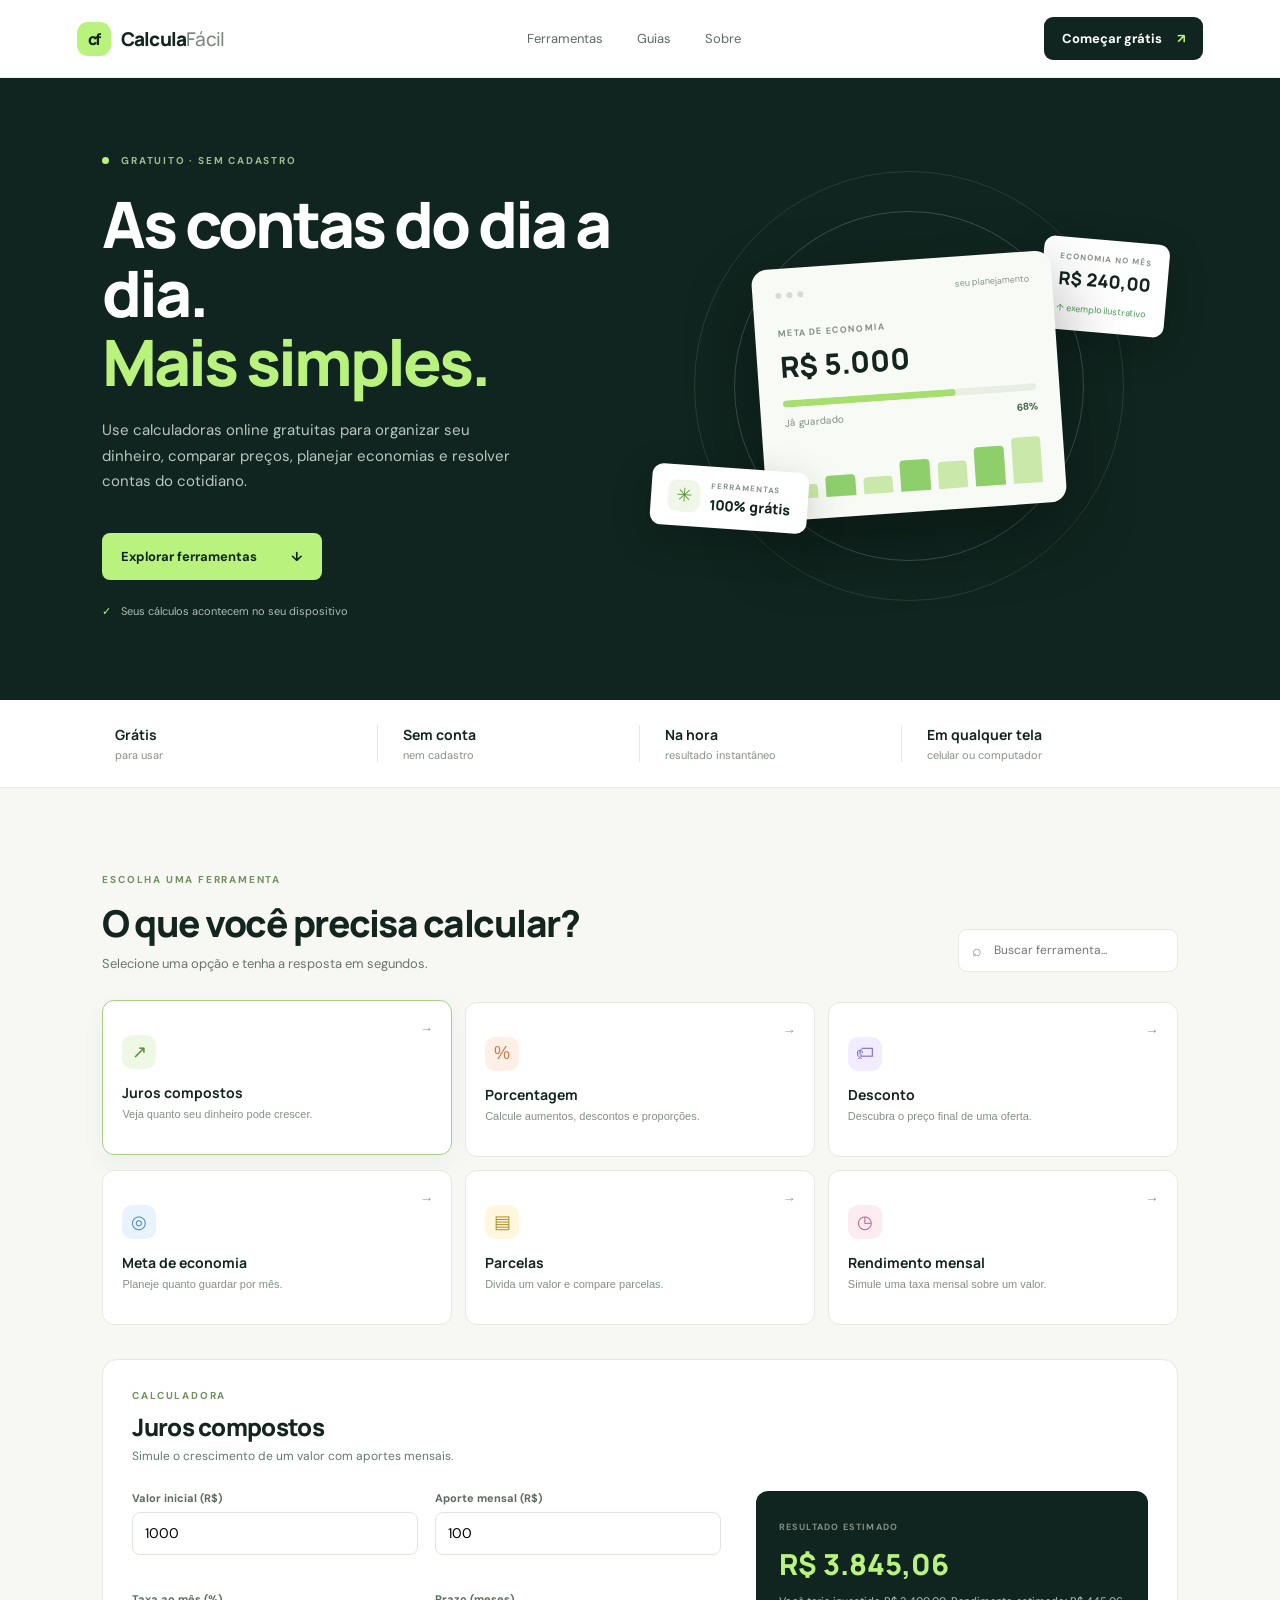
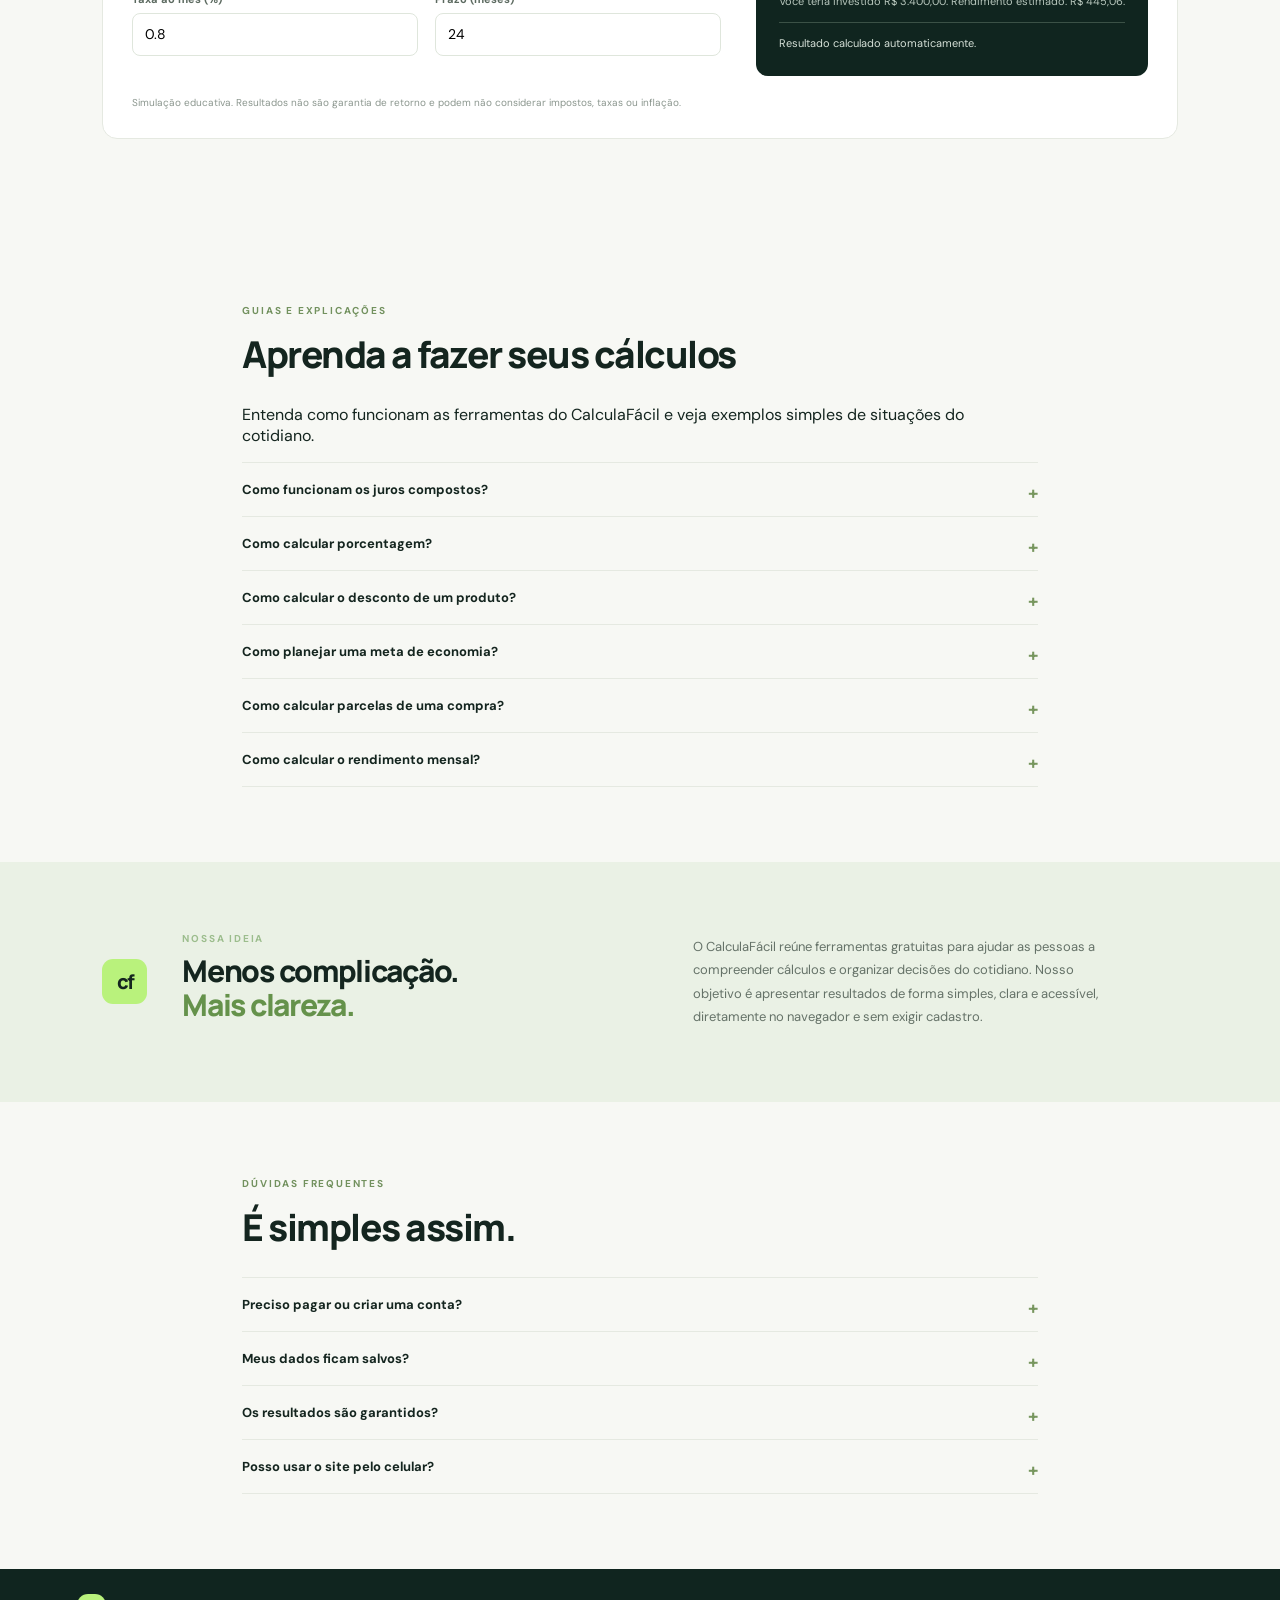
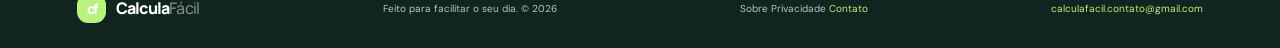
<file: index.html>
<!doctype html>
<html lang="pt-BR">
<head>
  <meta name="google-site-verification" content="8V2epVdqDcootqCVktabjpVio6Tk-6QARSicbjutKfI" />
  <meta charset="utf-8">
  <meta name="viewport" content="width=device-width, initial-scale=1">
  <meta name="description" content="Calculadoras online grátis de juros compostos, porcentagem, descontos, economia, parcelas e rendimento mensal. Faça cálculos simples e rápidos, sem cadastro.">
  <meta name="theme-color" content="#10251f">
  <meta name="robots" content="index, follow">
  <link rel="canonical" href="https://calculafacilbr.github.io/">
  <meta property="og:type" content="website">
  <meta property="og:title" content="CalculaFácil | Calculadoras Online Gratuitas">
  <meta property="og:description" content="Calcule juros compostos, porcentagens, descontos, parcelas e muito mais gratuitamente.">
  <meta property="og:url" content="https://calculafacilbr.github.io/">
  <title>Calculadoras Online Grátis | Juros, Descontos e Porcentagem – CalculaFácil</title>
  <link rel="stylesheet" href="style.css">
  <!-- Código de verificação do Google AdSense -->
  <script async src="https://pagead2.googlesyndication.com/pagead/js/adsbygoogle.js?client=ca-pub-6092790517336533"
       crossorigin="anonymous"></script>
</head>
<body>
<header class="topbar">
  <a class="brand" href="index.html" aria-label="CalculaFácil início">
    <span class="brand-mark">cf</span>
    <span>Calcula<span class="brand-light">Fácil</span></span>
  </a>
  <nav aria-label="Navegação principal">
    <a href="#ferramentas">Ferramentas</a>
    <a href="#guias">Guias</a>
    <a href="#sobre">Sobre</a>
  </nav>
  <a class="header-cta" href="#ferramentas">Começar grátis <span>↗</span></a>
</header>
<main>
  <section class="hero">
    <div class="hero-copy">
      <div class="eyebrow"><span class="dot"></span> GRATUITO · SEM CADASTRO</div>
      <h1>As contas do dia a dia.<br><em>Mais simples.</em></h1>
      <p>Use calculadoras online gratuitas para organizar seu dinheiro, comparar preços, planejar economias e resolver contas do cotidiano.</p>
      <a class="primary-btn" href="#ferramentas">Explorar ferramentas <span>↓</span></a>
      <div class="trust-line"><span>✓</span> Seus cálculos acontecem no seu dispositivo</div>
    </div>
    <div class="hero-art" aria-label="Ilustração de painel de cálculos">
      <div class="orbit orbit-one"></div>
      <div class="orbit orbit-two"></div>
      <div class="float-card card-a">
        <small>ECONOMIA NO MÊS</small>
        <strong>R$ 240,00</strong>
        <span class="positive">↑ exemplo ilustrativo</span>
      </div>
      <div class="calc-window">
        <div class="window-top"><i></i><i></i><i></i><span>seu planejamento</span></div>
        <div class="window-label">META DE ECONOMIA</div>
        <div class="window-value">R$ 5.000</div>
        <div class="progress"><span></span></div>
        <div class="window-foot"><span>Já guardado</span><b>68%</b></div>
        <div class="mini-bars">
          <b style="height:28%"></b>
          <b style="height:42%"></b>
          <b style="height:35%"></b>
          <b style="height:62%"></b>
          <b style="height:54%"></b>
          <b style="height:78%"></b>
          <b style="height:92%"></b>
        </div>
      </div>
      <div class="float-card card-b">
        <span class="spark">✳</span>
        <div><small>FERRAMENTAS</small><strong>100% grátis</strong></div>
      </div>
    </div>
  </section>
  <section class="stats" aria-label="Benefícios">
    <div><strong>Grátis</strong><span>para usar</span></div>
    <div><strong>Sem conta</strong><span>nem cadastro</span></div>
    <div><strong>Na hora</strong><span>resultado instantâneo</span></div>
    <div><strong>Em qualquer tela</strong><span>celular ou computador</span></div>
  </section>
  <section class="tools-section" id="ferramentas">
    <div class="section-heading">
      <div>
        <div class="eyebrow dark">ESCOLHA UMA FERRAMENTA</div>
        <h2>O que você precisa calcular?</h2>
        <p>Selecione uma opção e tenha a resposta em segundos.</p>
      </div>
      <div class="search-wrap">
        <span>⌕</span>
        <input id="search" type="search" placeholder="Buscar ferramenta..." aria-label="Buscar ferramenta">
      </div>
    </div>
    <div class="tool-grid" id="toolGrid">
      <button class="tool-card active" data-tool="juros">
        <span class="tool-icon green">↗</span>
        <span class="tool-title">Juros compostos</span>
        <span class="tool-desc">Veja quanto seu dinheiro pode crescer.</span>
        <span class="tool-arrow">→</span>
      </button>
      <button class="tool-card" data-tool="porcentagem">
        <span class="tool-icon peach">%</span>
        <span class="tool-title">Porcentagem</span>
        <span class="tool-desc">Calcule aumentos, descontos e proporções.</span>
        <span class="tool-arrow">→</span>
      </button>
      <button class="tool-card" data-tool="desconto">
        <span class="tool-icon lilac">🏷</span>
        <span class="tool-title">Desconto</span>
        <span class="tool-desc">Descubra o preço final de uma oferta.</span>
        <span class="tool-arrow">→</span>
      </button>
      <button class="tool-card" data-tool="meta">
        <span class="tool-icon blue">◎</span>
        <span class="tool-title">Meta de economia</span>
        <span class="tool-desc">Planeje quanto guardar por mês.</span>
        <span class="tool-arrow">→</span>
      </button>
      <button class="tool-card" data-tool="parcelas">
        <span class="tool-icon yellow">▤</span>
        <span class="tool-title">Parcelas</span>
        <span class="tool-desc">Divida um valor e compare parcelas.</span>
        <span class="tool-arrow">→</span>
      </button>
      <button class="tool-card" data-tool="rendimento">
        <span class="tool-icon pink">◷</span>
        <span class="tool-title">Rendimento mensal</span>
        <span class="tool-desc">Simule uma taxa mensal sobre um valor.</span>
        <span class="tool-arrow">→</span>
      </button>
    </div>
    <div class="calculator" id="calculator">
      <div class="calc-intro">
        <div class="eyebrow dark">CALCULADORA</div>
        <h3 id="calcTitle">Juros compostos</h3>
        <p id="calcDesc">Simule o crescimento de um valor com aportes mensais.</p>
      </div>
      <div class="calc-body">
        <div class="fields" id="fields"></div>
        <div class="result-panel">
          <span class="result-label">RESULTADO ESTIMADO</span>
          <strong id="result">R$ 0,00</strong>
          <p id="resultNote">Preencha os campos para calcular.</p>
          <div class="result-extra" id="extra"></div>
        </div>
      </div>
      <p class="disclaimer" id="disclaimer">Simulação educativa. Resultados não são garantia de retorno e podem não considerar impostos, taxas ou inflação.</p>
    </div>
  </section>
  <section class="faq" id="guias">
    <div class="eyebrow dark">GUIAS E EXPLICAÇÕES</div>
    <h2>Aprenda a fazer seus cálculos</h2>
    <p>Entenda como funcionam as ferramentas do CalculaFácil e veja exemplos simples de situações do cotidiano.</p>
    <details>
      <summary>Como funcionam os juros compostos?</summary>
      <p>Juros compostos são juros calculados sobre o valor inicial e também sobre os juros acumulados nos períodos anteriores. Por isso, o saldo pode crescer de forma progressiva ao longo do tempo.</p>
      <p>Por exemplo, um valor de R$ 1.000 aplicado a uma taxa hipotética de 1% ao mês, sem novos depósitos, chegaria a aproximadamente R$ 1.126,83 após 12 meses, antes de impostos e taxas.</p>
      <p>A calculadora permite simular cenários com valor inicial, taxa, prazo e aportes mensais, conforme os campos disponíveis. O resultado é uma estimativa matemática, não uma promessa de rentabilidade.</p>
    </details>
    <details>
      <summary>Como calcular porcentagem?</summary>
      <p>Porcentagem é uma maneira de representar uma parte de um total em relação a 100. Ela aparece em descontos, aumentos de preços, pesquisas, comparações e situações financeiras.</p>
      <p>Para descobrir 10% de R$ 500, transforme 10% em 0,10 e multiplique por 500. O resultado é R$ 50.</p>
      <p>Use a calculadora de porcentagem para encontrar valores percentuais e facilitar comparações sem precisar fazer a conta manualmente.</p>
    </details>
    <details>
      <summary>Como calcular o desconto de um produto?</summary>
      <p>Para calcular um desconto, primeiro identifique o preço original e o percentual oferecido. Depois, calcule a redução e subtraia esse valor do preço inicial.</p>
      <p>Exemplo: um produto custa R$ 200 e recebe 15% de desconto. A economia é de R$ 30, e o preço final fica em R$ 170.</p>
      <p>Compare o preço final e as condições da oferta antes de fazer uma compra.</p>
    </details>
    <details>
      <summary>Como planejar uma meta de economia?</summary>
      <p>Uma meta de economia ajuda a organizar o dinheiro necessário para alcançar um objetivo, como fazer uma viagem, comprar um produto ou formar uma reserva.</p>
      <p>Se a meta é guardar R$ 1.200 em 12 meses, sem considerar rendimentos, será necessário economizar R$ 100 por mês.</p>
      <p>Definir um prazo e um valor mensal facilita acompanhar o progresso e adaptar o planejamento à sua realidade.</p>
    </details>
    <details>
      <summary>Como calcular parcelas de uma compra?</summary>
      <p>Dividir o preço de uma compra em parcelas permite visualizar o valor de cada pagamento. Para parcelas iguais e sem juros, basta dividir o preço total pela quantidade de parcelas.</p>
      <p>Exemplo: uma compra de R$ 600 dividida em 6 parcelas iguais, sem juros, resulta em 6 pagamentos de R$ 100.</p>
      <p>Em compras reais, confira se existem juros, tarifas ou outros custos que alterem o valor total.</p>
    </details>
    <details>
      <summary>Como calcular o rendimento mensal?</summary>
      <p>O rendimento mensal representa o ganho estimado sobre um valor durante um mês, considerando determinada taxa.</p>
      <p>Por exemplo, uma taxa hipotética de 1% ao mês sobre R$ 1.000 corresponde a R$ 10 de rendimento em um mês, antes de eventuais impostos e taxas.</p>
      <p>O resultado real de um investimento depende das condições do produto, da tributação e das regras aplicáveis. Esta ferramenta é apenas educativa.</p>
    </details>
  </section>
  <section class="about" id="sobre">
    <div class="about-mark">cf</div>
    <div>
      <div class="eyebrow">NOSSA IDEIA</div>
      <h2>Menos complicação.<br><em>Mais clareza.</em></h2>
    </div>
    <p>O CalculaFácil reúne ferramentas gratuitas para ajudar as pessoas a compreender cálculos e organizar decisões do cotidiano. Nosso objetivo é apresentar resultados de forma simples, clara e acessível, diretamente no navegador e sem exigir cadastro.</p>
  </section>
  <section class="faq">
    <div class="eyebrow dark">DÚVIDAS FREQUENTES</div>
    <h2>É simples assim.</h2>
    <details>
      <summary>Preciso pagar ou criar uma conta?</summary>
      <p>Não. As ferramentas desta versão são gratuitas e não exigem cadastro.</p>
    </details>
    <details>
      <summary>Meus dados ficam salvos?</summary>
      <p>Os cálculos são feitos no navegador. O site não solicita dados bancários ou senhas para realizar as simulações. Ao fechar ou atualizar a página, os campos podem ser apagados.</p>
    </details>
    <details>
      <summary>Os resultados são garantidos?</summary>
      <p>Não. Os resultados são estimativas matemáticas para fins informativos. Eles não representam aconselhamento financeiro nem garantem resultados futuros. Confira as condições reais antes de tomar decisões.</p>
    </details>
    <details>
      <summary>Posso usar o site pelo celular?</summary>
      <p>Sim. O CalculaFácil foi desenvolvido para funcionar em navegadores de celulares, tablets e computadores.</p>
    </details>
  </section>
</main>
<footer>
  <a class="brand" href="index.html">
    <span class="brand-mark">cf</span>
    <span>Calcula<span class="brand-light">Fácil</span></span>
  </a>
  <span>Feito para facilitar o seu dia. © <span id="year"></span></span>
  <nav aria-label="Links institucionais">
    <a href="sobre.html">Sobre</a>
    <a href="privacidade.html">Privacidade</a>
    <a href="contato.html">Contato</a>
  </nav>
  <a href="mailto:calculafacil.contato@gmail.com">calculafacil.contato@gmail.com</a>
</footer>
<script src="script.js"></script>
</body>
</html>
</file>
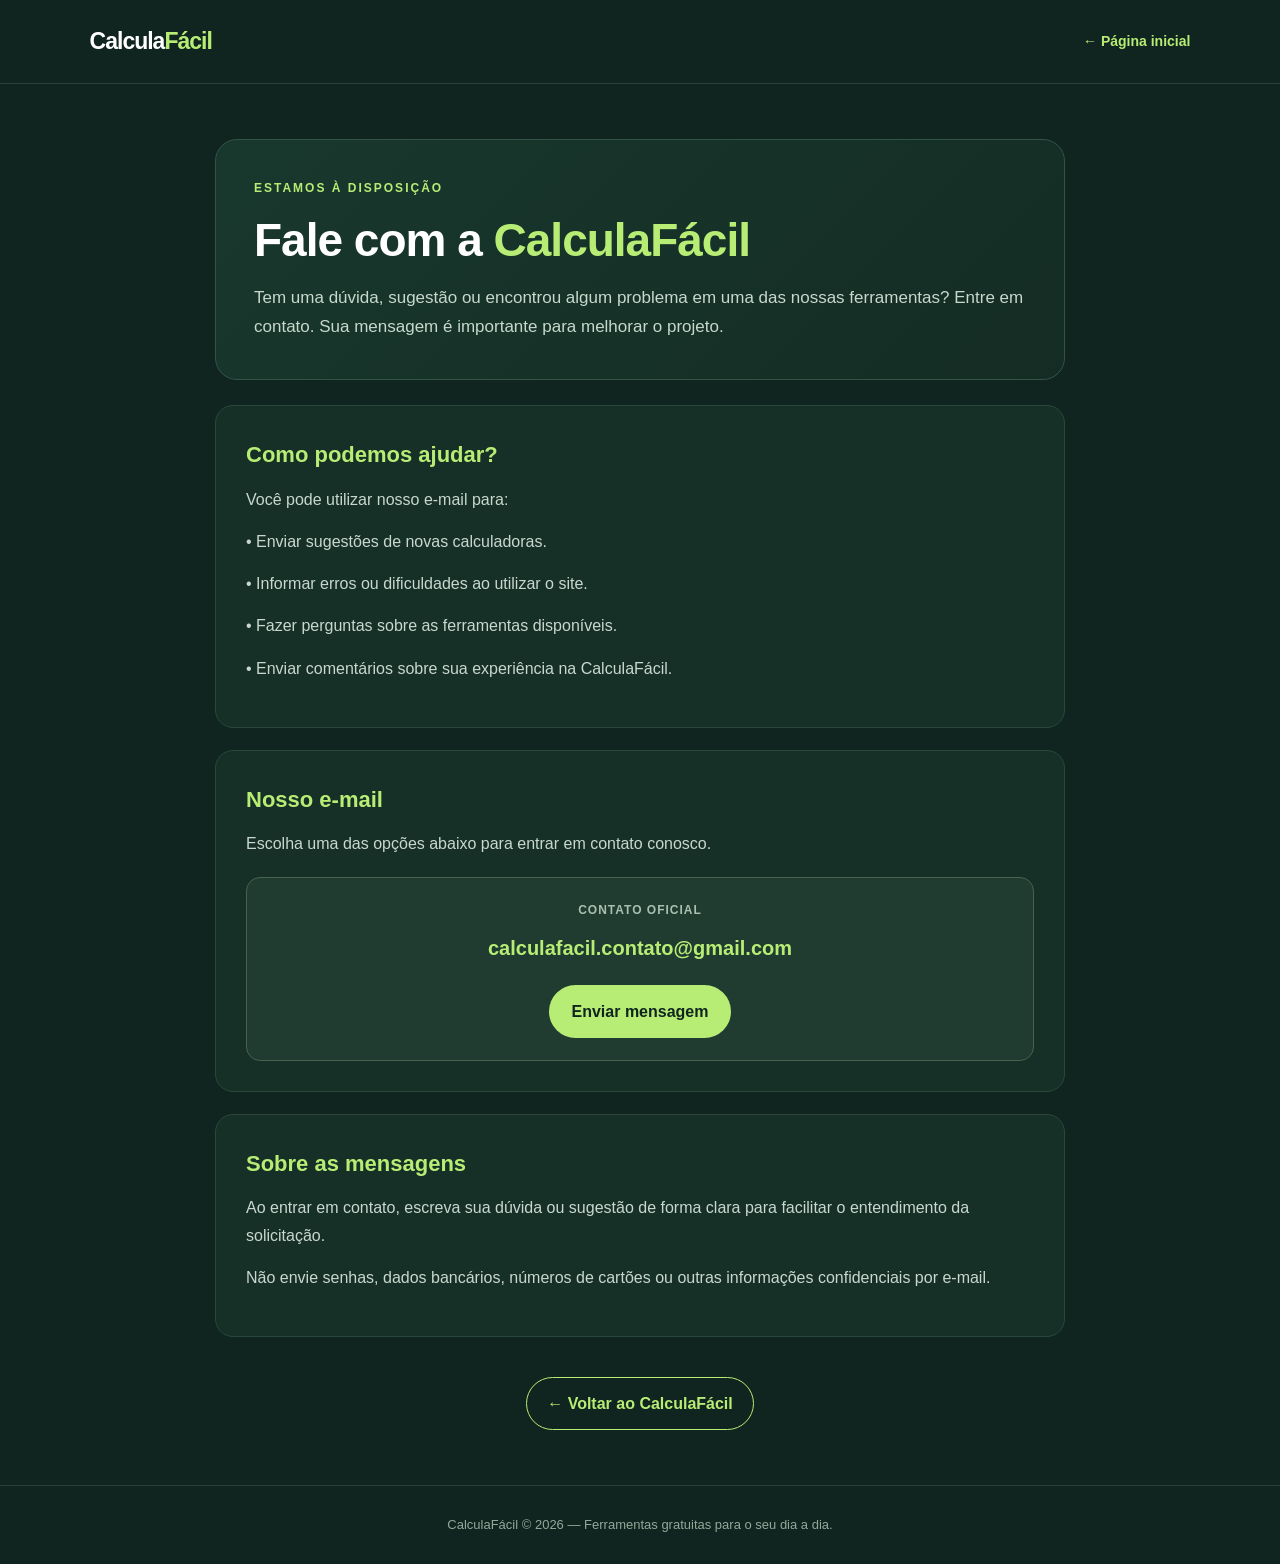
<file: contato.html>
<!DOCTYPE html>
<html lang="pt-BR">
<head>
  <meta charset="UTF-8">
  <meta name="viewport" content="width=device-width, initial-scale=1.0">

  <title>Contato | CalculaFácil</title>
  <meta name="description" content="Entre em contato com a CalculaFácil para enviar dúvidas, sugestões ou informar problemas nas calculadoras gratuitas.">
  <meta name="robots" content="index, follow">
  <link rel="canonical" href="https://calculafacilbr.github.io/contato.html">

  <style>
    * {
      box-sizing: border-box;
    }

    body {
      margin: 0;
      background: #10251f;
      color: #edf5ef;
      font-family: Arial, Helvetica, sans-serif;
      line-height: 1.7;
    }

    a {
      color: #b8ed75;
    }

    .top {
      padding: 22px 7%;
      border-bottom: 1px solid #294238;
      display: flex;
      align-items: center;
      justify-content: space-between;
      gap: 15px;
    }

    .brand {
      color: #ffffff;
      text-decoration: none;
      font-size: 23px;
      font-weight: 800;
      letter-spacing: -1px;
    }

    .brand span {
      color: #b8ed75;
    }

    .back {
      color: #b8ed75;
      text-decoration: none;
      font-size: 14px;
      font-weight: bold;
    }

    .container {
      width: min(850px, 90%);
      margin: 55px auto;
    }

    .hero {
      padding: 38px;
      border: 1px solid #345347;
      border-radius: 22px;
      background: linear-gradient(135deg, #19382d, #142c24);
      margin-bottom: 25px;
    }

    .tag {
      color: #b8ed75;
      font-size: 12px;
      font-weight: bold;
      letter-spacing: 2px;
      text-transform: uppercase;
    }

    h1 {
      color: #ffffff;
      font-size: clamp(32px, 6vw, 46px);
      line-height: 1.2;
      margin: 15px 0;
      letter-spacing: -1px;
    }

    h1 span {
      color: #b8ed75;
    }

    .hero p {
      color: #c7d8cd;
      font-size: 17px;
      margin-bottom: 0;
    }

    .section {
      padding: 30px;
      margin-bottom: 22px;
      border-radius: 18px;
      border: 1px solid #29483b;
      background: #173027;
    }

    h2 {
      color: #b8ed75;
      font-size: 22px;
      margin: 0 0 12px;
    }

    p {
      color: #c8d8cf;
      margin: 8px 0 15px;
    }

    .email-card {
      margin-top: 20px;
      padding: 22px;
      border: 1px solid #45634e;
      border-radius: 14px;
      background: #203c30;
      text-align: center;
    }

    .email-label {
      display: block;
      color: #a9c0b0;
      font-size: 12px;
      font-weight: bold;
      letter-spacing: 1px;
      margin-bottom: 10px;
    }

    .email {
      display: inline-block;
      color: #b8ed75;
      font-size: clamp(16px, 4vw, 20px);
      font-weight: bold;
      overflow-wrap: anywhere;
      text-decoration: none;
    }

    .email:hover {
      text-decoration: underline;
    }

    .contact-button {
      display: inline-block;
      margin-top: 20px;
      padding: 13px 23px;
      border-radius: 30px;
      background: #b8ed75;
      color: #10251f;
      text-decoration: none;
      font-weight: bold;
    }

    .home-button {
      display: inline-block;
      margin-top: 10px;
      padding: 12px 20px;
      border: 1px solid #b8ed75;
      border-radius: 30px;
      color: #b8ed75;
      text-decoration: none;
      font-weight: bold;
    }

    footer {
      text-align: center;
      padding: 28px 15px;
      border-top: 1px solid #294238;
      color: #91a99a;
      font-size: 13px;
    }

    @media (max-width: 600px) {
      .top {
        padding: 18px 5%;
      }

      .container {
        margin: 30px auto;
      }

      .hero {
        padding: 25px;
      }

      .section {
        padding: 22px;
      }

      .back {
        font-size: 12px;
      }
    }
  </style>
</head>

<body>

  <header class="top">
    <a class="brand" href="index.html">Calcula<span>Fácil</span></a>
    <a class="back" href="index.html">← Página inicial</a>
  </header>

  <main class="container">

    <section class="hero">
      <div class="tag">Estamos à disposição</div>
      <h1>Fale com a <span>CalculaFácil</span></h1>
      <p>Tem uma dúvida, sugestão ou encontrou algum problema em uma das nossas ferramentas? Entre em contato. Sua mensagem é importante para melhorar o projeto.</p>
    </section>

    <section class="section">
      <h2>Como podemos ajudar?</h2>
      <p>Você pode utilizar nosso e-mail para:</p>

      <p>• Enviar sugestões de novas calculadoras.</p>
      <p>• Informar erros ou dificuldades ao utilizar o site.</p>
      <p>• Fazer perguntas sobre as ferramentas disponíveis.</p>
      <p>• Enviar comentários sobre sua experiência na CalculaFácil.</p>
    </section>

    <section class="section">
      <h2>Nosso e-mail</h2>
      <p>Escolha uma das opções abaixo para entrar em contato conosco.</p>

      <div class="email-card">
        <span class="email-label">CONTATO OFICIAL</span>
        <a class="email" href="mailto:calculafacil.contato@gmail.com">calculafacil.contato@gmail.com</a>
        <br>
        <a class="contact-button" href="mailto:calculafacil.contato@gmail.com">Enviar mensagem</a>
      </div>
    </section>

    <section class="section">
      <h2>Sobre as mensagens</h2>
      <p>Ao entrar em contato, escreva sua dúvida ou sugestão de forma clara para facilitar o entendimento da solicitação.</p>
      <p>Não envie senhas, dados bancários, números de cartões ou outras informações confidenciais por e-mail.</p>
    </section>

    <div style="text-align:center; margin:30px 0;">
      <a class="home-button" href="index.html">← Voltar ao CalculaFácil</a>
    </div>

  </main>

  <footer>
    CalculaFácil © 2026 — Ferramentas gratuitas para o seu dia a dia.
  </footer>

</body>
</html>
</file>
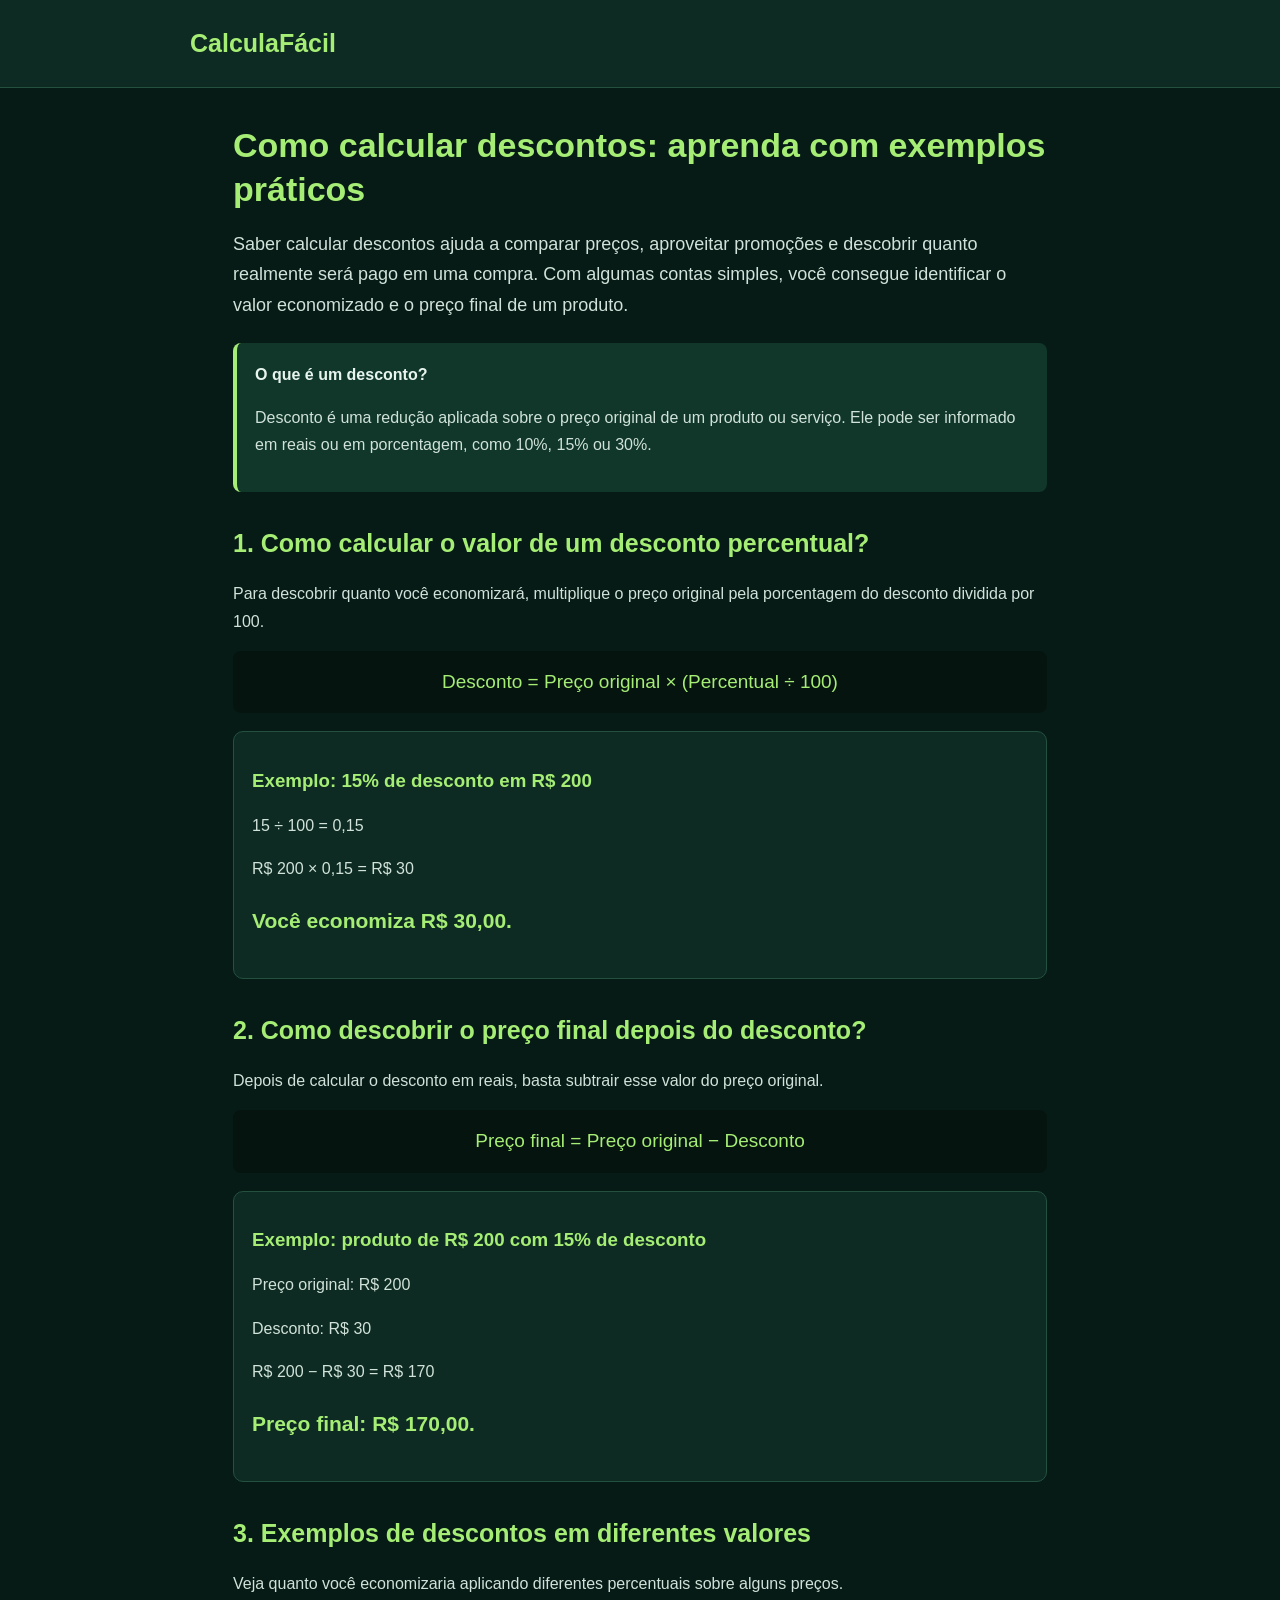
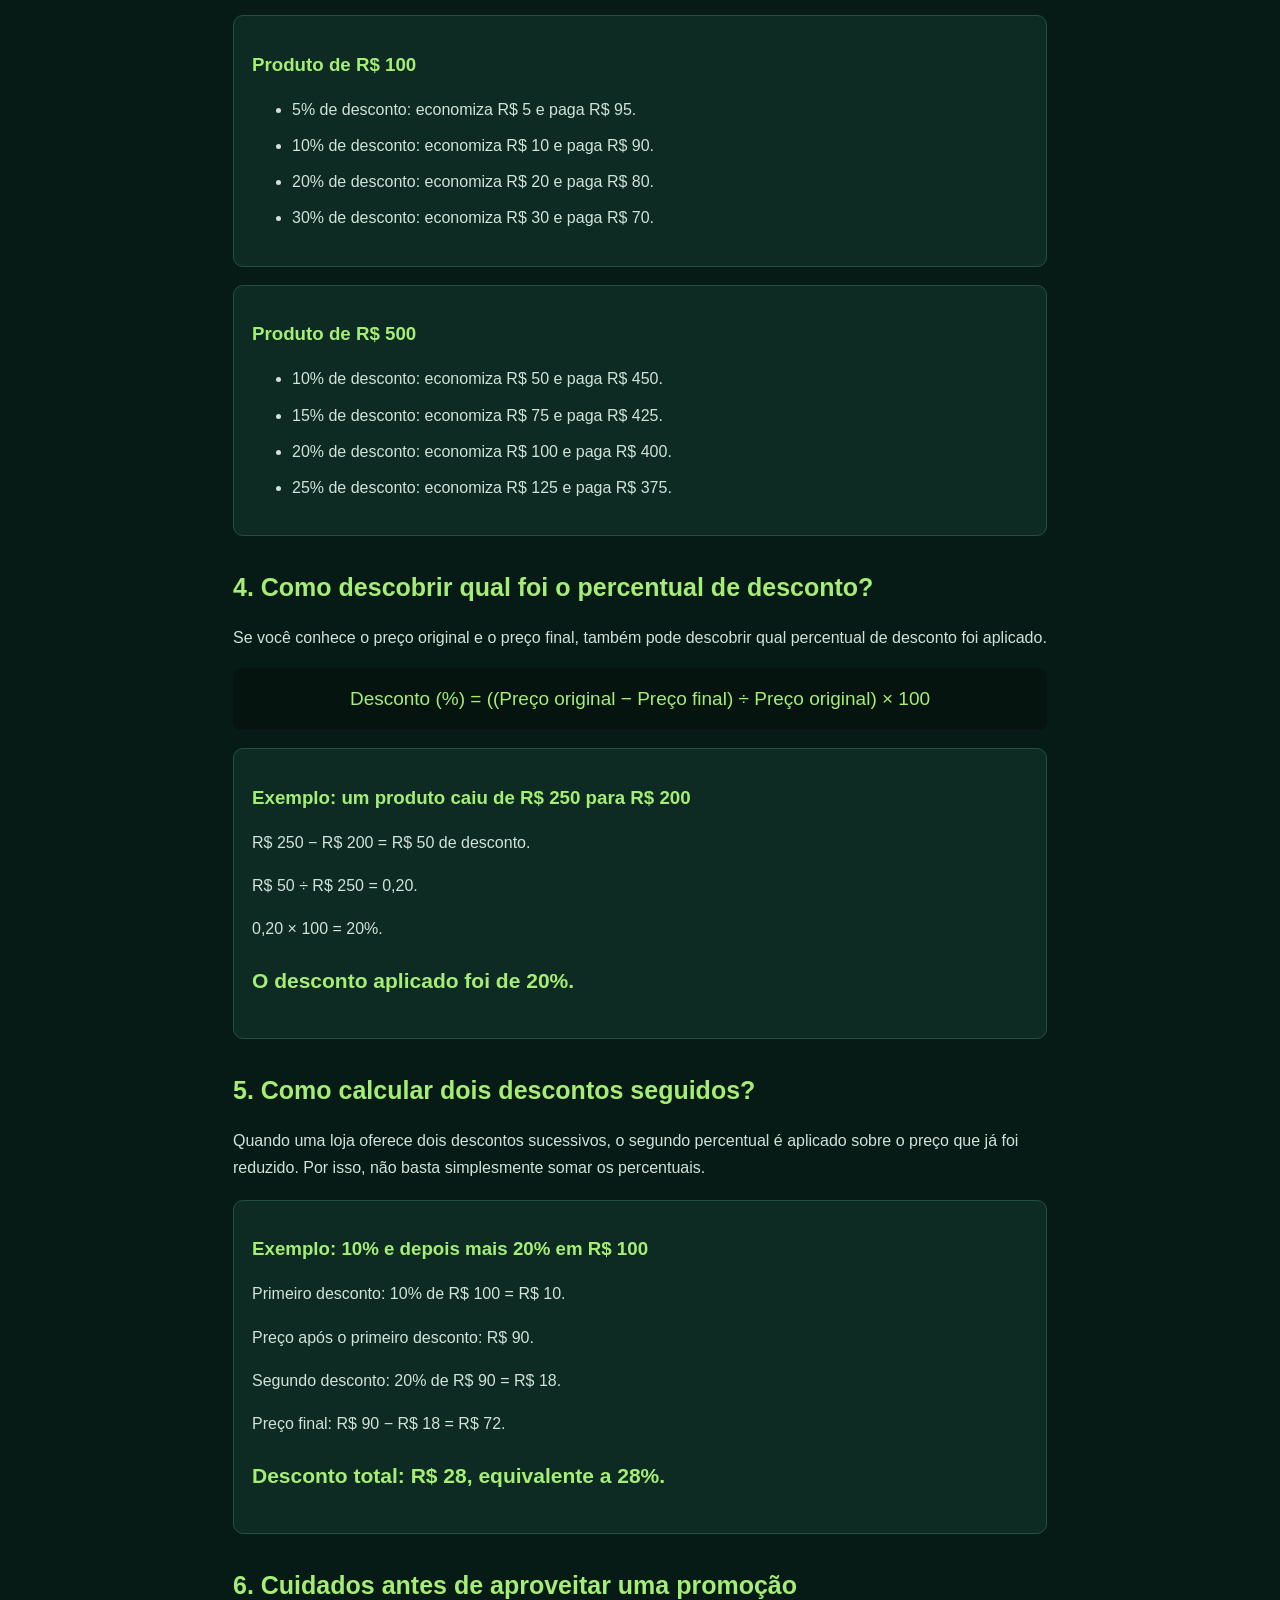
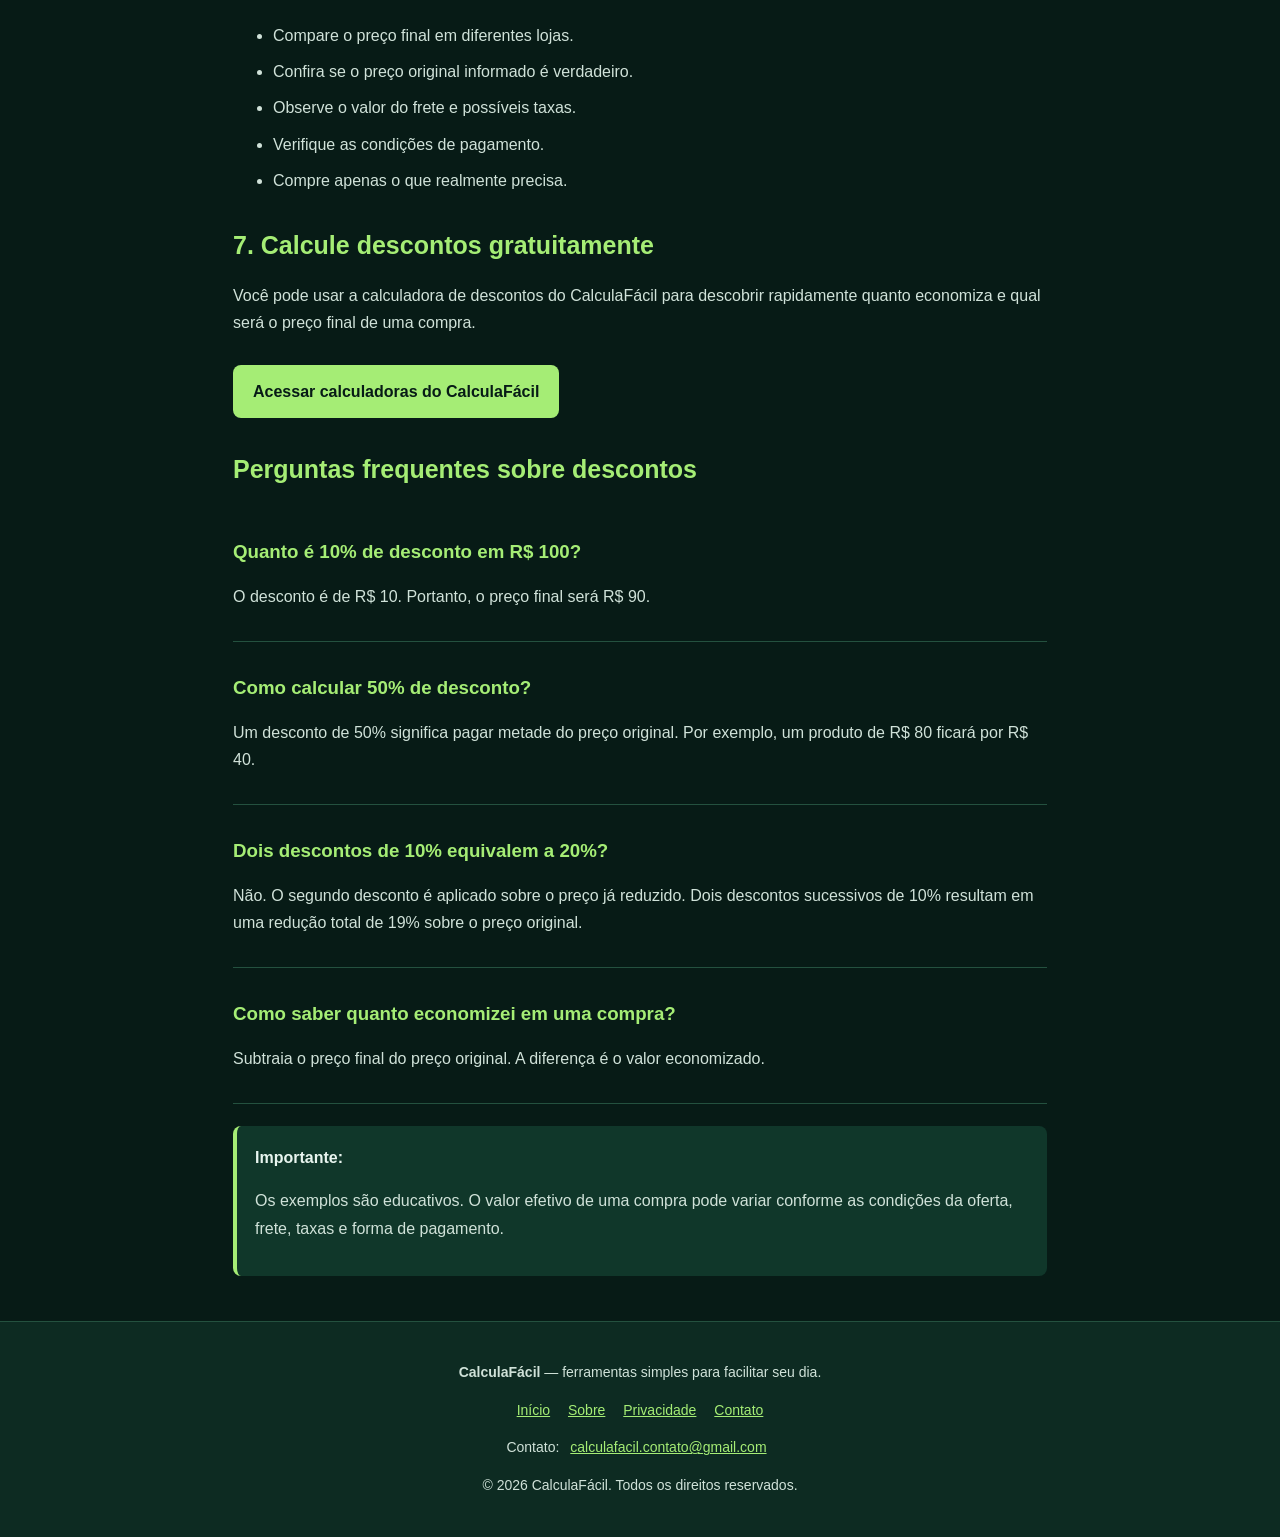
<file: descontos.html>
<!DOCTYPE html>
<html lang="pt-BR">
<head>
  <meta charset="UTF-8">
  <meta name="viewport" content="width=device-width, initial-scale=1.0">

  <title>Como Calcular Descontos: Guia com Exemplos | CalculaFácil</title>
  <meta name="description" content="Aprenda a calcular descontos, descobrir o preço final e saber quanto economizar em compras. Guia gratuito com fórmulas e exemplos práticos.">
  <meta name="robots" content="index, follow">
  <link rel="canonical" href="https://calculafacilbr.github.io/descontos.html">

  <style>
    * {
      box-sizing: border-box;
    }

    body {
      margin: 0;
      background: #071b16;
      color: #e8f5ef;
      font-family: Arial, sans-serif;
      line-height: 1.7;
    }

    header {
      background: #0d2b22;
      padding: 22px 16px;
      border-bottom: 1px solid #24513f;
    }

    .topo {
      max-width: 900px;
      margin: auto;
    }

    .logo {
      color: #a5ed75;
      font-size: 25px;
      font-weight: bold;
      text-decoration: none;
    }

    main {
      max-width: 850px;
      margin: 35px auto;
      padding: 0 18px;
    }

    h1, h2, h3 {
      color: #a5ed75;
      line-height: 1.3;
    }

    h1 {
      font-size: 34px;
      margin-bottom: 12px;
    }

    h2 {
      margin-top: 35px;
      font-size: 25px;
    }

    p {
      color: #d0e2d9;
    }

    .introducao {
      font-size: 18px;
    }

    .destaque {
      background: #10372a;
      border-left: 4px solid #a5ed75;
      padding: 18px;
      border-radius: 8px;
      margin: 22px 0;
    }

    .exemplo {
      background: #0d2b22;
      border: 1px solid #24513f;
      border-radius: 10px;
      padding: 18px;
      margin: 18px 0;
    }

    .resultado {
      color: #a5ed75;
      font-size: 21px;
      font-weight: bold;
    }

    .formula {
      background: #06140f;
      padding: 15px;
      border-radius: 8px;
      color: #a5ed75;
      font-size: 19px;
      text-align: center;
      overflow-wrap: anywhere;
    }

    li {
      color: #d0e2d9;
      margin-bottom: 9px;
    }

    a {
      color: #a5ed75;
    }

    .botao {
      display: inline-block;
      background: #a5ed75;
      color: #071b16;
      text-decoration: none;
      padding: 13px 20px;
      border-radius: 8px;
      font-weight: bold;
      margin-top: 12px;
    }

    .pergunta {
      border-bottom: 1px solid #24513f;
      padding: 15px 0;
    }

    footer {
      background: #0d2b22;
      border-top: 1px solid #24513f;
      padding: 25px 18px;
      text-align: center;
      margin-top: 45px;
    }

    footer p {
      font-size: 14px;
    }

    footer a {
      margin: 0 7px;
    }

    @media (max-width: 600px) {
      h1 {
        font-size: 28px;
      }

      h2 {
        font-size: 22px;
      }
    }
  </style>
</head>

<body>

  <header>
    <div class="topo">
      <a class="logo" href="index.html">CalculaFácil</a>
    </div>
  </header>

  <main>

    <h1>Como calcular descontos: aprenda com exemplos práticos</h1>

    <p class="introducao">
      Saber calcular descontos ajuda a comparar preços, aproveitar
      promoções e descobrir quanto realmente será pago em uma compra.
      Com algumas contas simples, você consegue identificar o valor
      economizado e o preço final de um produto.
    </p>

    <div class="destaque">
      <strong>O que é um desconto?</strong>
      <p>
        Desconto é uma redução aplicada sobre o preço original de um
        produto ou serviço. Ele pode ser informado em reais ou em
        porcentagem, como 10%, 15% ou 30%.
      </p>
    </div>

    <h2>1. Como calcular o valor de um desconto percentual?</h2>

    <p>
      Para descobrir quanto você economizará, multiplique o preço
      original pela porcentagem do desconto dividida por 100.
    </p>

    <div class="formula">
      Desconto = Preço original × (Percentual ÷ 100)
    </div>

    <div class="exemplo">
      <h3>Exemplo: 15% de desconto em R$ 200</h3>
      <p>15 ÷ 100 = 0,15</p>
      <p>R$ 200 × 0,15 = R$ 30</p>
      <p class="resultado">Você economiza R$ 30,00.</p>
    </div>

    <h2>2. Como descobrir o preço final depois do desconto?</h2>

    <p>
      Depois de calcular o desconto em reais, basta subtrair esse
      valor do preço original.
    </p>

    <div class="formula">
      Preço final = Preço original − Desconto
    </div>

    <div class="exemplo">
      <h3>Exemplo: produto de R$ 200 com 15% de desconto</h3>
      <p>Preço original: R$ 200</p>
      <p>Desconto: R$ 30</p>
      <p>R$ 200 − R$ 30 = R$ 170</p>
      <p class="resultado">Preço final: R$ 170,00.</p>
    </div>

    <h2>3. Exemplos de descontos em diferentes valores</h2>

    <p>
      Veja quanto você economizaria aplicando diferentes percentuais
      sobre alguns preços.
    </p>

    <div class="exemplo">
      <h3>Produto de R$ 100</h3>
      <ul>
        <li>5% de desconto: economiza R$ 5 e paga R$ 95.</li>
        <li>10% de desconto: economiza R$ 10 e paga R$ 90.</li>
        <li>20% de desconto: economiza R$ 20 e paga R$ 80.</li>
        <li>30% de desconto: economiza R$ 30 e paga R$ 70.</li>
      </ul>
    </div>

    <div class="exemplo">
      <h3>Produto de R$ 500</h3>
      <ul>
        <li>10% de desconto: economiza R$ 50 e paga R$ 450.</li>
        <li>15% de desconto: economiza R$ 75 e paga R$ 425.</li>
        <li>20% de desconto: economiza R$ 100 e paga R$ 400.</li>
        <li>25% de desconto: economiza R$ 125 e paga R$ 375.</li>
      </ul>
    </div>

    <h2>4. Como descobrir qual foi o percentual de desconto?</h2>

    <p>
      Se você conhece o preço original e o preço final, também pode
      descobrir qual percentual de desconto foi aplicado.
    </p>

    <div class="formula">
      Desconto (%) = ((Preço original − Preço final) ÷ Preço original) × 100
    </div>

    <div class="exemplo">
      <h3>Exemplo: um produto caiu de R$ 250 para R$ 200</h3>
      <p>R$ 250 − R$ 200 = R$ 50 de desconto.</p>
      <p>R$ 50 ÷ R$ 250 = 0,20.</p>
      <p>0,20 × 100 = 20%.</p>
      <p class="resultado">O desconto aplicado foi de 20%.</p>
    </div>

    <h2>5. Como calcular dois descontos seguidos?</h2>

    <p>
      Quando uma loja oferece dois descontos sucessivos, o segundo
      percentual é aplicado sobre o preço que já foi reduzido.
      Por isso, não basta simplesmente somar os percentuais.
    </p>

    <div class="exemplo">
      <h3>Exemplo: 10% e depois mais 20% em R$ 100</h3>
      <p>Primeiro desconto: 10% de R$ 100 = R$ 10.</p>
      <p>Preço após o primeiro desconto: R$ 90.</p>
      <p>Segundo desconto: 20% de R$ 90 = R$ 18.</p>
      <p>Preço final: R$ 90 − R$ 18 = R$ 72.</p>
      <p class="resultado">Desconto total: R$ 28, equivalente a 28%.</p>
    </div>

    <h2>6. Cuidados antes de aproveitar uma promoção</h2>

    <ul>
      <li>Compare o preço final em diferentes lojas.</li>
      <li>Confira se o preço original informado é verdadeiro.</li>
      <li>Observe o valor do frete e possíveis taxas.</li>
      <li>Verifique as condições de pagamento.</li>
      <li>Compre apenas o que realmente precisa.</li>
    </ul>

    <h2>7. Calcule descontos gratuitamente</h2>

    <p>
      Você pode usar a calculadora de descontos do CalculaFácil para
      descobrir rapidamente quanto economiza e qual será o preço
      final de uma compra.
    </p>

    <a class="botao" href="index.html#ferramentas">
      Acessar calculadoras do CalculaFácil
    </a>

    <h2>Perguntas frequentes sobre descontos</h2>

    <div class="pergunta">
      <h3>Quanto é 10% de desconto em R$ 100?</h3>
      <p>
        O desconto é de R$ 10. Portanto, o preço final será R$ 90.
      </p>
    </div>

    <div class="pergunta">
      <h3>Como calcular 50% de desconto?</h3>
      <p>
        Um desconto de 50% significa pagar metade do preço original.
        Por exemplo, um produto de R$ 80 ficará por R$ 40.
      </p>
    </div>

    <div class="pergunta">
      <h3>Dois descontos de 10% equivalem a 20%?</h3>
      <p>
        Não. O segundo desconto é aplicado sobre o preço já reduzido.
        Dois descontos sucessivos de 10% resultam em uma redução total
        de 19% sobre o preço original.
      </p>
    </div>

    <div class="pergunta">
      <h3>Como saber quanto economizei em uma compra?</h3>
      <p>
        Subtraia o preço final do preço original. A diferença é o
        valor economizado.
      </p>
    </div>

    <div class="destaque">
      <strong>Importante:</strong>
      <p>
        Os exemplos são educativos. O valor efetivo de uma compra
        pode variar conforme as condições da oferta, frete, taxas
        e forma de pagamento.
      </p>
    </div>

  </main>

  <footer>
    <p><strong>CalculaFácil</strong> — ferramentas simples para facilitar seu dia.</p>
    <p>
      <a href="index.html">Início</a>
      <a href="sobre.html">Sobre</a>
      <a href="privacidade.html">Privacidade</a>
      <a href="contato.html">Contato</a>
    </p>
    <p>
      Contato:
      <a href="mailto:calculafacil.contato@gmail.com">
        calculafacil.contato@gmail.com
      </a>
    </p>
    <p>© 2026 CalculaFácil. Todos os direitos reservados.</p>
  </footer>

</body>
</html>
</file>
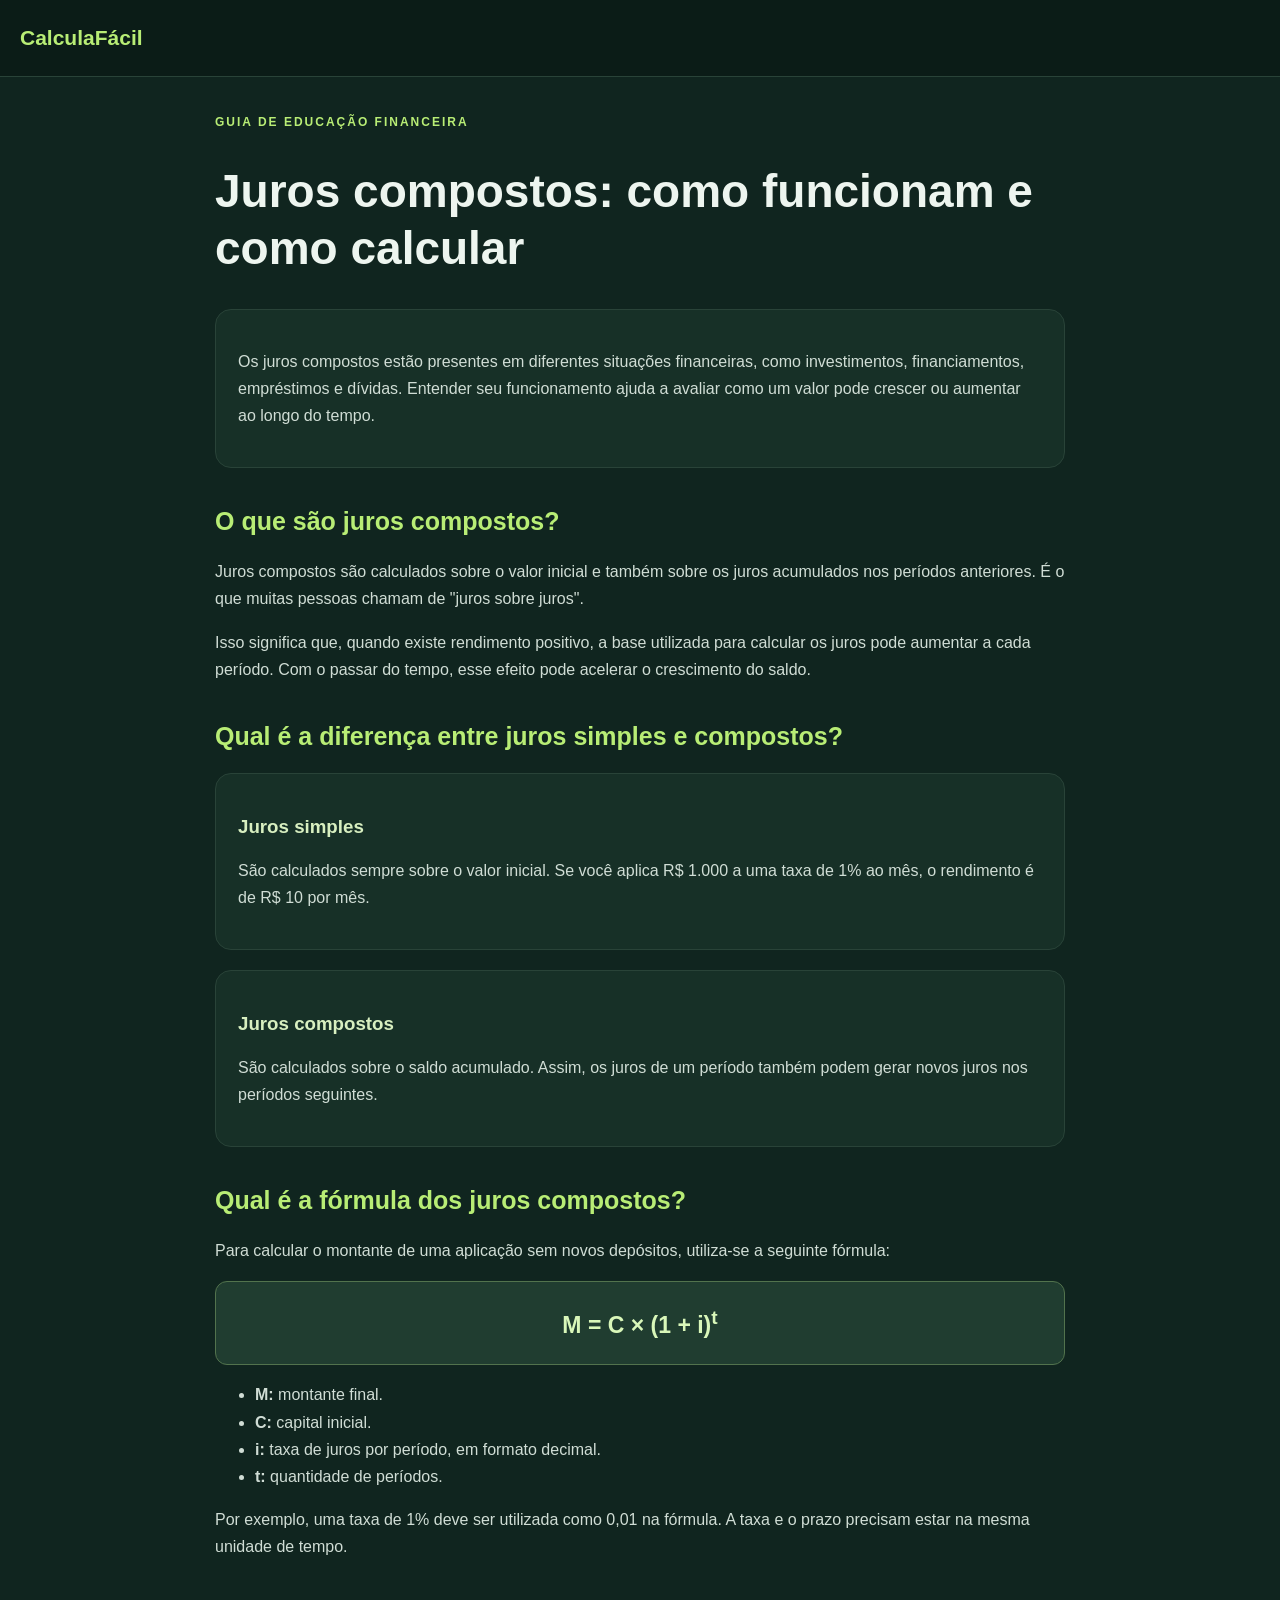
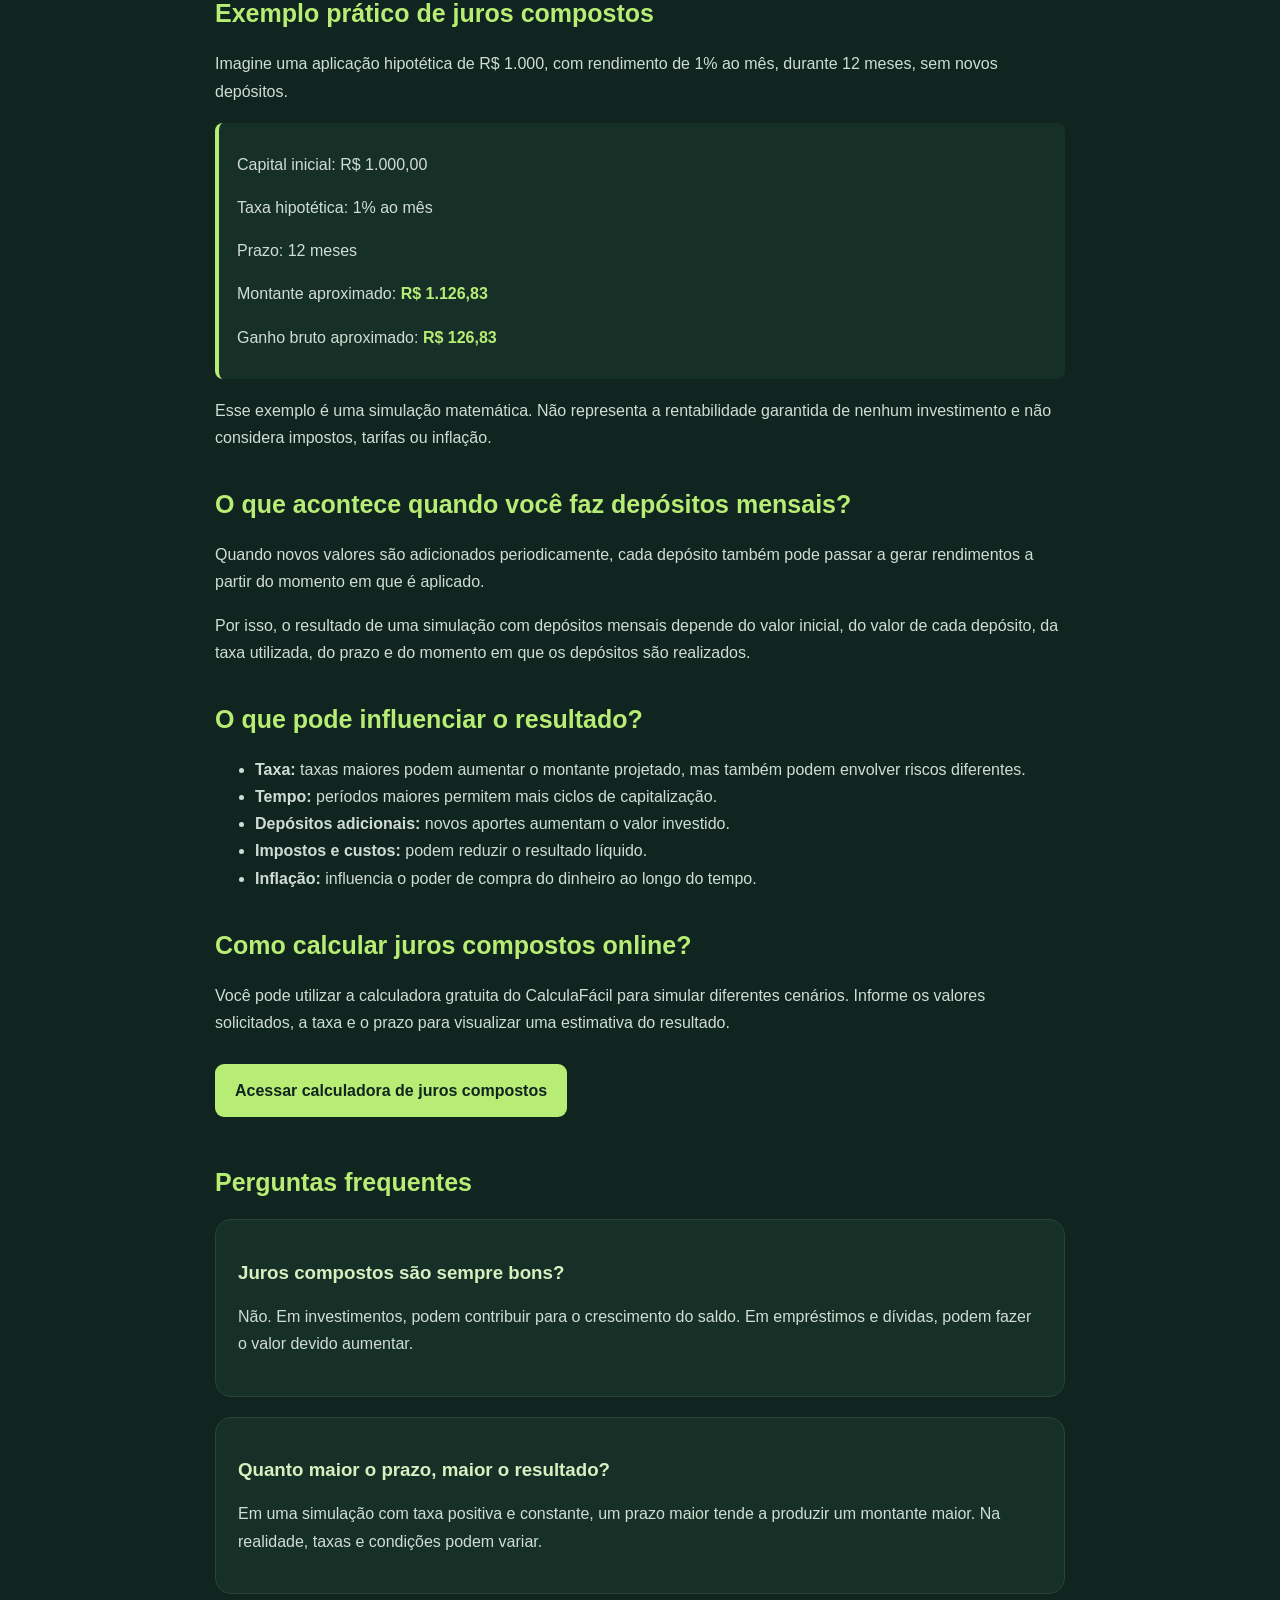
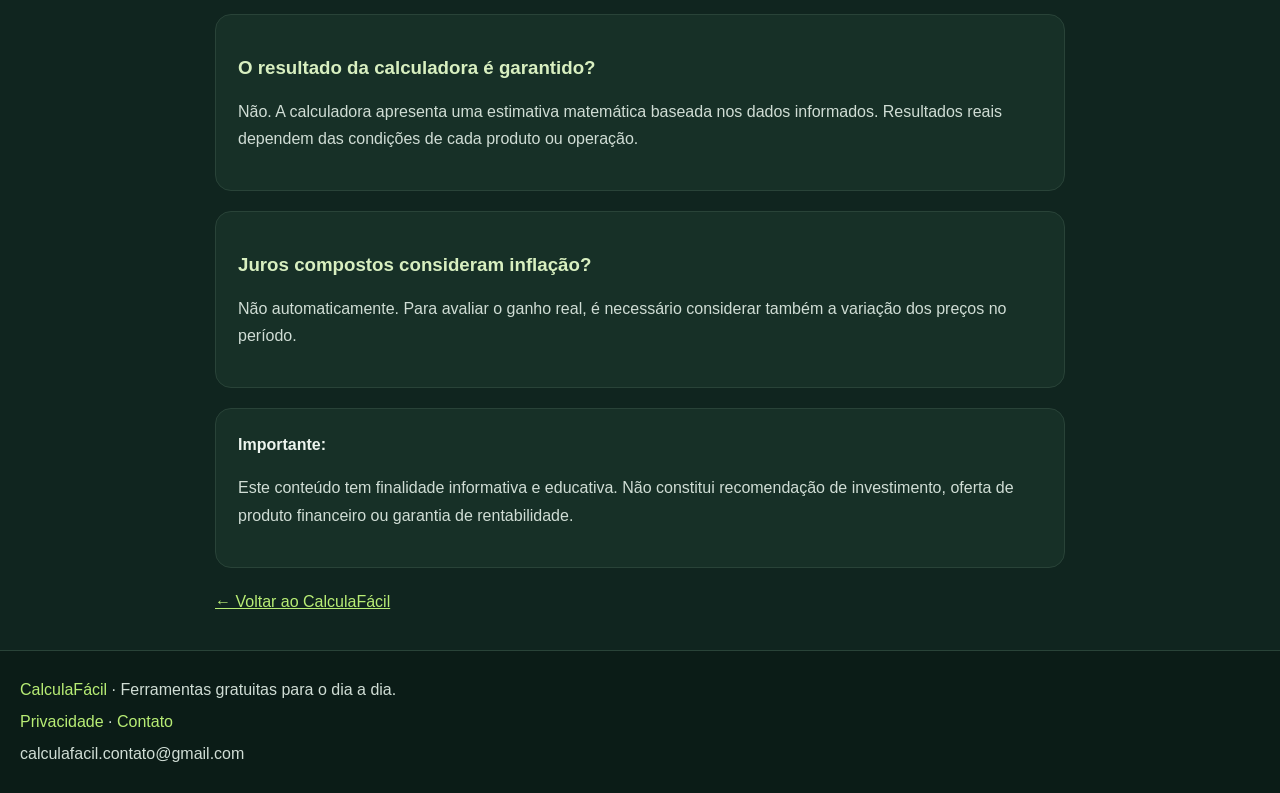
<file: juros-compostos.html>
<!DOCTYPE html>
<html lang="pt-BR">
<head>
  <meta charset="UTF-8">
  <meta name="viewport" content="width=device-width, initial-scale=1">
  <meta name="description" content="Entenda como funcionam os juros compostos, veja a fórmula, exemplos práticos e como calcular o crescimento de um valor ao longo do tempo.">
  <meta name="theme-color" content="#10251f">
  <title>Juros Compostos: Como Funcionam e Como Calcular | CalculaFácil</title>
  <link rel="canonical" href="https://calculafacilbr.github.io/juros-compostos.html">
  <style>
    * { box-sizing: border-box; }
    body {
      margin: 0;
      background: #10251f;
      color: #edf5ef;
      font-family: Arial, sans-serif;
      line-height: 1.7;
    }
    header, footer {
      padding: 20px;
      background: #0b1c17;
      border-bottom: 1px solid #294338;
    }
    header a, footer a { color: #b8ed75; text-decoration: none; }
    .brand { font-size: 21px; font-weight: bold; }
    main {
      width: min(850px, 92%);
      margin: 35px auto;
    }
    .eyebrow {
      color: #b8ed75;
      font-size: 12px;
      font-weight: bold;
      letter-spacing: 2px;
    }
    h1, h2, h3 { line-height: 1.25; }
    h1 { font-size: clamp(30px, 6vw, 46px); }
    h2 { margin-top: 38px; color: #b8ed75; font-size: 25px; }
    h3 { color: #d8efc0; }
    p, li { color: #d0ddd5; }
    .intro, .card {
      padding: 22px;
      background: #173027;
      border: 1px solid #294338;
      border-radius: 16px;
      margin: 20px 0;
    }
    .formula {
      padding: 20px;
      text-align: center;
      background: #203d30;
      border: 1px solid #52734d;
      border-radius: 12px;
      color: #d9f7b9;
      font-size: 23px;
      font-weight: bold;
      overflow-wrap: anywhere;
    }
    .example {
      border-left: 4px solid #b8ed75;
      padding: 12px 18px;
      background: #173027;
      border-radius: 8px;
      margin: 18px 0;
    }
    .highlight { color: #b8ed75; font-weight: bold; }
    .button {
      display: inline-block;
      padding: 13px 20px;
      margin: 12px 0;
      background: #b8ed75;
      color: #10251f;
      border-radius: 9px;
      text-decoration: none;
      font-weight: bold;
    }
    a { color: #b8ed75; }
    footer { border-top: 1px solid #294338; border-bottom: 0; }
    footer p { margin: 5px 0; }
  </style>
</head>
<body>
  <header>
    <a class="brand" href="index.html">CalculaFácil</a>
  </header>

  <main>
    <div class="eyebrow">GUIA DE EDUCAÇÃO FINANCEIRA</div>
    <h1>Juros compostos: como funcionam e como calcular</h1>

    <div class="intro">
      <p>
        Os juros compostos estão presentes em diferentes situações financeiras,
        como investimentos, financiamentos, empréstimos e dívidas.
        Entender seu funcionamento ajuda a avaliar como um valor pode crescer
        ou aumentar ao longo do tempo.
      </p>
    </div>

    <h2>O que são juros compostos?</h2>
    <p>
      Juros compostos são calculados sobre o valor inicial e também sobre
      os juros acumulados nos períodos anteriores. É o que muitas pessoas
      chamam de "juros sobre juros".
    </p>
    <p>
      Isso significa que, quando existe rendimento positivo, a base utilizada
      para calcular os juros pode aumentar a cada período. Com o passar do
      tempo, esse efeito pode acelerar o crescimento do saldo.
    </p>

    <h2>Qual é a diferença entre juros simples e compostos?</h2>
    <div class="card">
      <h3>Juros simples</h3>
      <p>
        São calculados sempre sobre o valor inicial. Se você aplica R$ 1.000
        a uma taxa de 1% ao mês, o rendimento é de R$ 10 por mês.
      </p>
    </div>
    <div class="card">
      <h3>Juros compostos</h3>
      <p>
        São calculados sobre o saldo acumulado. Assim, os juros de um período
        também podem gerar novos juros nos períodos seguintes.
      </p>
    </div>

    <h2>Qual é a fórmula dos juros compostos?</h2>
    <p>
      Para calcular o montante de uma aplicação sem novos depósitos,
      utiliza-se a seguinte fórmula:
    </p>
    <div class="formula">
      M = C × (1 + i)<sup>t</sup>
    </div>
    <ul>
      <li><strong>M:</strong> montante final.</li>
      <li><strong>C:</strong> capital inicial.</li>
      <li><strong>i:</strong> taxa de juros por período, em formato decimal.</li>
      <li><strong>t:</strong> quantidade de períodos.</li>
    </ul>
    <p>
      Por exemplo, uma taxa de 1% deve ser utilizada como 0,01 na fórmula.
      A taxa e o prazo precisam estar na mesma unidade de tempo.
    </p>

    <h2>Exemplo prático de juros compostos</h2>
    <p>
      Imagine uma aplicação hipotética de R$ 1.000, com rendimento de 1%
      ao mês, durante 12 meses, sem novos depósitos.
    </p>
    <div class="example">
      <p>Capital inicial: R$ 1.000,00</p>
      <p>Taxa hipotética: 1% ao mês</p>
      <p>Prazo: 12 meses</p>
      <p>Montante aproximado: <span class="highlight">R$ 1.126,83</span></p>
      <p>Ganho bruto aproximado: <span class="highlight">R$ 126,83</span></p>
    </div>
    <p>
      Esse exemplo é uma simulação matemática. Não representa a rentabilidade
      garantida de nenhum investimento e não considera impostos, tarifas
      ou inflação.
    </p>

    <h2>O que acontece quando você faz depósitos mensais?</h2>
    <p>
      Quando novos valores são adicionados periodicamente, cada depósito
      também pode passar a gerar rendimentos a partir do momento em que
      é aplicado.
    </p>
    <p>
      Por isso, o resultado de uma simulação com depósitos mensais depende
      do valor inicial, do valor de cada depósito, da taxa utilizada,
      do prazo e do momento em que os depósitos são realizados.
    </p>

    <h2>O que pode influenciar o resultado?</h2>
    <ul>
      <li><strong>Taxa:</strong> taxas maiores podem aumentar o montante projetado, mas também podem envolver riscos diferentes.</li>
      <li><strong>Tempo:</strong> períodos maiores permitem mais ciclos de capitalização.</li>
      <li><strong>Depósitos adicionais:</strong> novos aportes aumentam o valor investido.</li>
      <li><strong>Impostos e custos:</strong> podem reduzir o resultado líquido.</li>
      <li><strong>Inflação:</strong> influencia o poder de compra do dinheiro ao longo do tempo.</li>
    </ul>

    <h2>Como calcular juros compostos online?</h2>
    <p>
      Você pode utilizar a calculadora gratuita do CalculaFácil para simular
      diferentes cenários. Informe os valores solicitados, a taxa e o prazo
      para visualizar uma estimativa do resultado.
    </p>
    <a class="button" href="index.html#ferramentas">
      Acessar calculadora de juros compostos
    </a>

    <h2>Perguntas frequentes</h2>

    <div class="card">
      <h3>Juros compostos são sempre bons?</h3>
      <p>
        Não. Em investimentos, podem contribuir para o crescimento do saldo.
        Em empréstimos e dívidas, podem fazer o valor devido aumentar.
      </p>
    </div>

    <div class="card">
      <h3>Quanto maior o prazo, maior o resultado?</h3>
      <p>
        Em uma simulação com taxa positiva e constante, um prazo maior
        tende a produzir um montante maior. Na realidade, taxas e condições
        podem variar.
      </p>
    </div>

    <div class="card">
      <h3>O resultado da calculadora é garantido?</h3>
      <p>
        Não. A calculadora apresenta uma estimativa matemática baseada
        nos dados informados. Resultados reais dependem das condições
        de cada produto ou operação.
      </p>
    </div>

    <div class="card">
      <h3>Juros compostos consideram inflação?</h3>
      <p>
        Não automaticamente. Para avaliar o ganho real, é necessário
        considerar também a variação dos preços no período.
      </p>
    </div>

    <div class="intro">
      <strong>Importante:</strong>
      <p>
        Este conteúdo tem finalidade informativa e educativa. Não constitui
        recomendação de investimento, oferta de produto financeiro ou
        garantia de rentabilidade.
      </p>
    </div>

    <p><a href="index.html">← Voltar ao CalculaFácil</a></p>
  </main>

  <footer>
    <p><a href="index.html">CalculaFácil</a> · Ferramentas gratuitas para o dia a dia.</p>
    <p><a href="privacidade.html">Privacidade</a> ·
       <a href="contato.html">Contato</a></p>
    <p>calculafacil.contato@gmail.com</p>
  </footer>
</body>
</html>
</file>
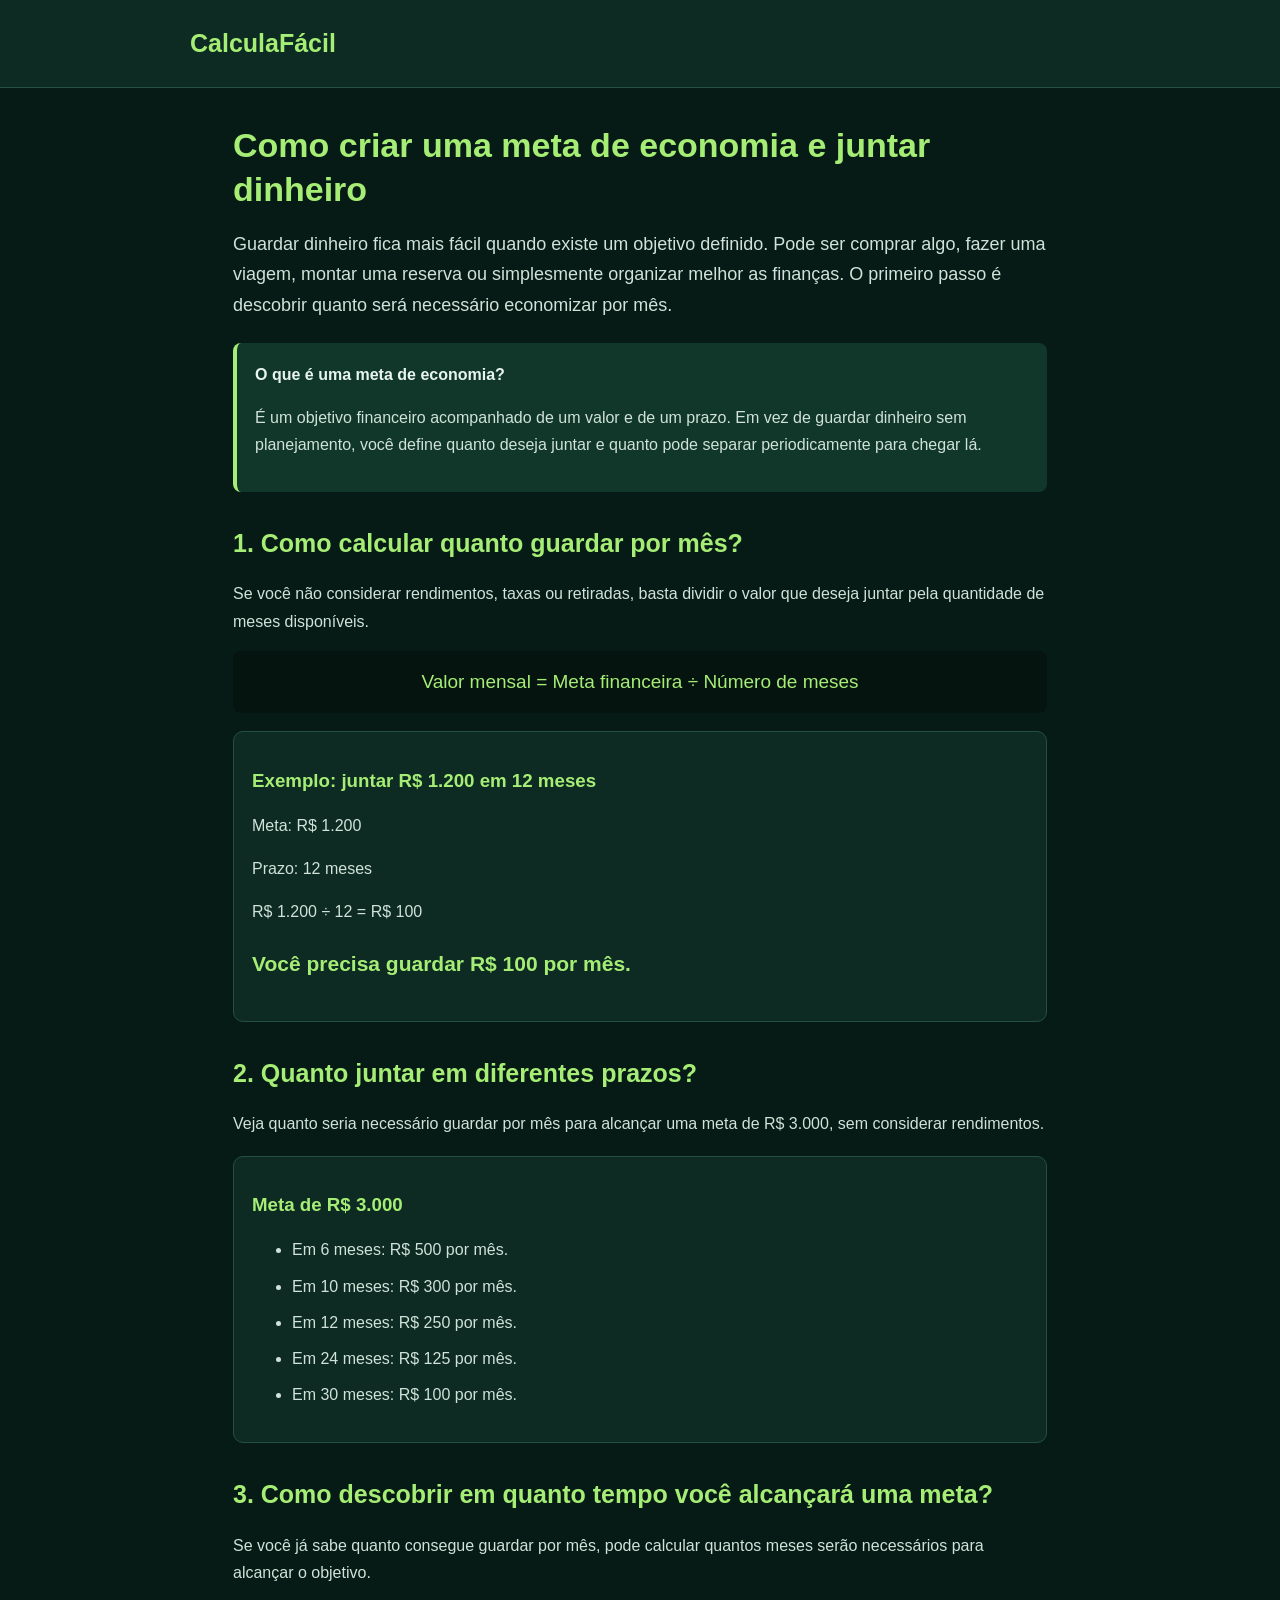
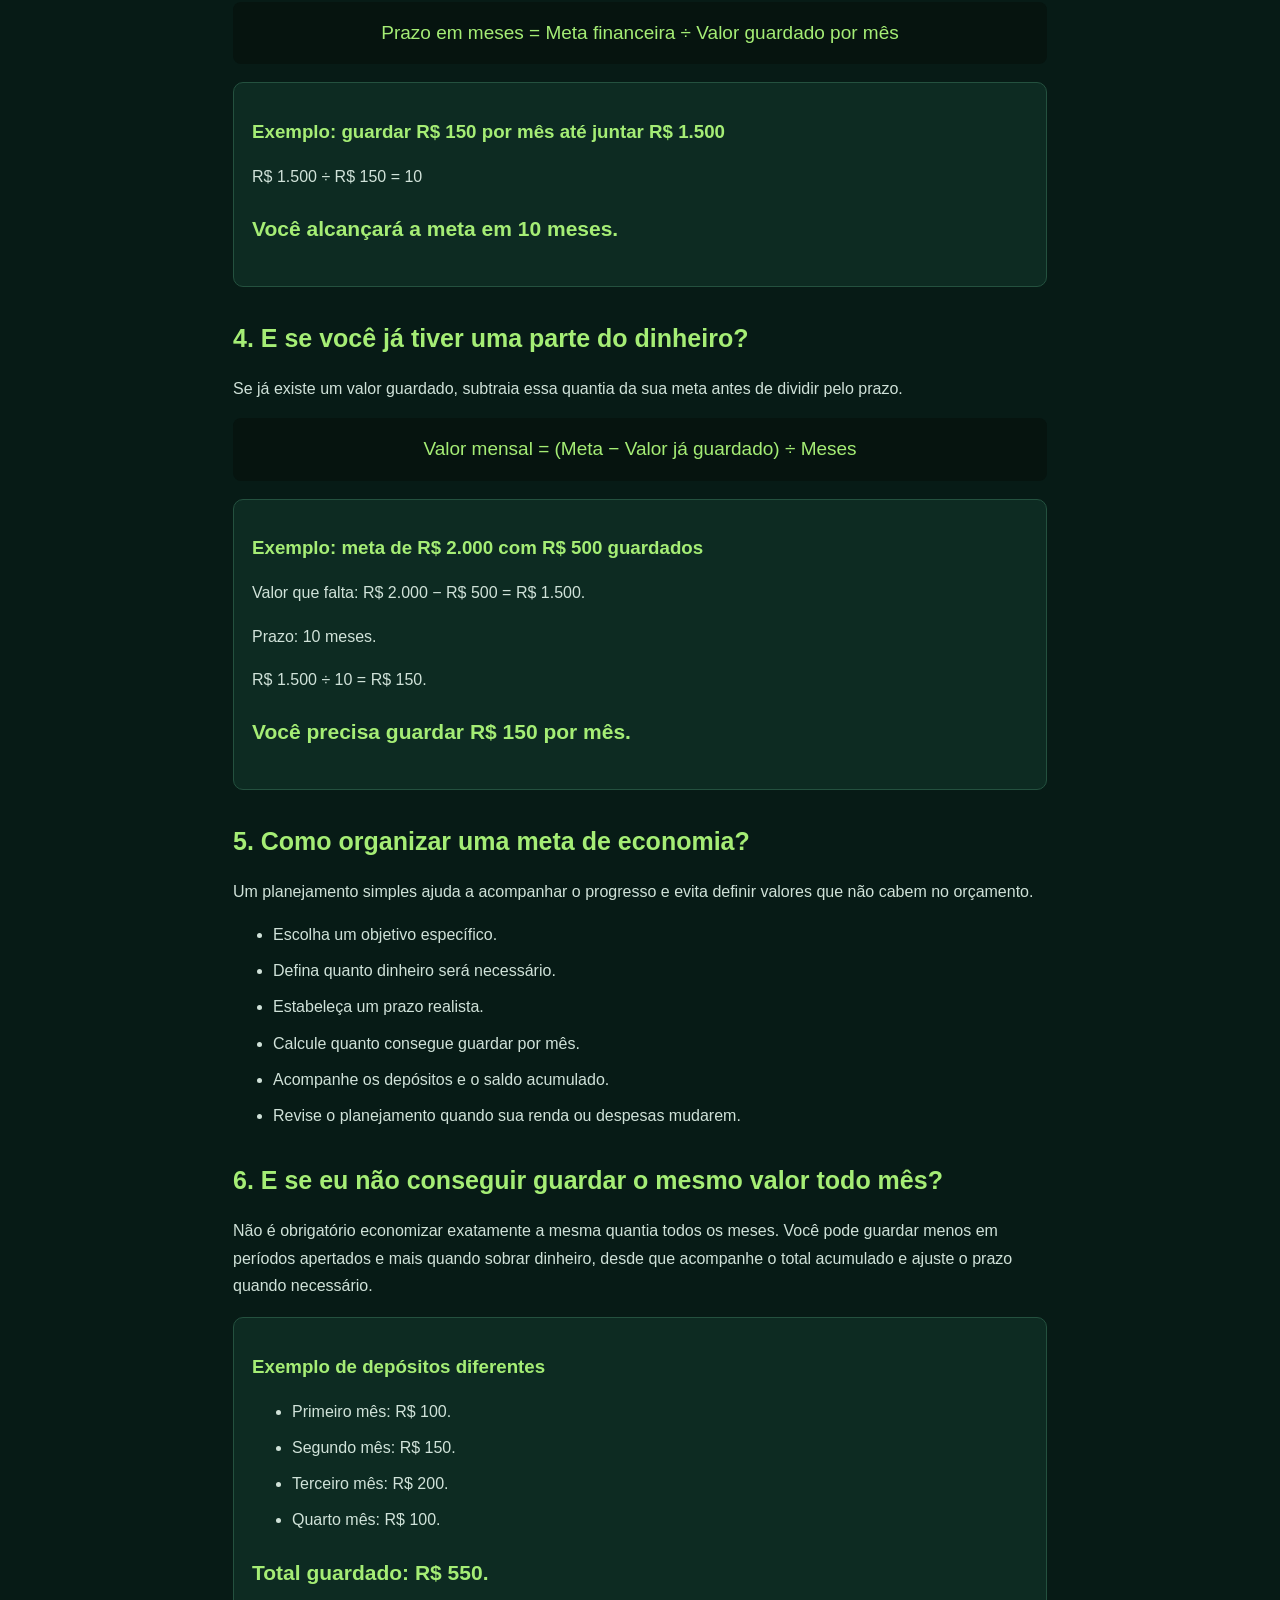
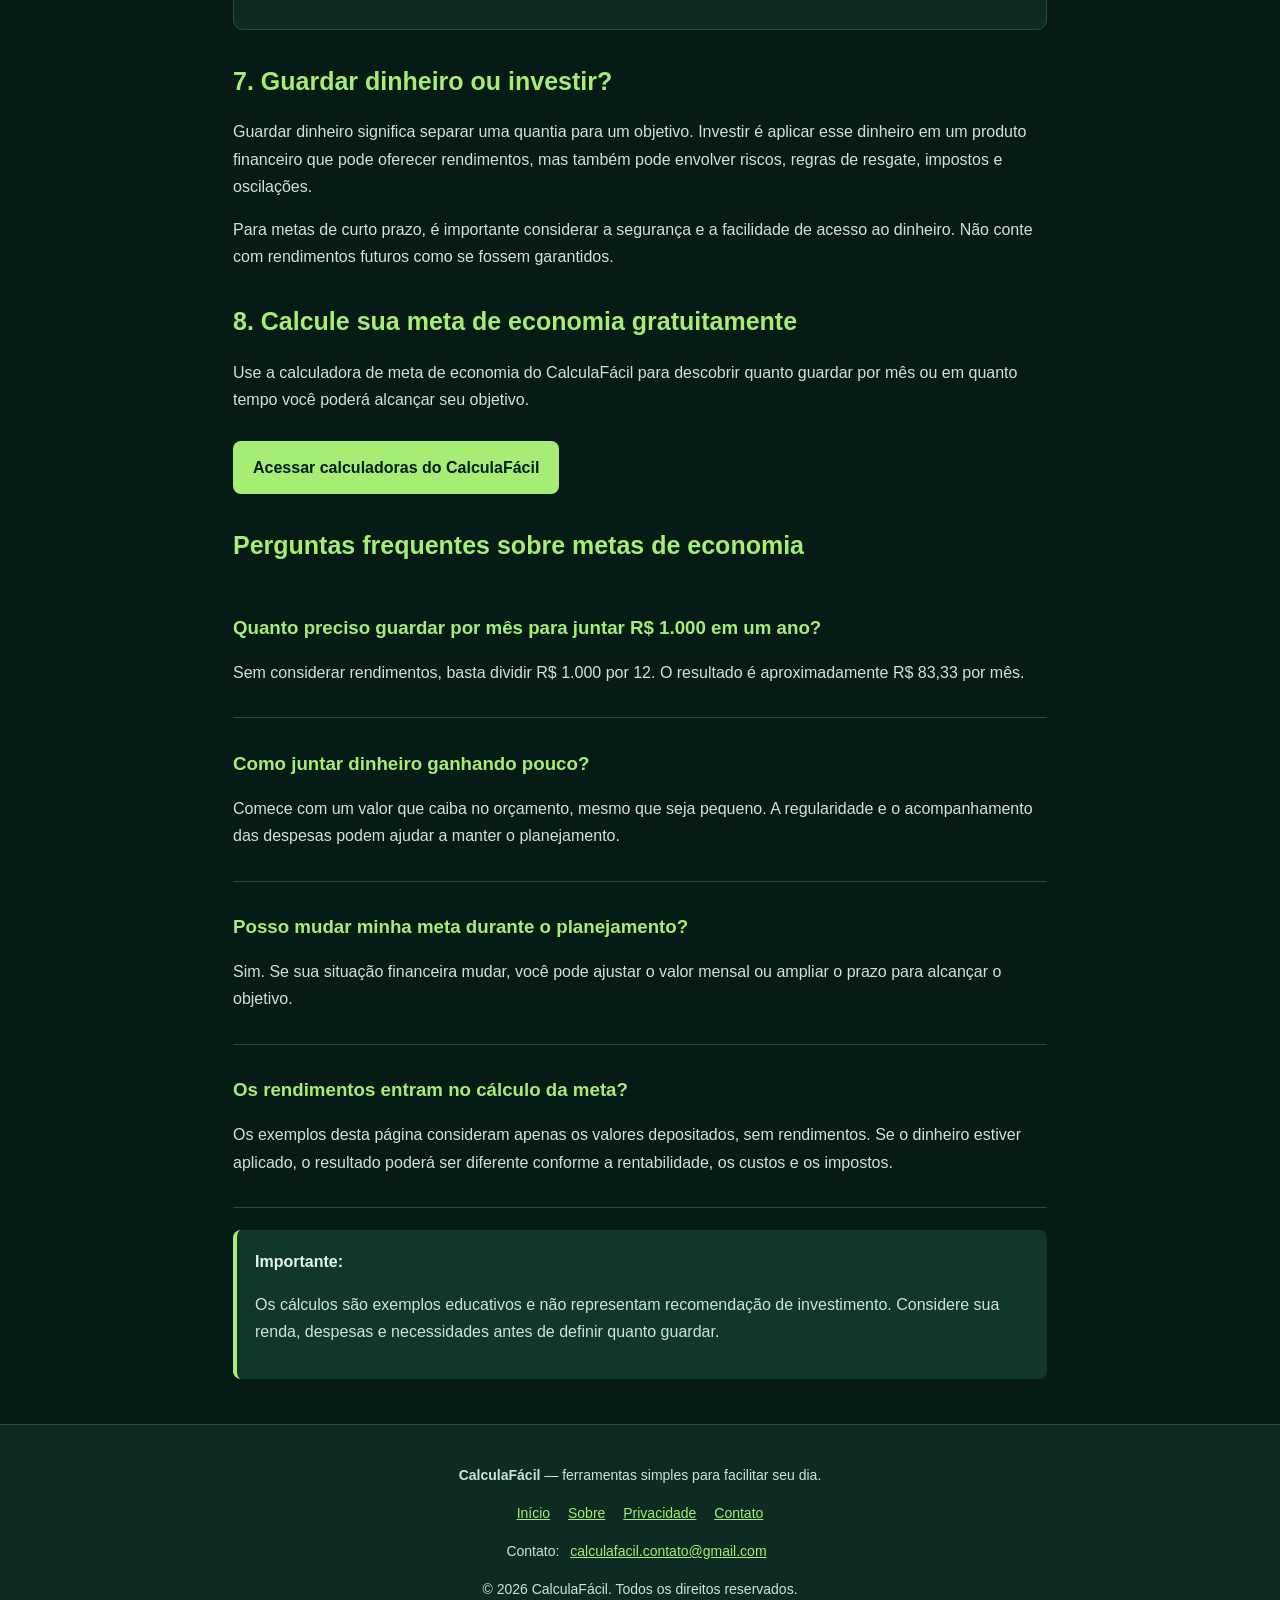
<file: meta-de-economia.html>
<!DOCTYPE html>
<html lang="pt-BR">
<head>
  <meta charset="UTF-8">
  <meta name="viewport" content="width=device-width, initial-scale=1.0">

  <title>Como Criar uma Meta de Economia e Juntar Dinheiro | CalculaFácil</title>
  <meta name="description" content="Aprenda a calcular quanto guardar por mês para alcançar uma meta financeira. Veja exemplos, planejamento e dicas para economizar dinheiro.">
  <meta name="robots" content="index, follow">
  <link rel="canonical" href="https://calculafacilbr.github.io/meta-de-economia.html">

  <style>
    * {
      box-sizing: border-box;
    }

    body {
      margin: 0;
      background: #071b16;
      color: #e8f5ef;
      font-family: Arial, sans-serif;
      line-height: 1.7;
    }

    header {
      background: #0d2b22;
      padding: 22px 16px;
      border-bottom: 1px solid #24513f;
    }

    .topo {
      max-width: 900px;
      margin: auto;
    }

    .logo {
      color: #a5ed75;
      font-size: 25px;
      font-weight: bold;
      text-decoration: none;
    }

    main {
      max-width: 850px;
      margin: 35px auto;
      padding: 0 18px;
    }

    h1, h2, h3 {
      color: #a5ed75;
      line-height: 1.3;
    }

    h1 {
      font-size: 34px;
      margin-bottom: 12px;
    }

    h2 {
      margin-top: 35px;
      font-size: 25px;
    }

    p {
      color: #d0e2d9;
    }

    .introducao {
      font-size: 18px;
    }

    .destaque {
      background: #10372a;
      border-left: 4px solid #a5ed75;
      padding: 18px;
      border-radius: 8px;
      margin: 22px 0;
    }

    .exemplo {
      background: #0d2b22;
      border: 1px solid #24513f;
      border-radius: 10px;
      padding: 18px;
      margin: 18px 0;
    }

    .resultado {
      color: #a5ed75;
      font-size: 21px;
      font-weight: bold;
    }

    .formula {
      background: #06140f;
      padding: 15px;
      border-radius: 8px;
      color: #a5ed75;
      font-size: 19px;
      text-align: center;
      overflow-wrap: anywhere;
    }

    li {
      color: #d0e2d9;
      margin-bottom: 9px;
    }

    a {
      color: #a5ed75;
    }

    .botao {
      display: inline-block;
      background: #a5ed75;
      color: #071b16;
      text-decoration: none;
      padding: 13px 20px;
      border-radius: 8px;
      font-weight: bold;
      margin-top: 12px;
    }

    .pergunta {
      border-bottom: 1px solid #24513f;
      padding: 15px 0;
    }

    footer {
      background: #0d2b22;
      border-top: 1px solid #24513f;
      padding: 25px 18px;
      text-align: center;
      margin-top: 45px;
    }

    footer p {
      font-size: 14px;
    }

    footer a {
      margin: 0 7px;
    }

    @media (max-width: 600px) {
      h1 {
        font-size: 28px;
      }

      h2 {
        font-size: 22px;
      }
    }
  </style>
</head>

<body>

  <header>
    <div class="topo">
      <a class="logo" href="index.html">CalculaFácil</a>
    </div>
  </header>

  <main>

    <h1>Como criar uma meta de economia e juntar dinheiro</h1>

    <p class="introducao">
      Guardar dinheiro fica mais fácil quando existe um objetivo definido.
      Pode ser comprar algo, fazer uma viagem, montar uma reserva ou
      simplesmente organizar melhor as finanças. O primeiro passo é
      descobrir quanto será necessário economizar por mês.
    </p>

    <div class="destaque">
      <strong>O que é uma meta de economia?</strong>
      <p>
        É um objetivo financeiro acompanhado de um valor e de um prazo.
        Em vez de guardar dinheiro sem planejamento, você define quanto
        deseja juntar e quanto pode separar periodicamente para chegar lá.
      </p>
    </div>

    <h2>1. Como calcular quanto guardar por mês?</h2>

    <p>
      Se você não considerar rendimentos, taxas ou retiradas, basta
      dividir o valor que deseja juntar pela quantidade de meses
      disponíveis.
    </p>

    <div class="formula">
      Valor mensal = Meta financeira ÷ Número de meses
    </div>

    <div class="exemplo">
      <h3>Exemplo: juntar R$ 1.200 em 12 meses</h3>
      <p>Meta: R$ 1.200</p>
      <p>Prazo: 12 meses</p>
      <p>R$ 1.200 ÷ 12 = R$ 100</p>
      <p class="resultado">Você precisa guardar R$ 100 por mês.</p>
    </div>

    <h2>2. Quanto juntar em diferentes prazos?</h2>

    <p>
      Veja quanto seria necessário guardar por mês para alcançar
      uma meta de R$ 3.000, sem considerar rendimentos.
    </p>

    <div class="exemplo">
      <h3>Meta de R$ 3.000</h3>
      <ul>
        <li>Em 6 meses: R$ 500 por mês.</li>
        <li>Em 10 meses: R$ 300 por mês.</li>
        <li>Em 12 meses: R$ 250 por mês.</li>
        <li>Em 24 meses: R$ 125 por mês.</li>
        <li>Em 30 meses: R$ 100 por mês.</li>
      </ul>
    </div>

    <h2>3. Como descobrir em quanto tempo você alcançará uma meta?</h2>

    <p>
      Se você já sabe quanto consegue guardar por mês, pode calcular
      quantos meses serão necessários para alcançar o objetivo.
    </p>

    <div class="formula">
      Prazo em meses = Meta financeira ÷ Valor guardado por mês
    </div>

    <div class="exemplo">
      <h3>Exemplo: guardar R$ 150 por mês até juntar R$ 1.500</h3>
      <p>R$ 1.500 ÷ R$ 150 = 10</p>
      <p class="resultado">Você alcançará a meta em 10 meses.</p>
    </div>

    <h2>4. E se você já tiver uma parte do dinheiro?</h2>

    <p>
      Se já existe um valor guardado, subtraia essa quantia da sua meta
      antes de dividir pelo prazo.
    </p>

    <div class="formula">
      Valor mensal = (Meta − Valor já guardado) ÷ Meses
    </div>

    <div class="exemplo">
      <h3>Exemplo: meta de R$ 2.000 com R$ 500 guardados</h3>
      <p>Valor que falta: R$ 2.000 − R$ 500 = R$ 1.500.</p>
      <p>Prazo: 10 meses.</p>
      <p>R$ 1.500 ÷ 10 = R$ 150.</p>
      <p class="resultado">Você precisa guardar R$ 150 por mês.</p>
    </div>

    <h2>5. Como organizar uma meta de economia?</h2>

    <p>
      Um planejamento simples ajuda a acompanhar o progresso e evita
      definir valores que não cabem no orçamento.
    </p>

    <ul>
      <li>Escolha um objetivo específico.</li>
      <li>Defina quanto dinheiro será necessário.</li>
      <li>Estabeleça um prazo realista.</li>
      <li>Calcule quanto consegue guardar por mês.</li>
      <li>Acompanhe os depósitos e o saldo acumulado.</li>
      <li>Revise o planejamento quando sua renda ou despesas mudarem.</li>
    </ul>

    <h2>6. E se eu não conseguir guardar o mesmo valor todo mês?</h2>

    <p>
      Não é obrigatório economizar exatamente a mesma quantia todos
      os meses. Você pode guardar menos em períodos apertados e mais
      quando sobrar dinheiro, desde que acompanhe o total acumulado
      e ajuste o prazo quando necessário.
    </p>

    <div class="exemplo">
      <h3>Exemplo de depósitos diferentes</h3>
      <ul>
        <li>Primeiro mês: R$ 100.</li>
        <li>Segundo mês: R$ 150.</li>
        <li>Terceiro mês: R$ 200.</li>
        <li>Quarto mês: R$ 100.</li>
      </ul>
      <p class="resultado">Total guardado: R$ 550.</p>
    </div>

    <h2>7. Guardar dinheiro ou investir?</h2>

    <p>
      Guardar dinheiro significa separar uma quantia para um objetivo.
      Investir é aplicar esse dinheiro em um produto financeiro que
      pode oferecer rendimentos, mas também pode envolver riscos,
      regras de resgate, impostos e oscilações.
    </p>

    <p>
      Para metas de curto prazo, é importante considerar a segurança
      e a facilidade de acesso ao dinheiro. Não conte com rendimentos
      futuros como se fossem garantidos.
    </p>

    <h2>8. Calcule sua meta de economia gratuitamente</h2>

    <p>
      Use a calculadora de meta de economia do CalculaFácil para
      descobrir quanto guardar por mês ou em quanto tempo você
      poderá alcançar seu objetivo.
    </p>

    <a class="botao" href="index.html#ferramentas">
      Acessar calculadoras do CalculaFácil
    </a>

    <h2>Perguntas frequentes sobre metas de economia</h2>

    <div class="pergunta">
      <h3>Quanto preciso guardar por mês para juntar R$ 1.000 em um ano?</h3>
      <p>
        Sem considerar rendimentos, basta dividir R$ 1.000 por 12.
        O resultado é aproximadamente R$ 83,33 por mês.
      </p>
    </div>

    <div class="pergunta">
      <h3>Como juntar dinheiro ganhando pouco?</h3>
      <p>
        Comece com um valor que caiba no orçamento, mesmo que seja
        pequeno. A regularidade e o acompanhamento das despesas
        podem ajudar a manter o planejamento.
      </p>
    </div>

    <div class="pergunta">
      <h3>Posso mudar minha meta durante o planejamento?</h3>
      <p>
        Sim. Se sua situação financeira mudar, você pode ajustar
        o valor mensal ou ampliar o prazo para alcançar o objetivo.
      </p>
    </div>

    <div class="pergunta">
      <h3>Os rendimentos entram no cálculo da meta?</h3>
      <p>
        Os exemplos desta página consideram apenas os valores
        depositados, sem rendimentos. Se o dinheiro estiver aplicado,
        o resultado poderá ser diferente conforme a rentabilidade,
        os custos e os impostos.
      </p>
    </div>

    <div class="destaque">
      <strong>Importante:</strong>
      <p>
        Os cálculos são exemplos educativos e não representam
        recomendação de investimento. Considere sua renda, despesas
        e necessidades antes de definir quanto guardar.
      </p>
    </div>

  </main>

  <footer>
    <p><strong>CalculaFácil</strong> — ferramentas simples para facilitar seu dia.</p>
    <p>
      <a href="index.html">Início</a>
      <a href="sobre.html">Sobre</a>
      <a href="privacidade.html">Privacidade</a>
      <a href="contato.html">Contato</a>
    </p>
    <p>
      Contato:
      <a href="mailto:calculafacil.contato@gmail.com">
        calculafacil.contato@gmail.com
      </a>
    </p>
    <p>© 2026 CalculaFácil. Todos os direitos reservados.</p>
  </footer>

</body>
</html>
</file>
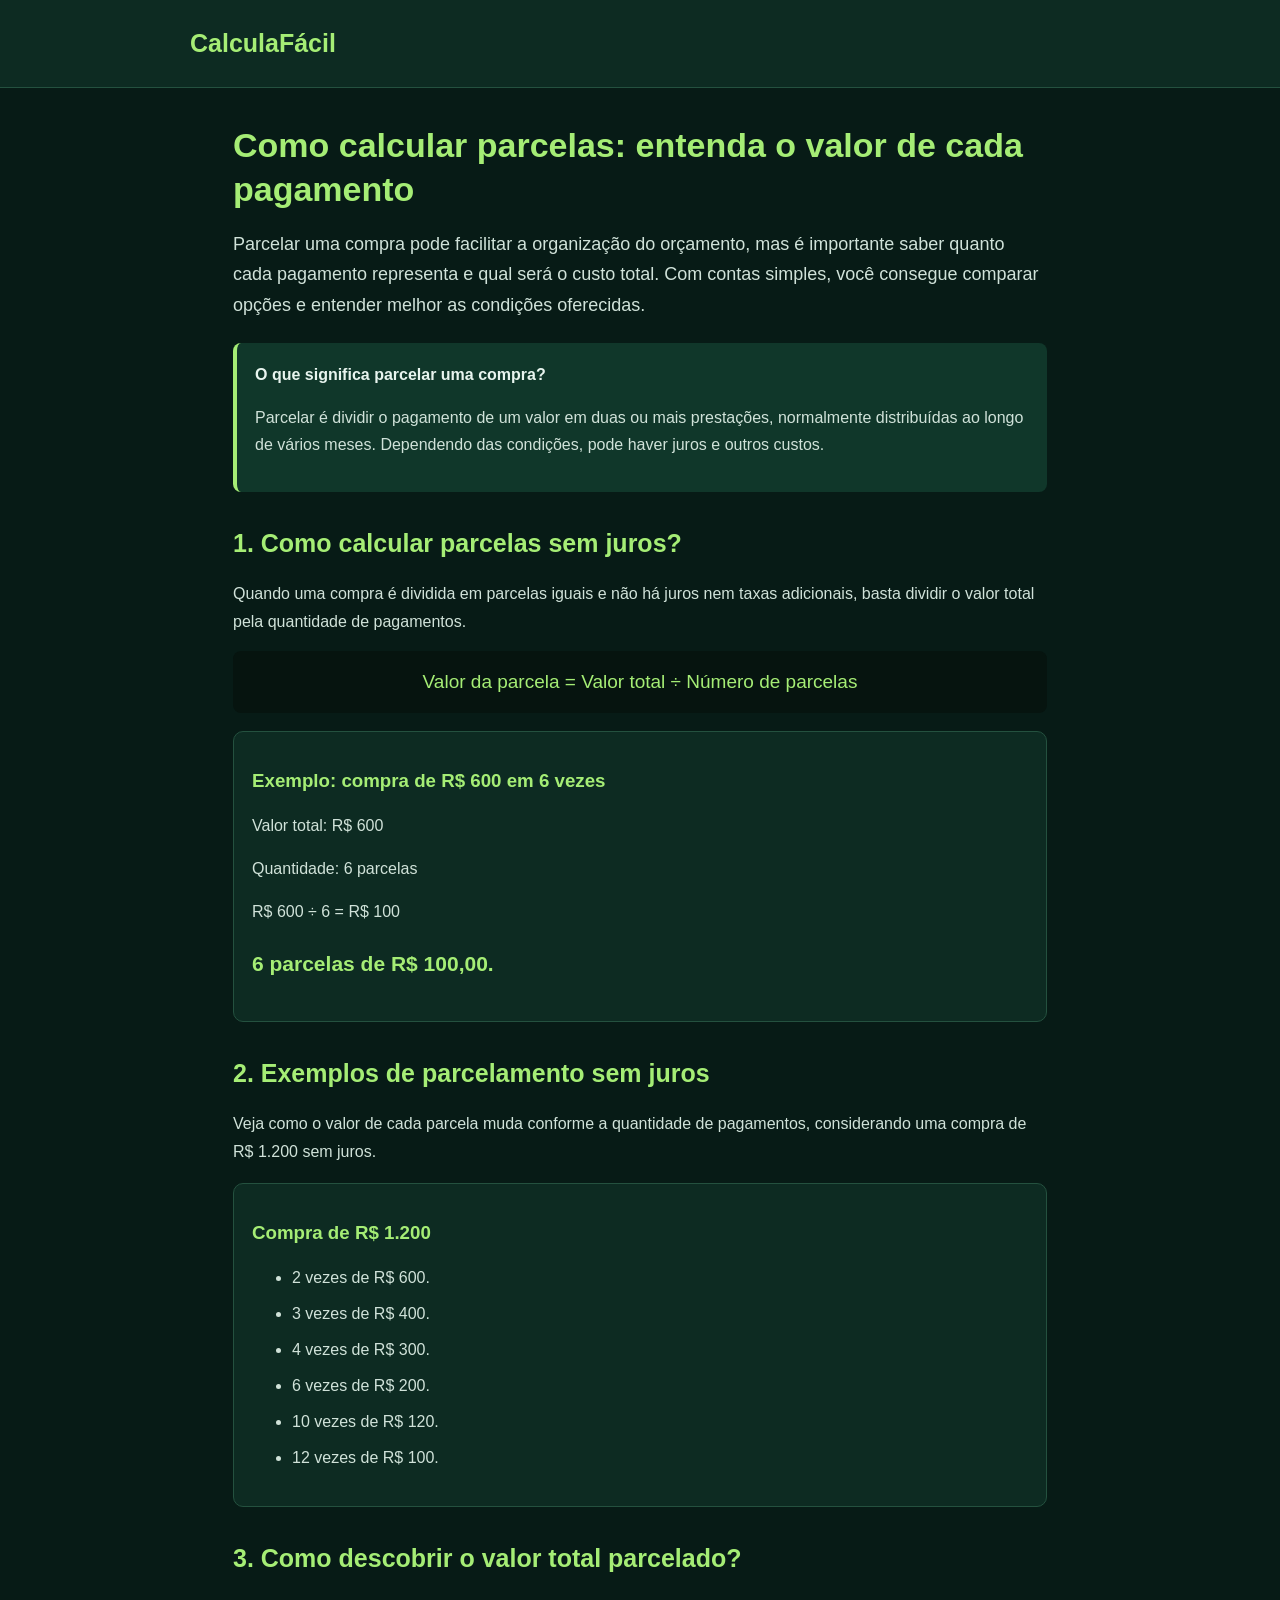
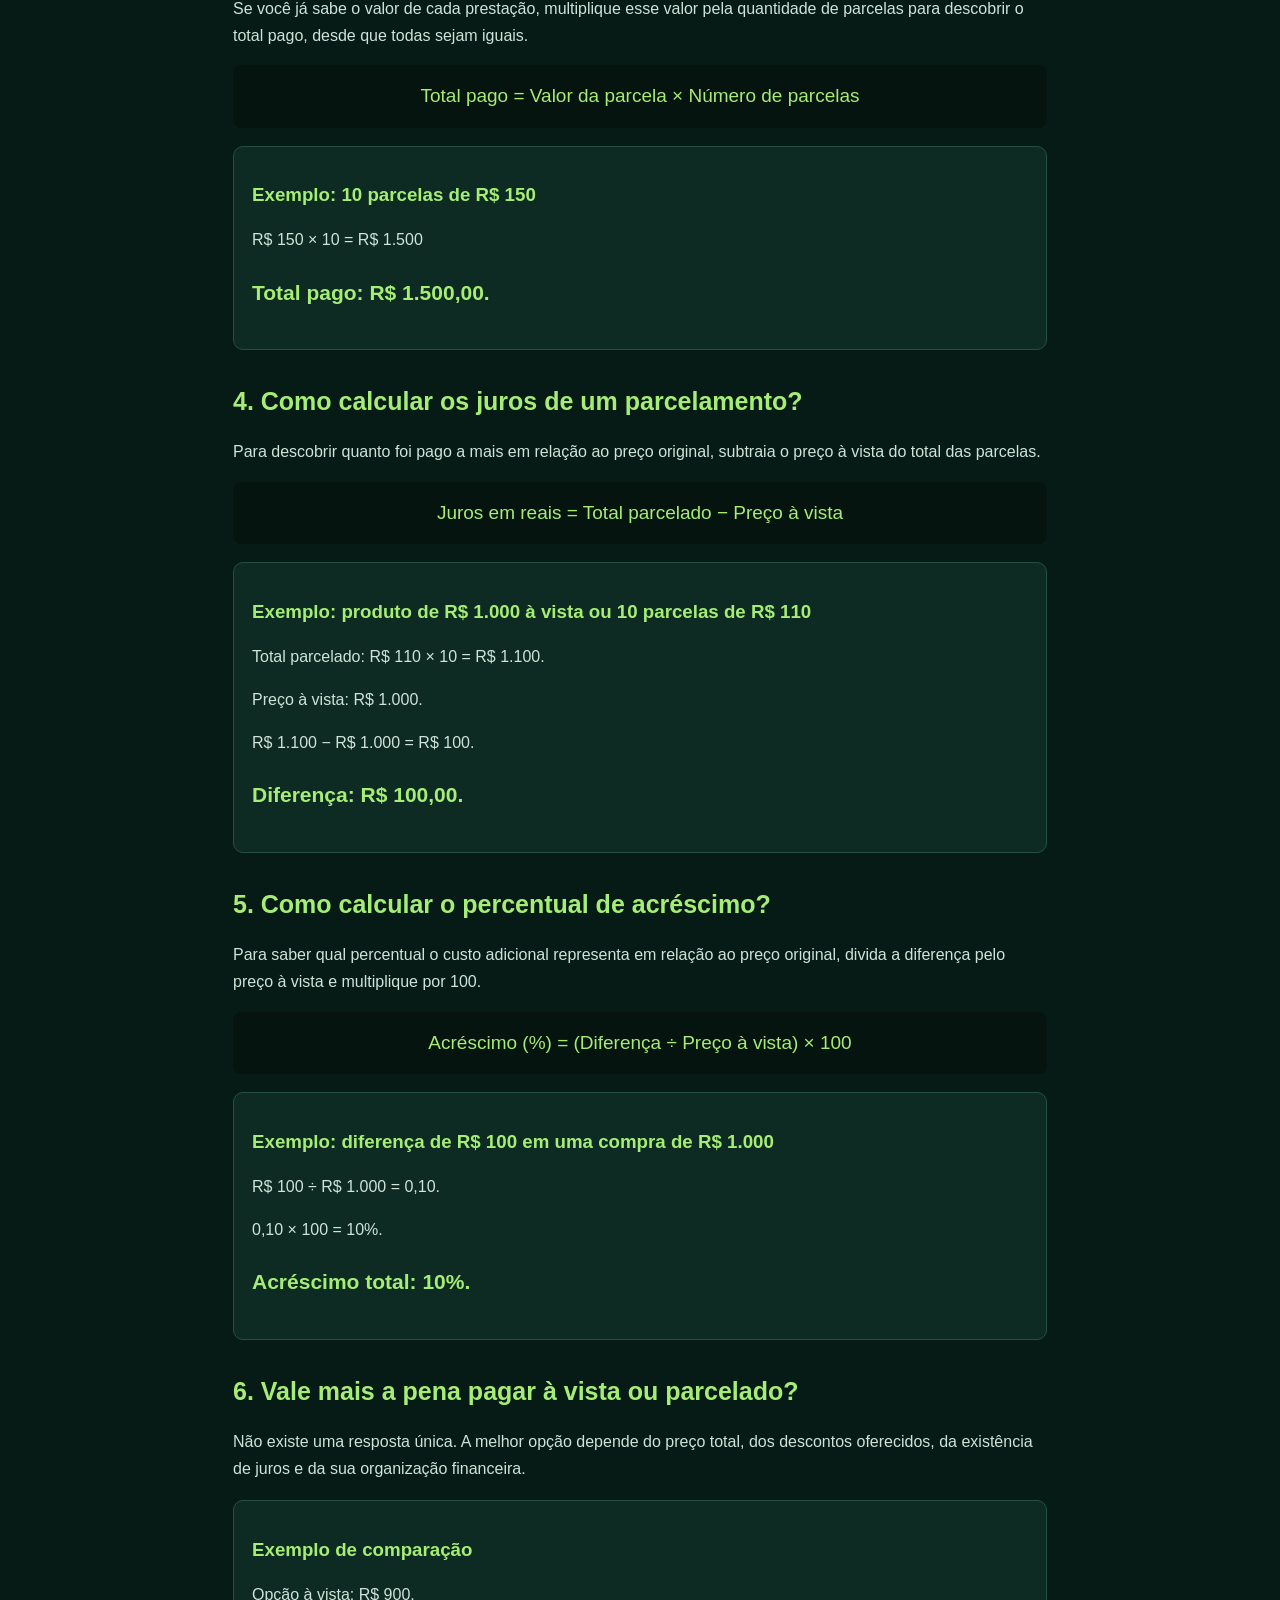
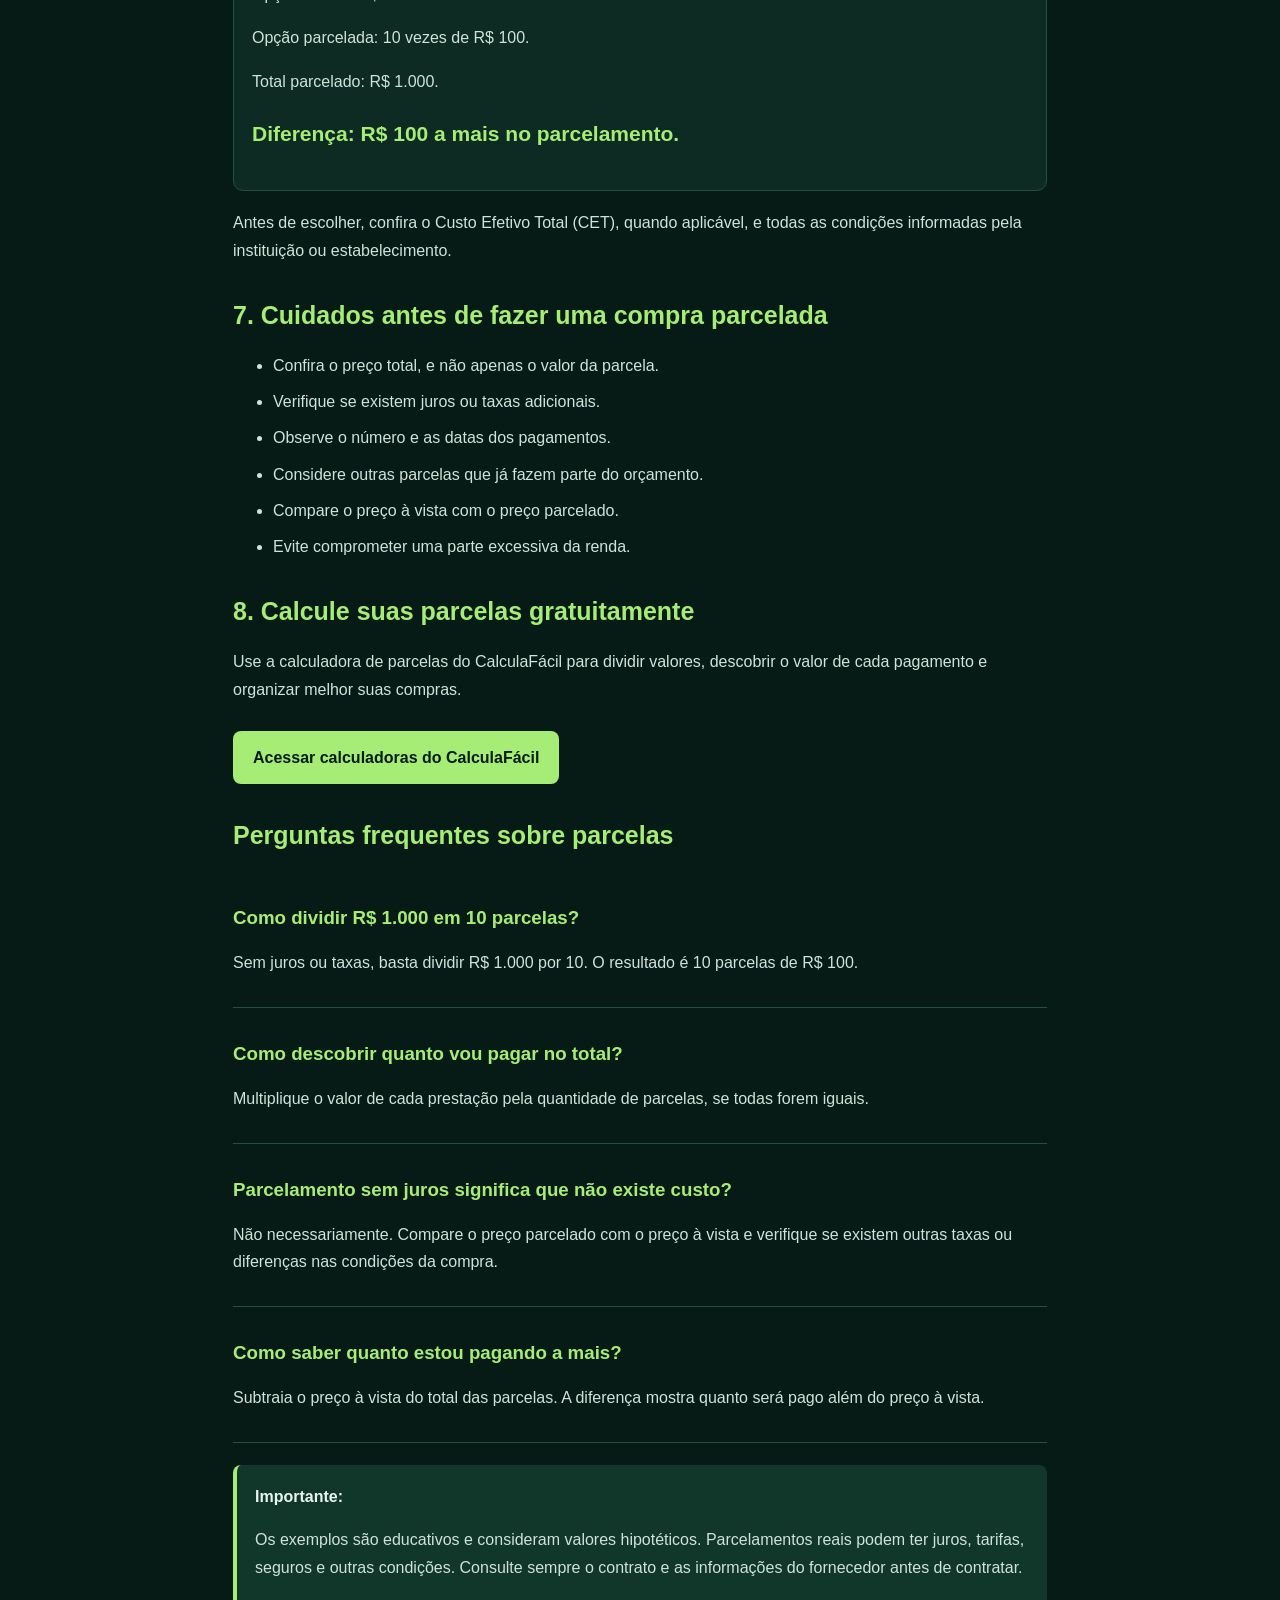
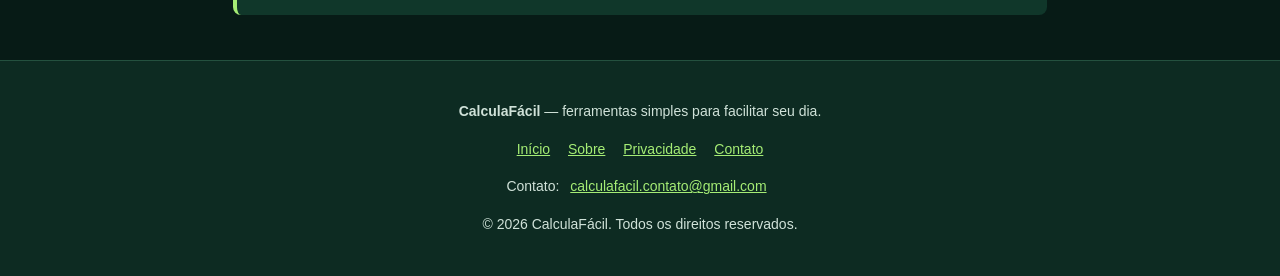
<file: parcelas.html>
<!DOCTYPE html>
<html lang="pt-BR">
<head>
  <meta charset="UTF-8">
  <meta name="viewport" content="width=device-width, initial-scale=1.0">

  <title>Como Calcular Parcelas: Guia com Exemplos | CalculaFácil</title>
  <meta name="description" content="Aprenda a calcular parcelas, dividir compras, entender juros e comparar pagamentos à vista e parcelados com exemplos simples.">
  <meta name="robots" content="index, follow">
  <link rel="canonical" href="https://calculafacilbr.github.io/parcelas.html">

  <style>
    * {
      box-sizing: border-box;
    }

    body {
      margin: 0;
      background: #071b16;
      color: #e8f5ef;
      font-family: Arial, sans-serif;
      line-height: 1.7;
    }

    header {
      background: #0d2b22;
      padding: 22px 16px;
      border-bottom: 1px solid #24513f;
    }

    .topo {
      max-width: 900px;
      margin: auto;
    }

    .logo {
      color: #a5ed75;
      font-size: 25px;
      font-weight: bold;
      text-decoration: none;
    }

    main {
      max-width: 850px;
      margin: 35px auto;
      padding: 0 18px;
    }

    h1, h2, h3 {
      color: #a5ed75;
      line-height: 1.3;
    }

    h1 {
      font-size: 34px;
      margin-bottom: 12px;
    }

    h2 {
      margin-top: 35px;
      font-size: 25px;
    }

    p {
      color: #d0e2d9;
    }

    .introducao {
      font-size: 18px;
    }

    .destaque {
      background: #10372a;
      border-left: 4px solid #a5ed75;
      padding: 18px;
      border-radius: 8px;
      margin: 22px 0;
    }

    .exemplo {
      background: #0d2b22;
      border: 1px solid #24513f;
      border-radius: 10px;
      padding: 18px;
      margin: 18px 0;
    }

    .resultado {
      color: #a5ed75;
      font-size: 21px;
      font-weight: bold;
    }

    .formula {
      background: #06140f;
      padding: 15px;
      border-radius: 8px;
      color: #a5ed75;
      font-size: 19px;
      text-align: center;
      overflow-wrap: anywhere;
    }

    li {
      color: #d0e2d9;
      margin-bottom: 9px;
    }

    a {
      color: #a5ed75;
    }

    .botao {
      display: inline-block;
      background: #a5ed75;
      color: #071b16;
      text-decoration: none;
      padding: 13px 20px;
      border-radius: 8px;
      font-weight: bold;
      margin-top: 12px;
    }

    .pergunta {
      border-bottom: 1px solid #24513f;
      padding: 15px 0;
    }

    footer {
      background: #0d2b22;
      border-top: 1px solid #24513f;
      padding: 25px 18px;
      text-align: center;
      margin-top: 45px;
    }

    footer p {
      font-size: 14px;
    }

    footer a {
      margin: 0 7px;
    }

    @media (max-width: 600px) {
      h1 {
        font-size: 28px;
      }

      h2 {
        font-size: 22px;
      }
    }
  </style>
</head>

<body>

  <header>
    <div class="topo">
      <a class="logo" href="index.html">CalculaFácil</a>
    </div>
  </header>

  <main>

    <h1>Como calcular parcelas: entenda o valor de cada pagamento</h1>

    <p class="introducao">
      Parcelar uma compra pode facilitar a organização do orçamento,
      mas é importante saber quanto cada pagamento representa e qual
      será o custo total. Com contas simples, você consegue comparar
      opções e entender melhor as condições oferecidas.
    </p>

    <div class="destaque">
      <strong>O que significa parcelar uma compra?</strong>
      <p>
        Parcelar é dividir o pagamento de um valor em duas ou mais
        prestações, normalmente distribuídas ao longo de vários meses.
        Dependendo das condições, pode haver juros e outros custos.
      </p>
    </div>

    <h2>1. Como calcular parcelas sem juros?</h2>

    <p>
      Quando uma compra é dividida em parcelas iguais e não há juros
      nem taxas adicionais, basta dividir o valor total pela
      quantidade de pagamentos.
    </p>

    <div class="formula">
      Valor da parcela = Valor total ÷ Número de parcelas
    </div>

    <div class="exemplo">
      <h3>Exemplo: compra de R$ 600 em 6 vezes</h3>
      <p>Valor total: R$ 600</p>
      <p>Quantidade: 6 parcelas</p>
      <p>R$ 600 ÷ 6 = R$ 100</p>
      <p class="resultado">6 parcelas de R$ 100,00.</p>
    </div>

    <h2>2. Exemplos de parcelamento sem juros</h2>

    <p>
      Veja como o valor de cada parcela muda conforme a quantidade
      de pagamentos, considerando uma compra de R$ 1.200 sem juros.
    </p>

    <div class="exemplo">
      <h3>Compra de R$ 1.200</h3>
      <ul>
        <li>2 vezes de R$ 600.</li>
        <li>3 vezes de R$ 400.</li>
        <li>4 vezes de R$ 300.</li>
        <li>6 vezes de R$ 200.</li>
        <li>10 vezes de R$ 120.</li>
        <li>12 vezes de R$ 100.</li>
      </ul>
    </div>

    <h2>3. Como descobrir o valor total parcelado?</h2>

    <p>
      Se você já sabe o valor de cada prestação, multiplique esse
      valor pela quantidade de parcelas para descobrir o total
      pago, desde que todas sejam iguais.
    </p>

    <div class="formula">
      Total pago = Valor da parcela × Número de parcelas
    </div>

    <div class="exemplo">
      <h3>Exemplo: 10 parcelas de R$ 150</h3>
      <p>R$ 150 × 10 = R$ 1.500</p>
      <p class="resultado">Total pago: R$ 1.500,00.</p>
    </div>

    <h2>4. Como calcular os juros de um parcelamento?</h2>

    <p>
      Para descobrir quanto foi pago a mais em relação ao preço
      original, subtraia o preço à vista do total das parcelas.
    </p>

    <div class="formula">
      Juros em reais = Total parcelado − Preço à vista
    </div>

    <div class="exemplo">
      <h3>Exemplo: produto de R$ 1.000 à vista ou 10 parcelas de R$ 110</h3>
      <p>Total parcelado: R$ 110 × 10 = R$ 1.100.</p>
      <p>Preço à vista: R$ 1.000.</p>
      <p>R$ 1.100 − R$ 1.000 = R$ 100.</p>
      <p class="resultado">Diferença: R$ 100,00.</p>
    </div>

    <h2>5. Como calcular o percentual de acréscimo?</h2>

    <p>
      Para saber qual percentual o custo adicional representa
      em relação ao preço original, divida a diferença pelo
      preço à vista e multiplique por 100.
    </p>

    <div class="formula">
      Acréscimo (%) = (Diferença ÷ Preço à vista) × 100
    </div>

    <div class="exemplo">
      <h3>Exemplo: diferença de R$ 100 em uma compra de R$ 1.000</h3>
      <p>R$ 100 ÷ R$ 1.000 = 0,10.</p>
      <p>0,10 × 100 = 10%.</p>
      <p class="resultado">Acréscimo total: 10%.</p>
    </div>

    <h2>6. Vale mais a pena pagar à vista ou parcelado?</h2>

    <p>
      Não existe uma resposta única. A melhor opção depende do preço
      total, dos descontos oferecidos, da existência de juros e da
      sua organização financeira.
    </p>

    <div class="exemplo">
      <h3>Exemplo de comparação</h3>
      <p>Opção à vista: R$ 900.</p>
      <p>Opção parcelada: 10 vezes de R$ 100.</p>
      <p>Total parcelado: R$ 1.000.</p>
      <p class="resultado">Diferença: R$ 100 a mais no parcelamento.</p>
    </div>

    <p>
      Antes de escolher, confira o Custo Efetivo Total (CET), quando
      aplicável, e todas as condições informadas pela instituição
      ou estabelecimento.
    </p>

    <h2>7. Cuidados antes de fazer uma compra parcelada</h2>

    <ul>
      <li>Confira o preço total, e não apenas o valor da parcela.</li>
      <li>Verifique se existem juros ou taxas adicionais.</li>
      <li>Observe o número e as datas dos pagamentos.</li>
      <li>Considere outras parcelas que já fazem parte do orçamento.</li>
      <li>Compare o preço à vista com o preço parcelado.</li>
      <li>Evite comprometer uma parte excessiva da renda.</li>
    </ul>

    <h2>8. Calcule suas parcelas gratuitamente</h2>

    <p>
      Use a calculadora de parcelas do CalculaFácil para dividir
      valores, descobrir o valor de cada pagamento e organizar
      melhor suas compras.
    </p>

    <a class="botao" href="index.html#ferramentas">
      Acessar calculadoras do CalculaFácil
    </a>

    <h2>Perguntas frequentes sobre parcelas</h2>

    <div class="pergunta">
      <h3>Como dividir R$ 1.000 em 10 parcelas?</h3>
      <p>
        Sem juros ou taxas, basta dividir R$ 1.000 por 10.
        O resultado é 10 parcelas de R$ 100.
      </p>
    </div>

    <div class="pergunta">
      <h3>Como descobrir quanto vou pagar no total?</h3>
      <p>
        Multiplique o valor de cada prestação pela quantidade
        de parcelas, se todas forem iguais.
      </p>
    </div>

    <div class="pergunta">
      <h3>Parcelamento sem juros significa que não existe custo?</h3>
      <p>
        Não necessariamente. Compare o preço parcelado com o preço
        à vista e verifique se existem outras taxas ou diferenças
        nas condições da compra.
      </p>
    </div>

    <div class="pergunta">
      <h3>Como saber quanto estou pagando a mais?</h3>
      <p>
        Subtraia o preço à vista do total das parcelas. A diferença
        mostra quanto será pago além do preço à vista.
      </p>
    </div>

    <div class="destaque">
      <strong>Importante:</strong>
      <p>
        Os exemplos são educativos e consideram valores hipotéticos.
        Parcelamentos reais podem ter juros, tarifas, seguros e
        outras condições. Consulte sempre o contrato e as informações
        do fornecedor antes de contratar.
      </p>
    </div>

  </main>

  <footer>
    <p><strong>CalculaFácil</strong> — ferramentas simples para facilitar seu dia.</p>
    <p>
      <a href="index.html">Início</a>
      <a href="sobre.html">Sobre</a>
      <a href="privacidade.html">Privacidade</a>
      <a href="contato.html">Contato</a>
    </p>
    <p>
      Contato:
      <a href="mailto:calculafacil.contato@gmail.com">
        calculafacil.contato@gmail.com
      </a>
    </p>
    <p>© 2026 CalculaFácil. Todos os direitos reservados.</p>
  </footer>

</body>
</html>
</file>
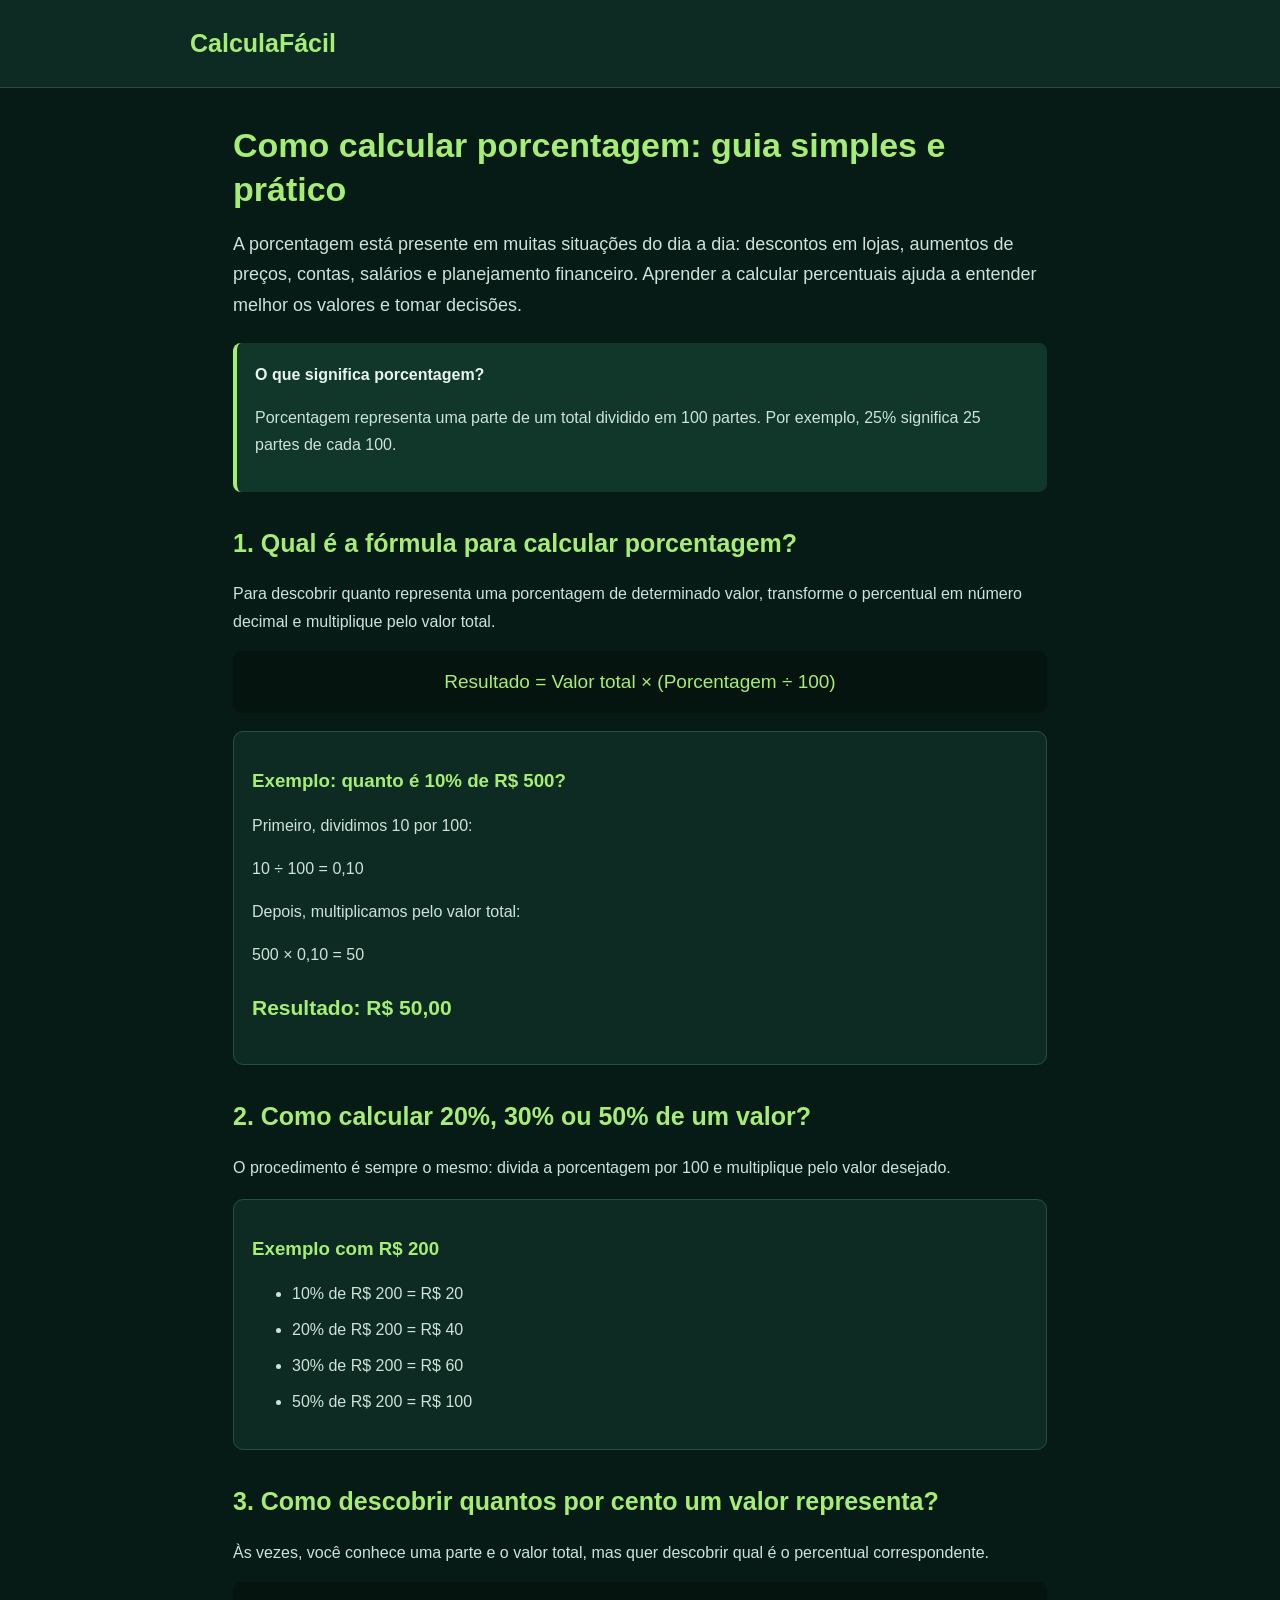
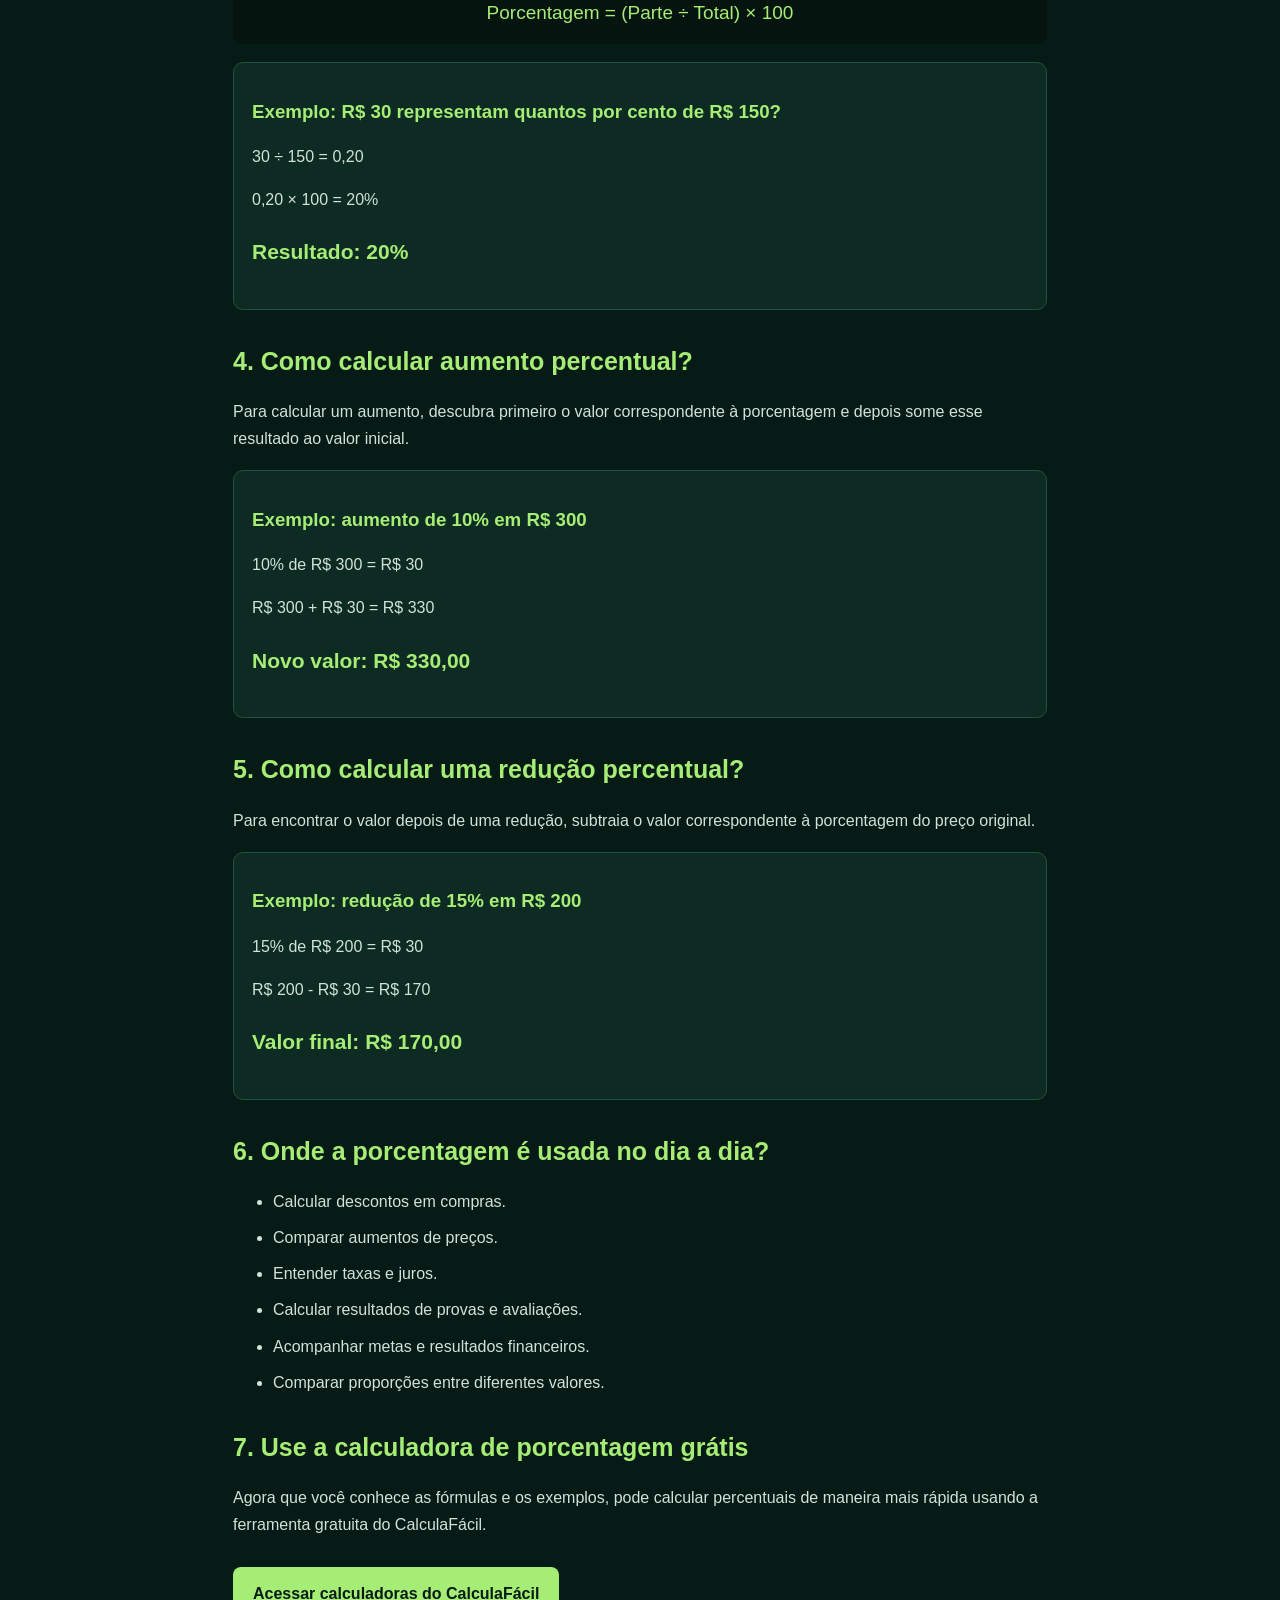
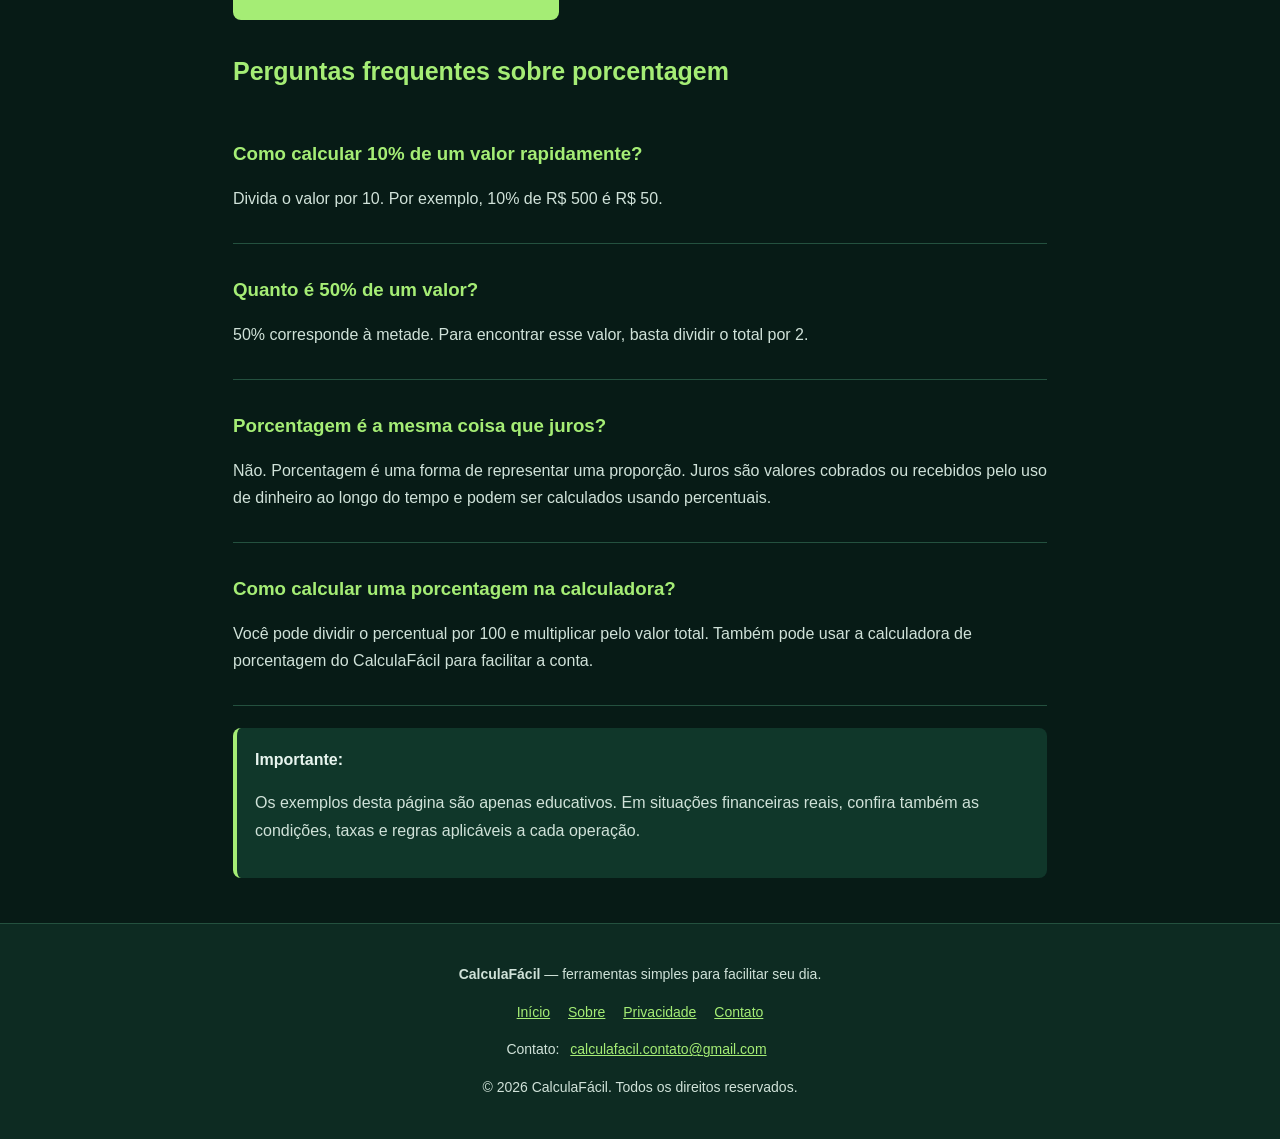
<file: porcentagem.html>
<!DOCTYPE html>
<html lang="pt-BR">
<head>
  <meta charset="UTF-8">
  <meta name="viewport" content="width=device-width, initial-scale=1.0">

  <title>Como Calcular Porcentagem: Guia com Exemplos | CalculaFácil</title>

  <meta name="description" content="Aprenda como calcular porcentagem de forma simples, com fórmulas, exemplos práticos e dicas para calcular percentuais no dia a dia.">

  <meta name="robots" content="index, follow">
  <link rel="canonical" href="https://calculafacilbr.github.io/porcentagem.html">

  <style>
    * {
      box-sizing: border-box;
    }

    body {
      margin: 0;
      padding: 0;
      background: #071b16;
      color: #e8f5ef;
      font-family: Arial, sans-serif;
      line-height: 1.7;
    }

    header {
      background: #0d2b22;
      padding: 22px 16px;
      border-bottom: 1px solid #24513f;
    }

    .topo {
      max-width: 900px;
      margin: auto;
    }

    .logo {
      color: #a5ed75;
      font-size: 25px;
      font-weight: bold;
      text-decoration: none;
    }

    main {
      max-width: 850px;
      margin: 35px auto;
      padding: 0 18px;
    }

    h1, h2, h3 {
      color: #a5ed75;
      line-height: 1.3;
    }

    h1 {
      font-size: 34px;
      margin-bottom: 12px;
    }

    h2 {
      margin-top: 35px;
      font-size: 25px;
    }

    p {
      color: #d0e2d9;
    }

    .introducao {
      font-size: 18px;
    }

    .destaque {
      background: #10372a;
      border-left: 4px solid #a5ed75;
      padding: 18px;
      border-radius: 8px;
      margin: 22px 0;
    }

    .exemplo {
      background: #0d2b22;
      border: 1px solid #24513f;
      border-radius: 10px;
      padding: 18px;
      margin: 18px 0;
    }

    .resultado {
      color: #a5ed75;
      font-size: 21px;
      font-weight: bold;
    }

    .formula {
      background: #06140f;
      padding: 15px;
      border-radius: 8px;
      color: #a5ed75;
      font-size: 19px;
      text-align: center;
      overflow-wrap: anywhere;
    }

    li {
      color: #d0e2d9;
      margin-bottom: 9px;
    }

    a {
      color: #a5ed75;
    }

    .botao {
      display: inline-block;
      background: #a5ed75;
      color: #071b16;
      text-decoration: none;
      padding: 13px 20px;
      border-radius: 8px;
      font-weight: bold;
      margin-top: 12px;
    }

    .pergunta {
      border-bottom: 1px solid #24513f;
      padding: 15px 0;
    }

    footer {
      background: #0d2b22;
      border-top: 1px solid #24513f;
      padding: 25px 18px;
      text-align: center;
      margin-top: 45px;
    }

    footer p {
      font-size: 14px;
    }

    footer a {
      margin: 0 7px;
    }

    @media (max-width: 600px) {
      h1 {
        font-size: 28px;
      }

      h2 {
        font-size: 22px;
      }
    }
  </style>
</head>

<body>

  <header>
    <div class="topo">
      <a class="logo" href="index.html">CalculaFácil</a>
    </div>
  </header>

  <main>

    <h1>Como calcular porcentagem: guia simples e prático</h1>

    <p class="introducao">
      A porcentagem está presente em muitas situações do dia a dia:
      descontos em lojas, aumentos de preços, contas, salários e
      planejamento financeiro. Aprender a calcular percentuais ajuda
      a entender melhor os valores e tomar decisões.
    </p>

    <div class="destaque">
      <strong>O que significa porcentagem?</strong>
      <p>
        Porcentagem representa uma parte de um total dividido em 100 partes.
        Por exemplo, 25% significa 25 partes de cada 100.
      </p>
    </div>

    <h2>1. Qual é a fórmula para calcular porcentagem?</h2>

    <p>
      Para descobrir quanto representa uma porcentagem de determinado
      valor, transforme o percentual em número decimal e multiplique
      pelo valor total.
    </p>

    <div class="formula">
      Resultado = Valor total × (Porcentagem ÷ 100)
    </div>

    <div class="exemplo">
      <h3>Exemplo: quanto é 10% de R$ 500?</h3>
      <p>Primeiro, dividimos 10 por 100:</p>
      <p>10 ÷ 100 = 0,10</p>
      <p>Depois, multiplicamos pelo valor total:</p>
      <p>500 × 0,10 = 50</p>
      <p class="resultado">Resultado: R$ 50,00</p>
    </div>

    <h2>2. Como calcular 20%, 30% ou 50% de um valor?</h2>

    <p>
      O procedimento é sempre o mesmo: divida a porcentagem por 100
      e multiplique pelo valor desejado.
    </p>

    <div class="exemplo">
      <h3>Exemplo com R$ 200</h3>
      <ul>
        <li>10% de R$ 200 = R$ 20</li>
        <li>20% de R$ 200 = R$ 40</li>
        <li>30% de R$ 200 = R$ 60</li>
        <li>50% de R$ 200 = R$ 100</li>
      </ul>
    </div>

    <h2>3. Como descobrir quantos por cento um valor representa?</h2>

    <p>
      Às vezes, você conhece uma parte e o valor total, mas quer descobrir
      qual é o percentual correspondente.
    </p>

    <div class="formula">
      Porcentagem = (Parte ÷ Total) × 100
    </div>

    <div class="exemplo">
      <h3>Exemplo: R$ 30 representam quantos por cento de R$ 150?</h3>
      <p>30 ÷ 150 = 0,20</p>
      <p>0,20 × 100 = 20%</p>
      <p class="resultado">Resultado: 20%</p>
    </div>

    <h2>4. Como calcular aumento percentual?</h2>

    <p>
      Para calcular um aumento, descubra primeiro o valor correspondente
      à porcentagem e depois some esse resultado ao valor inicial.
    </p>

    <div class="exemplo">
      <h3>Exemplo: aumento de 10% em R$ 300</h3>
      <p>10% de R$ 300 = R$ 30</p>
      <p>R$ 300 + R$ 30 = R$ 330</p>
      <p class="resultado">Novo valor: R$ 330,00</p>
    </div>

    <h2>5. Como calcular uma redução percentual?</h2>

    <p>
      Para encontrar o valor depois de uma redução, subtraia o valor
      correspondente à porcentagem do preço original.
    </p>

    <div class="exemplo">
      <h3>Exemplo: redução de 15% em R$ 200</h3>
      <p>15% de R$ 200 = R$ 30</p>
      <p>R$ 200 - R$ 30 = R$ 170</p>
      <p class="resultado">Valor final: R$ 170,00</p>
    </div>

    <h2>6. Onde a porcentagem é usada no dia a dia?</h2>

    <ul>
      <li>Calcular descontos em compras.</li>
      <li>Comparar aumentos de preços.</li>
      <li>Entender taxas e juros.</li>
      <li>Calcular resultados de provas e avaliações.</li>
      <li>Acompanhar metas e resultados financeiros.</li>
      <li>Comparar proporções entre diferentes valores.</li>
    </ul>

    <h2>7. Use a calculadora de porcentagem grátis</h2>

    <p>
      Agora que você conhece as fórmulas e os exemplos, pode calcular
      percentuais de maneira mais rápida usando a ferramenta gratuita
      do CalculaFácil.
    </p>

    <a class="botao" href="index.html#ferramentas">
      Acessar calculadoras do CalculaFácil
    </a>

    <h2>Perguntas frequentes sobre porcentagem</h2>

    <div class="pergunta">
      <h3>Como calcular 10% de um valor rapidamente?</h3>
      <p>
        Divida o valor por 10. Por exemplo, 10% de R$ 500 é R$ 50.
      </p>
    </div>

    <div class="pergunta">
      <h3>Quanto é 50% de um valor?</h3>
      <p>
        50% corresponde à metade. Para encontrar esse valor, basta
        dividir o total por 2.
      </p>
    </div>

    <div class="pergunta">
      <h3>Porcentagem é a mesma coisa que juros?</h3>
      <p>
        Não. Porcentagem é uma forma de representar uma proporção.
        Juros são valores cobrados ou recebidos pelo uso de dinheiro
        ao longo do tempo e podem ser calculados usando percentuais.
      </p>
    </div>

    <div class="pergunta">
      <h3>Como calcular uma porcentagem na calculadora?</h3>
      <p>
        Você pode dividir o percentual por 100 e multiplicar pelo valor
        total. Também pode usar a calculadora de porcentagem do
        CalculaFácil para facilitar a conta.
      </p>
    </div>

    <div class="destaque">
      <strong>Importante:</strong>
      <p>
        Os exemplos desta página são apenas educativos. Em situações
        financeiras reais, confira também as condições, taxas e regras
        aplicáveis a cada operação.
      </p>
    </div>

  </main>

  <footer>
    <p><strong>CalculaFácil</strong> — ferramentas simples para facilitar seu dia.</p>
    <p>
      <a href="index.html">Início</a>
      <a href="sobre.html">Sobre</a>
      <a href="privacidade.html">Privacidade</a>
      <a href="contato.html">Contato</a>
    </p>
    <p>
      Contato:
      <a href="mailto:calculafacil.contato@gmail.com">
        calculafacil.contato@gmail.com
      </a>
    </p>
    <p>© 2026 CalculaFácil. Todos os direitos reservados.</p>
  </footer>

</body>
</html>
</file>
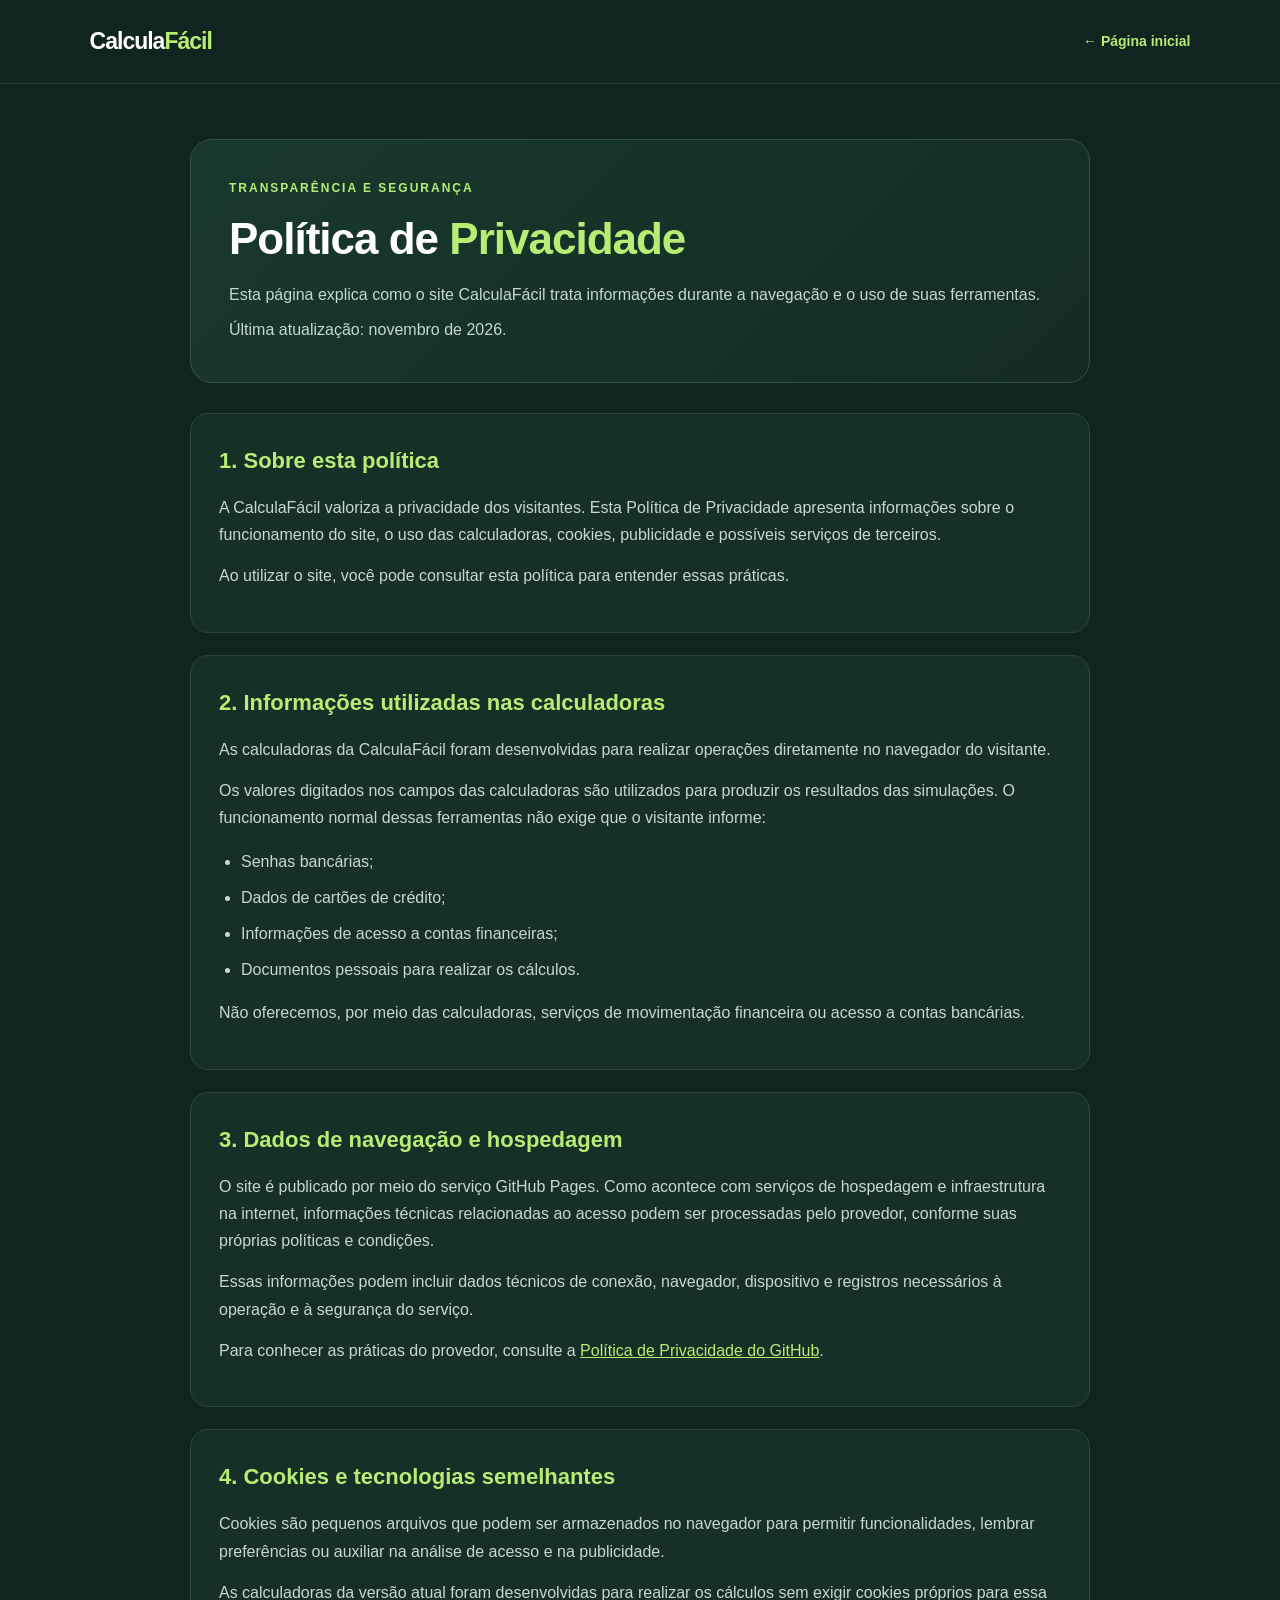
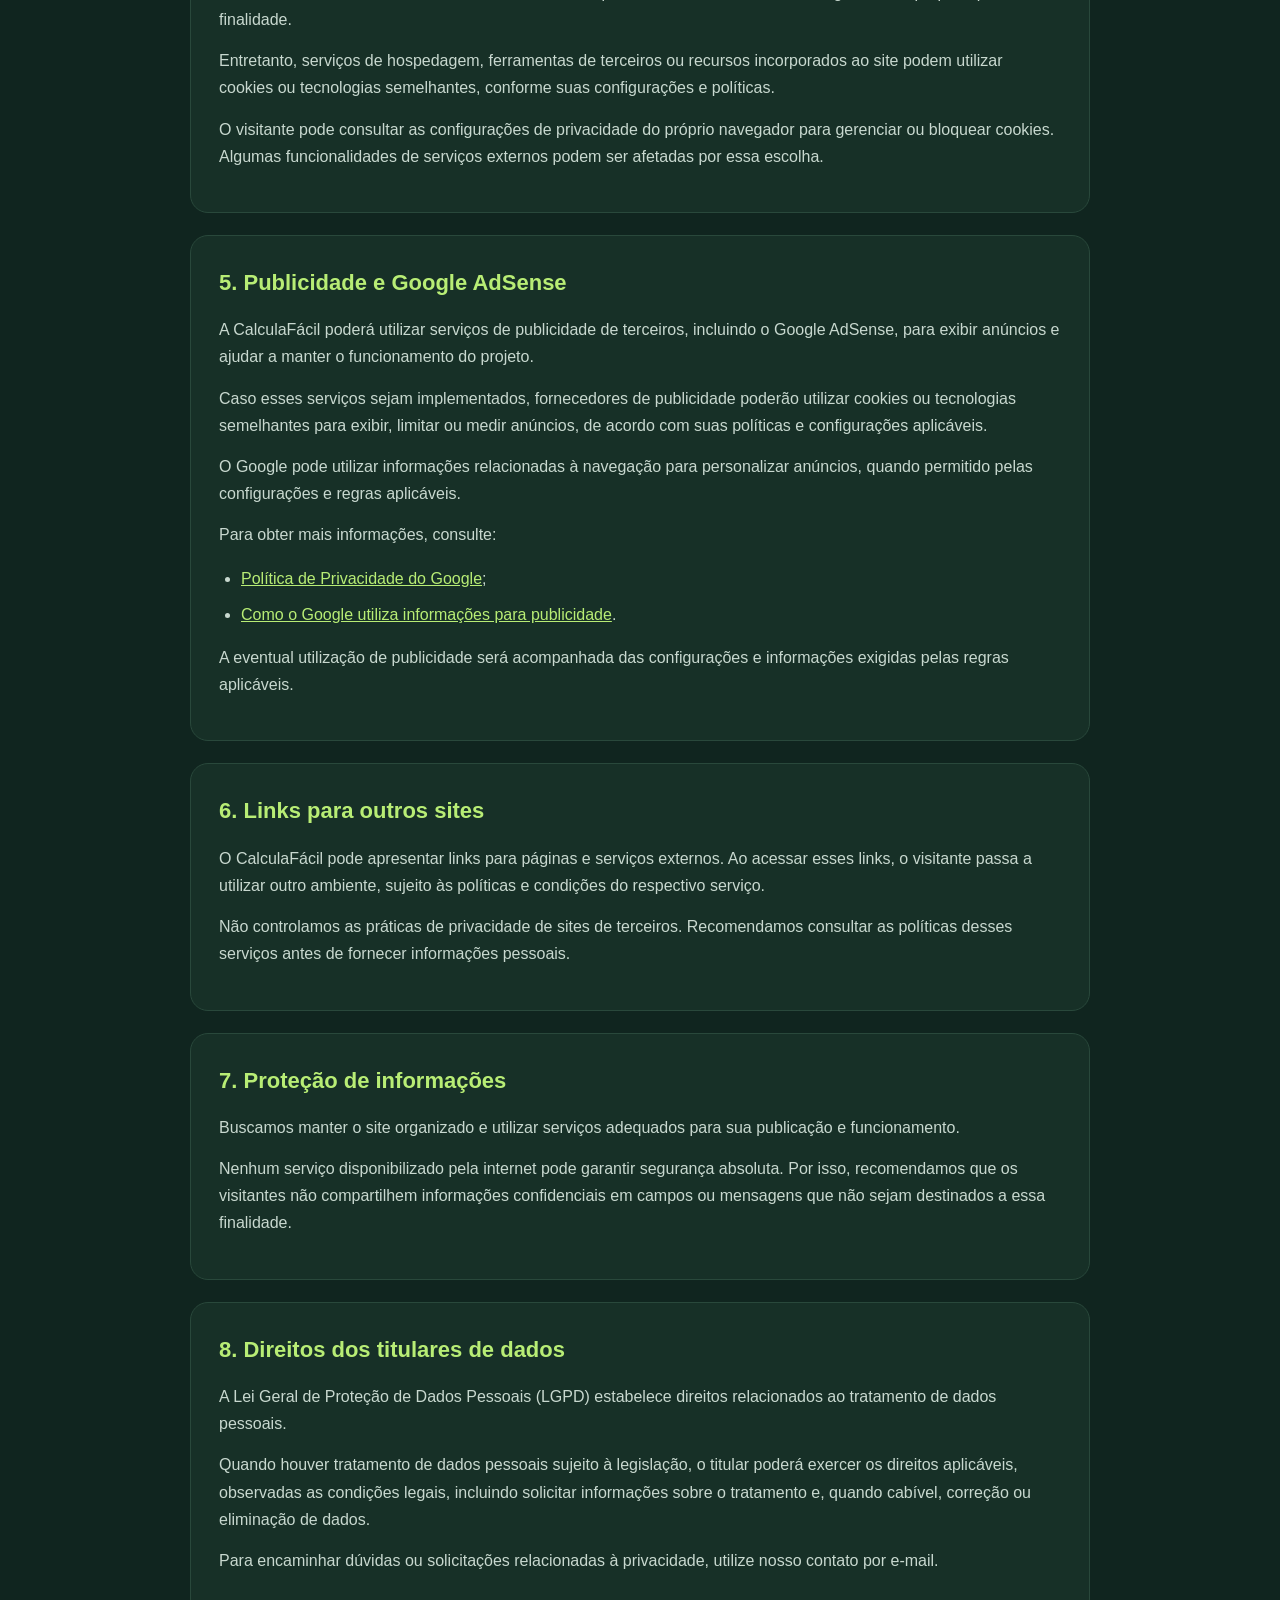
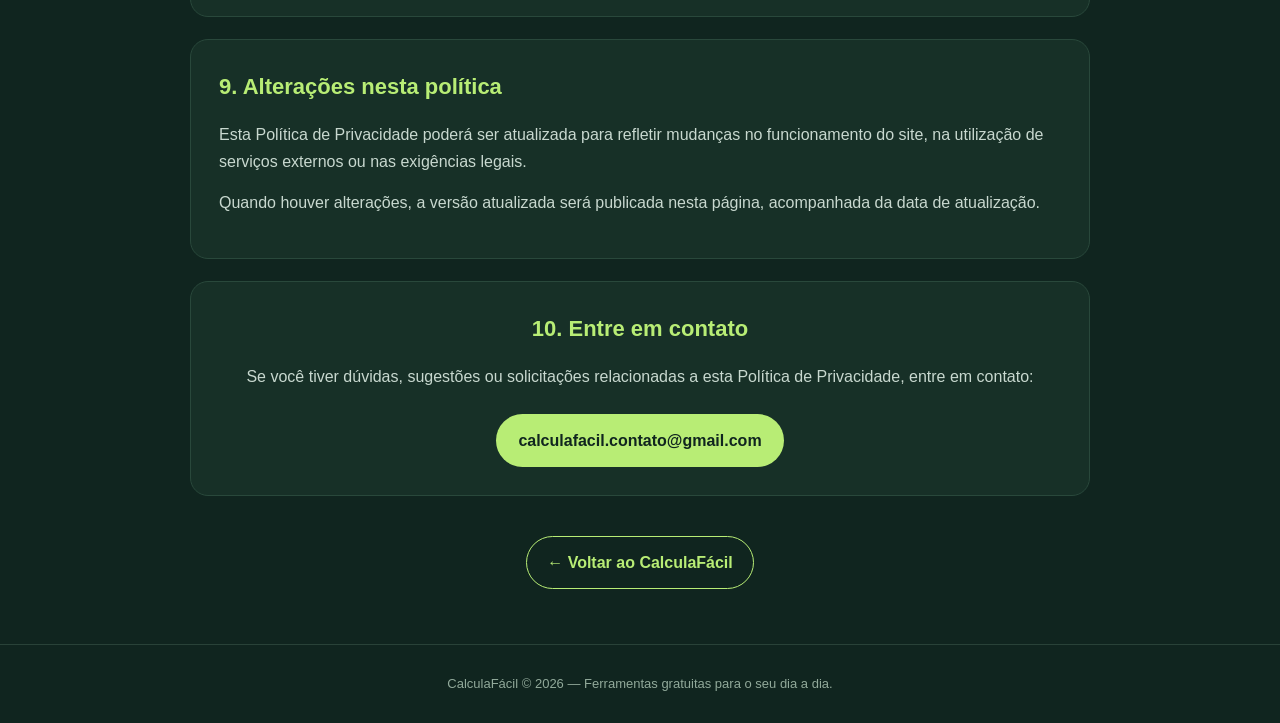
<file: privacidade.html>
<!DOCTYPE html>
<html lang="pt-BR">
<head>
  <meta charset="UTF-8">
  <meta name="viewport" content="width=device-width, initial-scale=1.0">

  <title>Política de Privacidade | CalculaFácil</title>
  <meta name="description" content="Consulte a Política de Privacidade da CalculaFácil e saiba como funcionam os cálculos, cookies, publicidade e informações dos visitantes.">
  <meta name="robots" content="index, follow">
  <link rel="canonical" href="https://calculafacilbr.github.io/privacidade.html">

  <style>
    * {
      box-sizing: border-box;
    }

    body {
      margin: 0;
      background: #10251f;
      color: #edf5ef;
      font-family: Arial, Helvetica, sans-serif;
      line-height: 1.7;
    }

    a {
      color: #b8ed75;
    }

    .top {
      padding: 22px 7%;
      border-bottom: 1px solid #294238;
      display: flex;
      align-items: center;
      justify-content: space-between;
      gap: 15px;
    }

    .brand {
      color: #ffffff;
      text-decoration: none;
      font-size: 23px;
      font-weight: 800;
      letter-spacing: -1px;
    }

    .brand span {
      color: #b8ed75;
    }

    .back {
      color: #b8ed75;
      text-decoration: none;
      font-size: 14px;
      font-weight: bold;
    }

    .container {
      width: min(900px, 90%);
      margin: 55px auto;
    }

    .hero {
      padding: 38px;
      border: 1px solid #345347;
      border-radius: 22px;
      background: linear-gradient(135deg, #19382d, #142c24);
      margin-bottom: 30px;
    }

    .tag {
      color: #b8ed75;
      font-size: 12px;
      font-weight: bold;
      letter-spacing: 2px;
      text-transform: uppercase;
    }

    h1 {
      color: #ffffff;
      font-size: clamp(30px, 6vw, 44px);
      line-height: 1.2;
      margin: 15px 0;
      letter-spacing: -1px;
    }

    h1 span {
      color: #b8ed75;
    }

    .hero p {
      color: #c7d8cd;
      font-size: 16px;
      margin-bottom: 0;
    }

    .section {
      padding: 28px;
      margin-bottom: 22px;
      border-radius: 18px;
      border: 1px solid #29483b;
      background: #173027;
    }

    h2 {
      color: #b8ed75;
      font-size: 22px;
      margin: 0 0 15px;
    }

    h3 {
      color: #ffffff;
      font-size: 17px;
      margin: 22px 0 5px;
    }

    p {
      color: #c8d8cf;
      margin: 8px 0 14px;
    }

    ul {
      color: #c8d8cf;
      padding-left: 22px;
    }

    li {
      margin-bottom: 9px;
    }

    .contact {
      text-align: center;
    }

    .contact a {
      display: inline-block;
      margin-top: 10px;
      padding: 13px 22px;
      border-radius: 30px;
      background: #b8ed75;
      color: #10251f;
      text-decoration: none;
      font-weight: bold;
    }

    .home-button {
      display: inline-block;
      margin-top: 10px;
      padding: 12px 20px;
      border: 1px solid #b8ed75;
      border-radius: 30px;
      color: #b8ed75;
      text-decoration: none;
      font-weight: bold;
    }

    footer {
      text-align: center;
      padding: 28px 15px;
      border-top: 1px solid #294238;
      color: #91a99a;
      font-size: 13px;
    }

    @media (max-width: 600px) {
      .top {
        padding: 18px 5%;
      }

      .container {
        margin: 30px auto;
      }

      .hero {
        padding: 25px;
      }

      .section {
        padding: 22px;
      }

      .back {
        font-size: 12px;
      }
    }
  </style>
</head>

<body>

  <header class="top">
    <a class="brand" href="index.html">Calcula<span>Fácil</span></a>
    <a class="back" href="index.html">← Página inicial</a>
  </header>

  <main class="container">

    <section class="hero">
      <div class="tag">Transparência e segurança</div>
      <h1>Política de <span>Privacidade</span></h1>
      <p>Esta página explica como o site CalculaFácil trata informações durante a navegação e o uso de suas ferramentas.</p>
      <p>Última atualização: novembro de 2026.</p>
    </section>

    <section class="section">
      <h2>1. Sobre esta política</h2>
      <p>A CalculaFácil valoriza a privacidade dos visitantes. Esta Política de Privacidade apresenta informações sobre o funcionamento do site, o uso das calculadoras, cookies, publicidade e possíveis serviços de terceiros.</p>
      <p>Ao utilizar o site, você pode consultar esta política para entender essas práticas.</p>
    </section>

    <section class="section">
      <h2>2. Informações utilizadas nas calculadoras</h2>
      <p>As calculadoras da CalculaFácil foram desenvolvidas para realizar operações diretamente no navegador do visitante.</p>
      <p>Os valores digitados nos campos das calculadoras são utilizados para produzir os resultados das simulações. O funcionamento normal dessas ferramentas não exige que o visitante informe:</p>

      <ul>
        <li>Senhas bancárias;</li>
        <li>Dados de cartões de crédito;</li>
        <li>Informações de acesso a contas financeiras;</li>
        <li>Documentos pessoais para realizar os cálculos.</li>
      </ul>

      <p>Não oferecemos, por meio das calculadoras, serviços de movimentação financeira ou acesso a contas bancárias.</p>
    </section>

    <section class="section">
      <h2>3. Dados de navegação e hospedagem</h2>
      <p>O site é publicado por meio do serviço GitHub Pages. Como acontece com serviços de hospedagem e infraestrutura na internet, informações técnicas relacionadas ao acesso podem ser processadas pelo provedor, conforme suas próprias políticas e condições.</p>
      <p>Essas informações podem incluir dados técnicos de conexão, navegador, dispositivo e registros necessários à operação e à segurança do serviço.</p>
      <p>Para conhecer as práticas do provedor, consulte a <a href="https://docs.github.com/pt/site-policy/privacy-policies/github-privacy-statement" target="_blank" rel="noopener noreferrer">Política de Privacidade do GitHub</a>.</p>
    </section>

    <section class="section">
      <h2>4. Cookies e tecnologias semelhantes</h2>
      <p>Cookies são pequenos arquivos que podem ser armazenados no navegador para permitir funcionalidades, lembrar preferências ou auxiliar na análise de acesso e na publicidade.</p>
      <p>As calculadoras da versão atual foram desenvolvidas para realizar os cálculos sem exigir cookies próprios para essa finalidade.</p>
      <p>Entretanto, serviços de hospedagem, ferramentas de terceiros ou recursos incorporados ao site podem utilizar cookies ou tecnologias semelhantes, conforme suas configurações e políticas.</p>
      <p>O visitante pode consultar as configurações de privacidade do próprio navegador para gerenciar ou bloquear cookies. Algumas funcionalidades de serviços externos podem ser afetadas por essa escolha.</p>
    </section>

    <section class="section">
      <h2>5. Publicidade e Google AdSense</h2>
      <p>A CalculaFácil poderá utilizar serviços de publicidade de terceiros, incluindo o Google AdSense, para exibir anúncios e ajudar a manter o funcionamento do projeto.</p>
      <p>Caso esses serviços sejam implementados, fornecedores de publicidade poderão utilizar cookies ou tecnologias semelhantes para exibir, limitar ou medir anúncios, de acordo com suas políticas e configurações aplicáveis.</p>
      <p>O Google pode utilizar informações relacionadas à navegação para personalizar anúncios, quando permitido pelas configurações e regras aplicáveis.</p>
      <p>Para obter mais informações, consulte:</p>
      <ul>
        <li><a href="https://policies.google.com/privacy" target="_blank" rel="noopener noreferrer">Política de Privacidade do Google</a>;</li>
        <li><a href="https://policies.google.com/technologies/ads" target="_blank" rel="noopener noreferrer">Como o Google utiliza informações para publicidade</a>.</li>
      </ul>
      <p>A eventual utilização de publicidade será acompanhada das configurações e informações exigidas pelas regras aplicáveis.</p>
    </section>

    <section class="section">
      <h2>6. Links para outros sites</h2>
      <p>O CalculaFácil pode apresentar links para páginas e serviços externos. Ao acessar esses links, o visitante passa a utilizar outro ambiente, sujeito às políticas e condições do respectivo serviço.</p>
      <p>Não controlamos as práticas de privacidade de sites de terceiros. Recomendamos consultar as políticas desses serviços antes de fornecer informações pessoais.</p>
    </section>

    <section class="section">
      <h2>7. Proteção de informações</h2>
      <p>Buscamos manter o site organizado e utilizar serviços adequados para sua publicação e funcionamento.</p>
      <p>Nenhum serviço disponibilizado pela internet pode garantir segurança absoluta. Por isso, recomendamos que os visitantes não compartilhem informações confidenciais em campos ou mensagens que não sejam destinados a essa finalidade.</p>
    </section>

    <section class="section">
      <h2>8. Direitos dos titulares de dados</h2>
      <p>A Lei Geral de Proteção de Dados Pessoais (LGPD) estabelece direitos relacionados ao tratamento de dados pessoais.</p>
      <p>Quando houver tratamento de dados pessoais sujeito à legislação, o titular poderá exercer os direitos aplicáveis, observadas as condições legais, incluindo solicitar informações sobre o tratamento e, quando cabível, correção ou eliminação de dados.</p>
      <p>Para encaminhar dúvidas ou solicitações relacionadas à privacidade, utilize nosso contato por e-mail.</p>
    </section>

    <section class="section">
      <h2>9. Alterações nesta política</h2>
      <p>Esta Política de Privacidade poderá ser atualizada para refletir mudanças no funcionamento do site, na utilização de serviços externos ou nas exigências legais.</p>
      <p>Quando houver alterações, a versão atualizada será publicada nesta página, acompanhada da data de atualização.</p>
    </section>

    <section class="section contact">
      <h2>10. Entre em contato</h2>
      <p>Se você tiver dúvidas, sugestões ou solicitações relacionadas a esta Política de Privacidade, entre em contato:</p>
      <a href="mailto:calculafacil.contato@gmail.com">calculafacil.contato@gmail.com</a>
    </section>

    <div style="text-align:center; margin:30px 0;">
      <a class="home-button" href="index.html">← Voltar ao CalculaFácil</a>
    </div>

  </main>

  <footer>
    CalculaFácil © 2026 — Ferramentas gratuitas para o seu dia a dia.
  </footer>

</body>
</html>
</file>
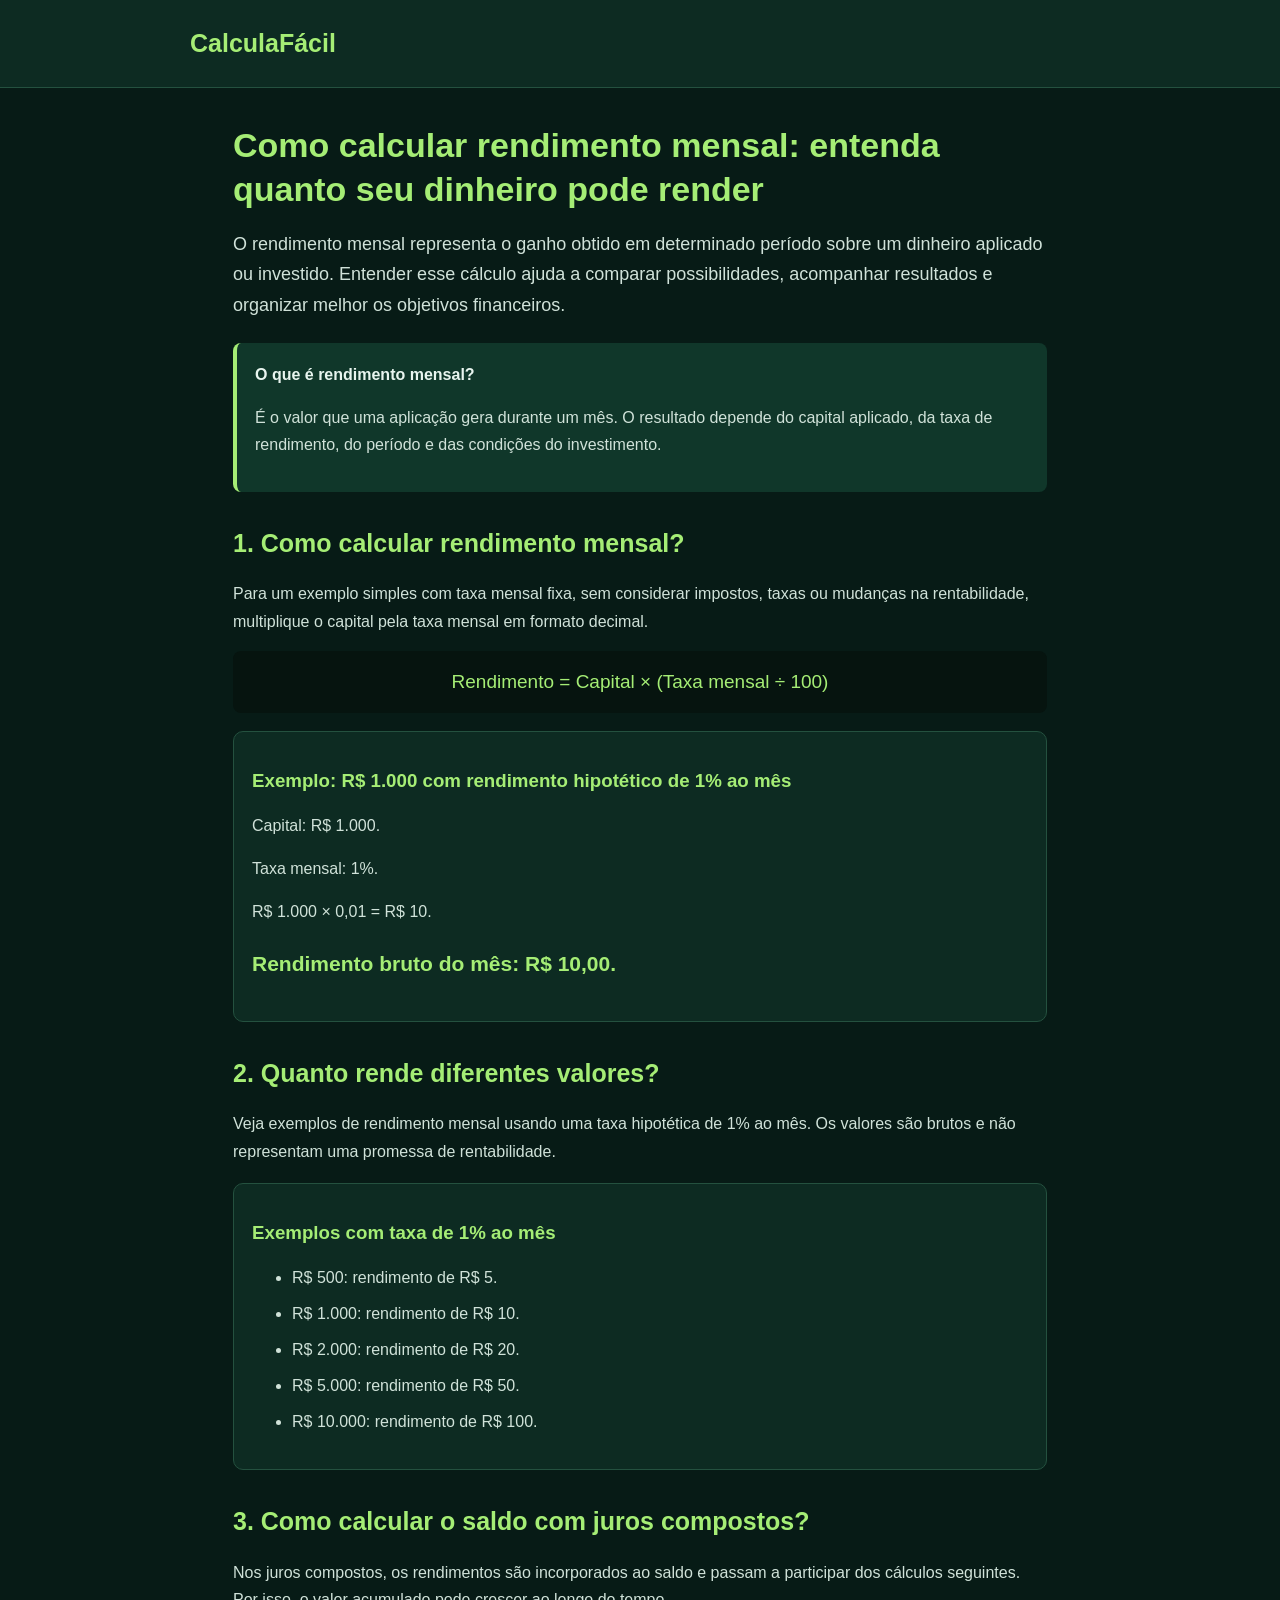
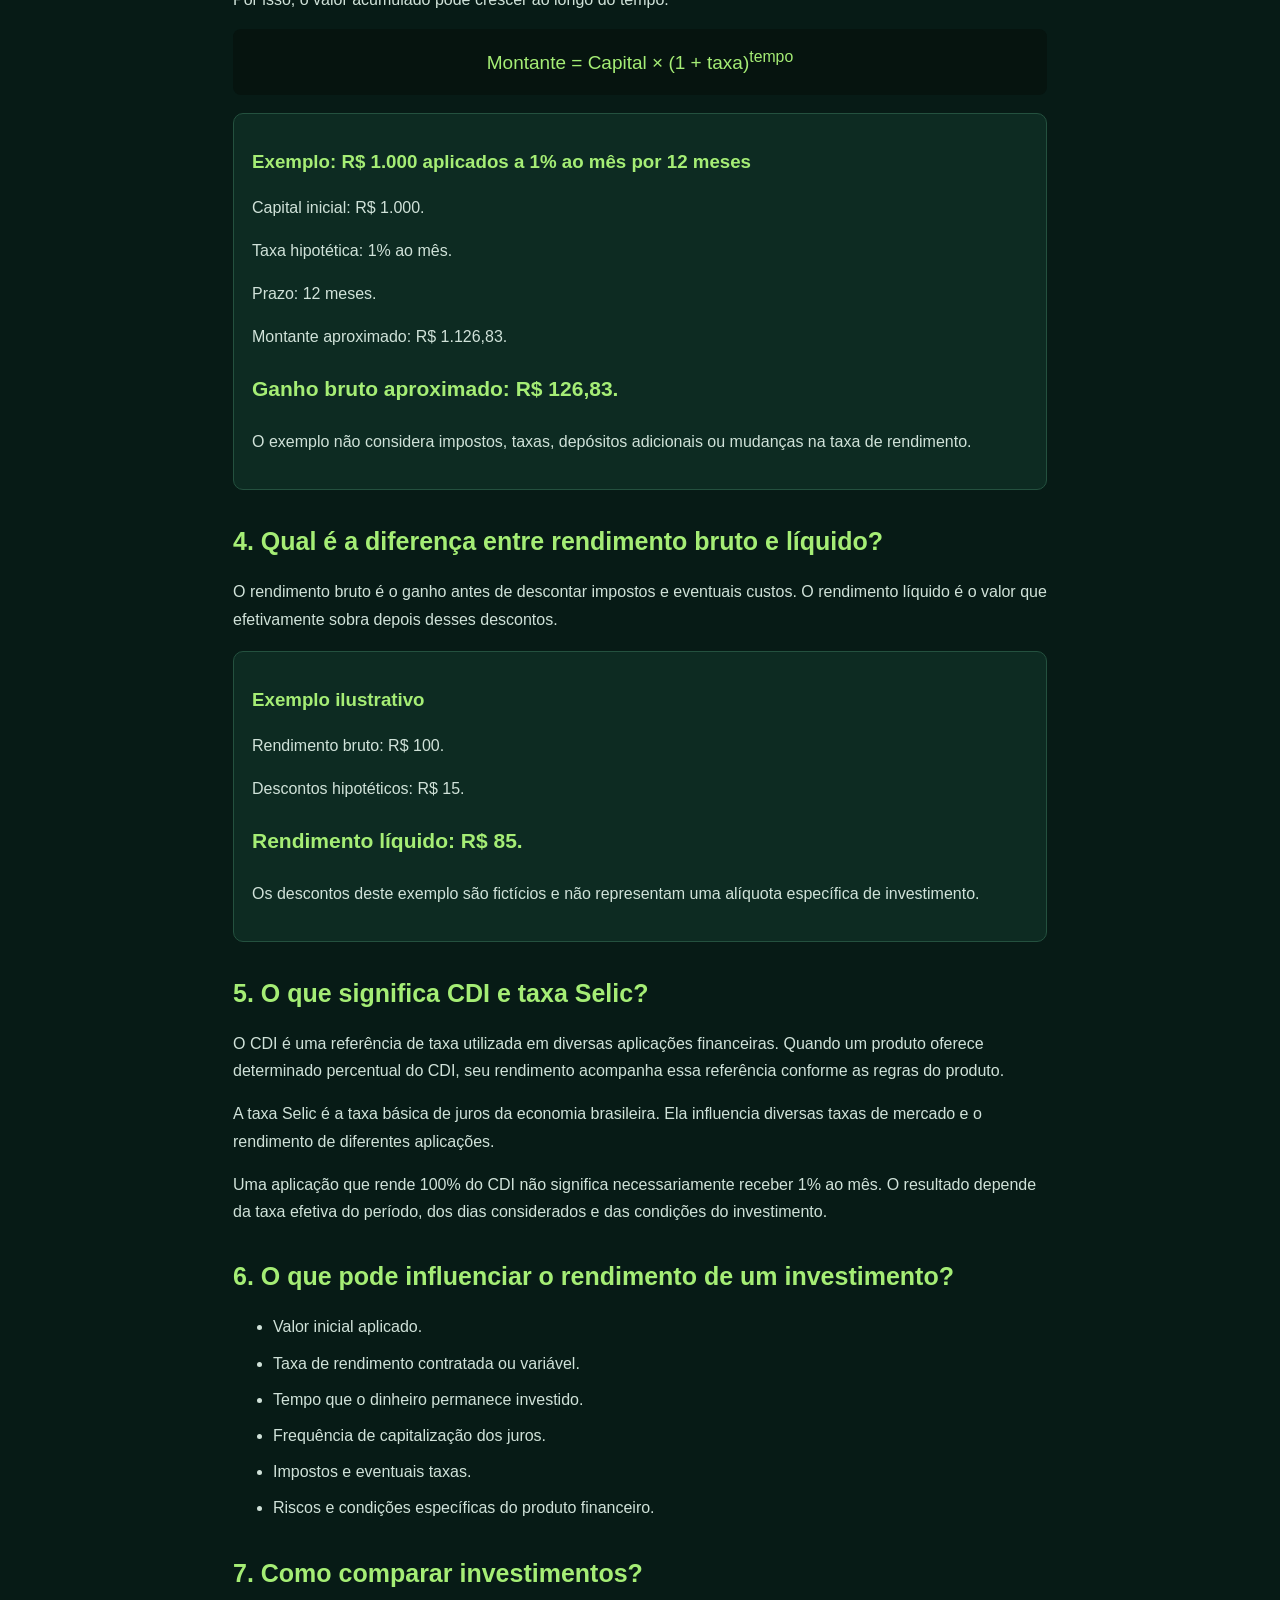
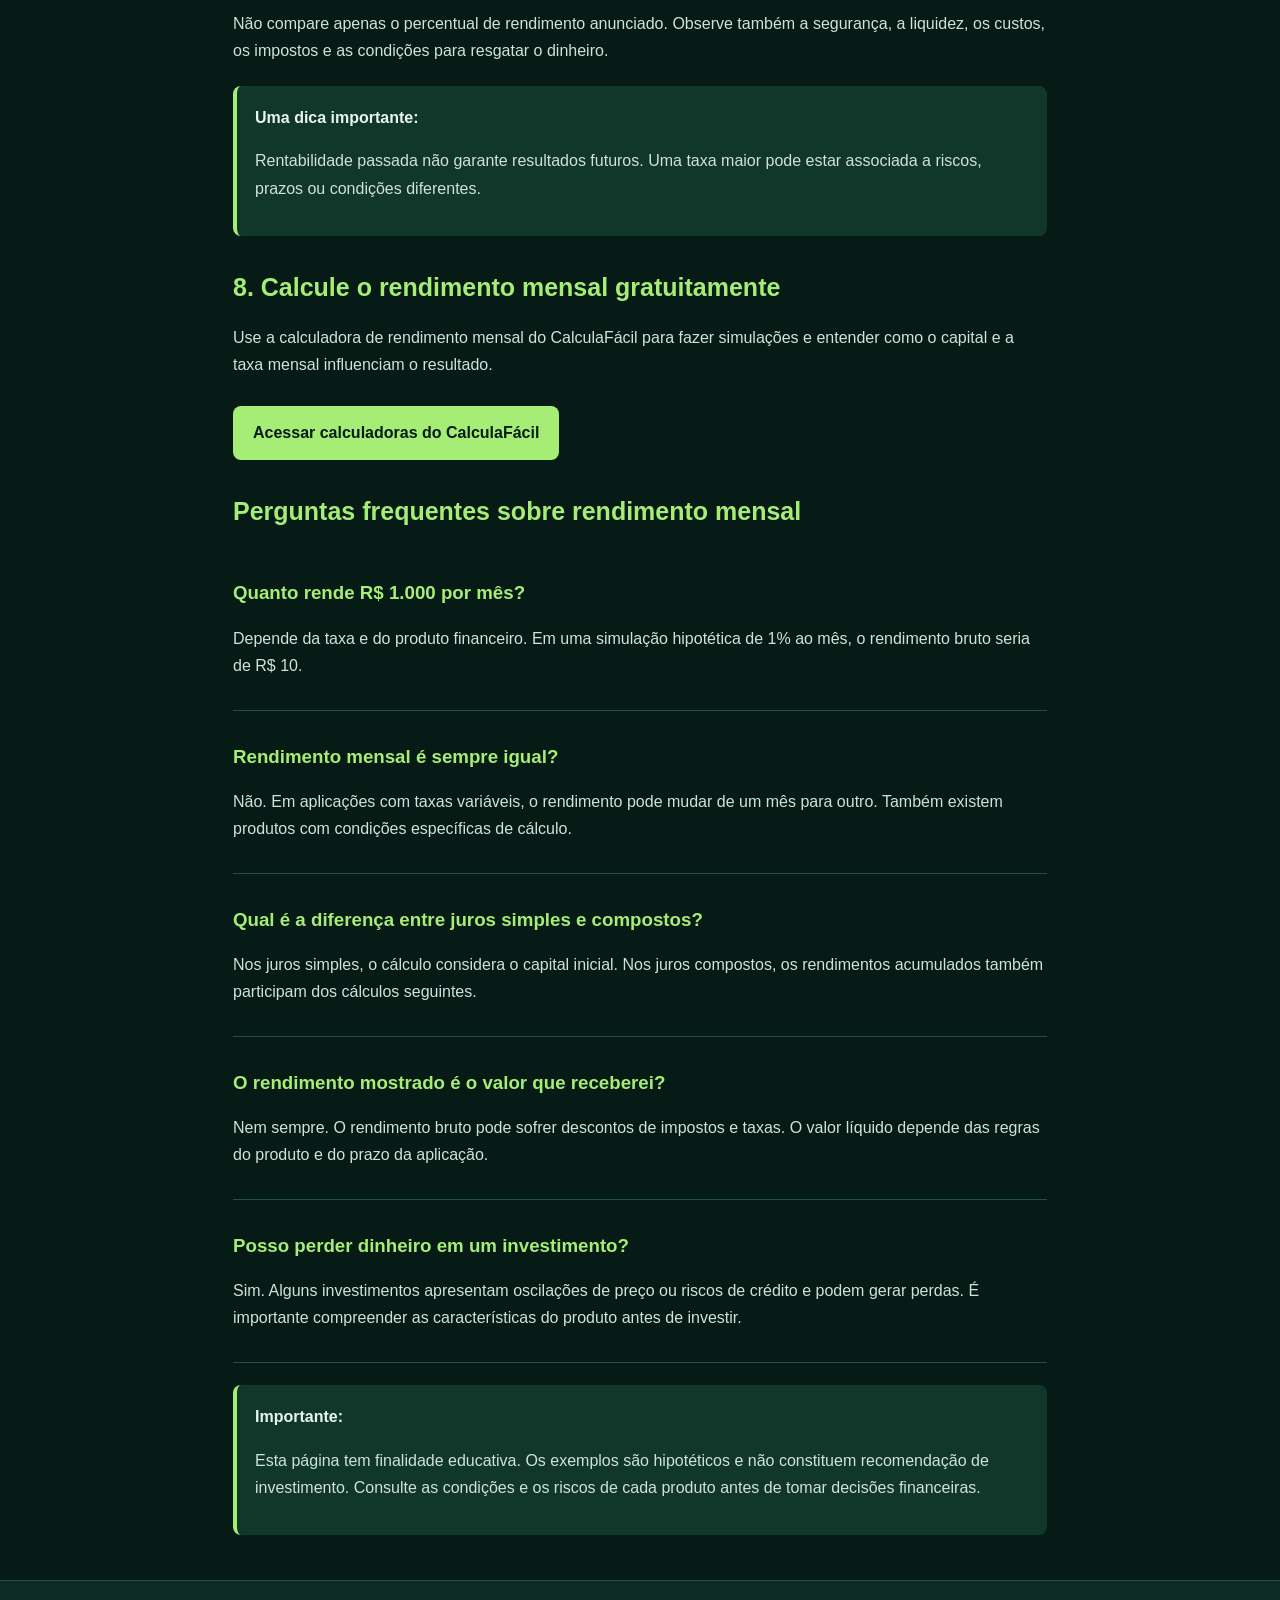
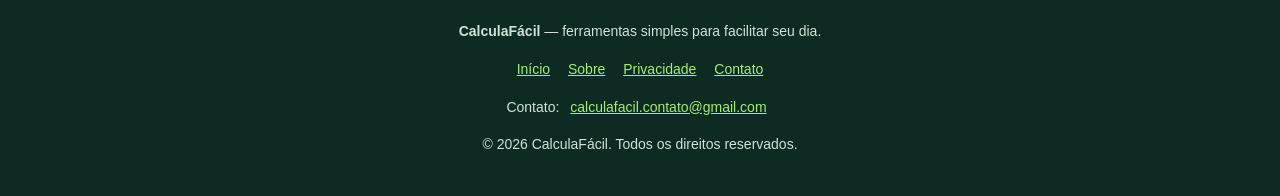
<file: rendimento-mensal.html>
<!DOCTYPE html>
<html lang="pt-BR">
<head>
  <meta charset="UTF-8">
  <meta name="viewport" content="width=device-width, initial-scale=1.0">

  <title>Como Calcular Rendimento Mensal: Guia com Exemplos | CalculaFácil</title>
  <meta name="description" content="Aprenda a calcular rendimento mensal, entender taxas de juros e descobrir quanto seu dinheiro pode render. Guia gratuito com exemplos práticos.">
  <meta name="robots" content="index, follow">
  <link rel="canonical" href="https://calculafacilbr.github.io/rendimento-mensal.html">

  <style>
    * {
      box-sizing: border-box;
    }

    body {
      margin: 0;
      background: #071b16;
      color: #e8f5ef;
      font-family: Arial, sans-serif;
      line-height: 1.7;
    }

    header {
      background: #0d2b22;
      padding: 22px 16px;
      border-bottom: 1px solid #24513f;
    }

    .topo {
      max-width: 900px;
      margin: auto;
    }

    .logo {
      color: #a5ed75;
      font-size: 25px;
      font-weight: bold;
      text-decoration: none;
    }

    main {
      max-width: 850px;
      margin: 35px auto;
      padding: 0 18px;
    }

    h1, h2, h3 {
      color: #a5ed75;
      line-height: 1.3;
    }

    h1 {
      font-size: 34px;
      margin-bottom: 12px;
    }

    h2 {
      margin-top: 35px;
      font-size: 25px;
    }

    p {
      color: #d0e2d9;
    }

    .introducao {
      font-size: 18px;
    }

    .destaque {
      background: #10372a;
      border-left: 4px solid #a5ed75;
      padding: 18px;
      border-radius: 8px;
      margin: 22px 0;
    }

    .exemplo {
      background: #0d2b22;
      border: 1px solid #24513f;
      border-radius: 10px;
      padding: 18px;
      margin: 18px 0;
    }

    .resultado {
      color: #a5ed75;
      font-size: 21px;
      font-weight: bold;
    }

    .formula {
      background: #06140f;
      padding: 15px;
      border-radius: 8px;
      color: #a5ed75;
      font-size: 19px;
      text-align: center;
      overflow-wrap: anywhere;
    }

    li {
      color: #d0e2d9;
      margin-bottom: 9px;
    }

    a {
      color: #a5ed75;
    }

    .botao {
      display: inline-block;
      background: #a5ed75;
      color: #071b16;
      text-decoration: none;
      padding: 13px 20px;
      border-radius: 8px;
      font-weight: bold;
      margin-top: 12px;
    }

    .pergunta {
      border-bottom: 1px solid #24513f;
      padding: 15px 0;
    }

    footer {
      background: #0d2b22;
      border-top: 1px solid #24513f;
      padding: 25px 18px;
      text-align: center;
      margin-top: 45px;
    }

    footer p {
      font-size: 14px;
    }

    footer a {
      margin: 0 7px;
    }

    @media (max-width: 600px) {
      h1 {
        font-size: 28px;
      }

      h2 {
        font-size: 22px;
      }
    }
  </style>
</head>

<body>

  <header>
    <div class="topo">
      <a class="logo" href="index.html">CalculaFácil</a>
    </div>
  </header>

  <main>

    <h1>Como calcular rendimento mensal: entenda quanto seu dinheiro pode render</h1>

    <p class="introducao">
      O rendimento mensal representa o ganho obtido em determinado
      período sobre um dinheiro aplicado ou investido. Entender esse
      cálculo ajuda a comparar possibilidades, acompanhar resultados
      e organizar melhor os objetivos financeiros.
    </p>

    <div class="destaque">
      <strong>O que é rendimento mensal?</strong>
      <p>
        É o valor que uma aplicação gera durante um mês. O resultado
        depende do capital aplicado, da taxa de rendimento, do período
        e das condições do investimento.
      </p>
    </div>

    <h2>1. Como calcular rendimento mensal?</h2>

    <p>
      Para um exemplo simples com taxa mensal fixa, sem considerar
      impostos, taxas ou mudanças na rentabilidade, multiplique
      o capital pela taxa mensal em formato decimal.
    </p>

    <div class="formula">
      Rendimento = Capital × (Taxa mensal ÷ 100)
    </div>

    <div class="exemplo">
      <h3>Exemplo: R$ 1.000 com rendimento hipotético de 1% ao mês</h3>
      <p>Capital: R$ 1.000.</p>
      <p>Taxa mensal: 1%.</p>
      <p>R$ 1.000 × 0,01 = R$ 10.</p>
      <p class="resultado">Rendimento bruto do mês: R$ 10,00.</p>
    </div>

    <h2>2. Quanto rende diferentes valores?</h2>

    <p>
      Veja exemplos de rendimento mensal usando uma taxa hipotética
      de 1% ao mês. Os valores são brutos e não representam uma
      promessa de rentabilidade.
    </p>

    <div class="exemplo">
      <h3>Exemplos com taxa de 1% ao mês</h3>
      <ul>
        <li>R$ 500: rendimento de R$ 5.</li>
        <li>R$ 1.000: rendimento de R$ 10.</li>
        <li>R$ 2.000: rendimento de R$ 20.</li>
        <li>R$ 5.000: rendimento de R$ 50.</li>
        <li>R$ 10.000: rendimento de R$ 100.</li>
      </ul>
    </div>

    <h2>3. Como calcular o saldo com juros compostos?</h2>

    <p>
      Nos juros compostos, os rendimentos são incorporados ao saldo
      e passam a participar dos cálculos seguintes. Por isso,
      o valor acumulado pode crescer ao longo do tempo.
    </p>

    <div class="formula">
      Montante = Capital × (1 + taxa)<sup>tempo</sup>
    </div>

    <div class="exemplo">
      <h3>Exemplo: R$ 1.000 aplicados a 1% ao mês por 12 meses</h3>
      <p>Capital inicial: R$ 1.000.</p>
      <p>Taxa hipotética: 1% ao mês.</p>
      <p>Prazo: 12 meses.</p>
      <p>Montante aproximado: R$ 1.126,83.</p>
      <p class="resultado">Ganho bruto aproximado: R$ 126,83.</p>
      <p>
        O exemplo não considera impostos, taxas, depósitos adicionais
        ou mudanças na taxa de rendimento.
      </p>
    </div>

    <h2>4. Qual é a diferença entre rendimento bruto e líquido?</h2>

    <p>
      O rendimento bruto é o ganho antes de descontar impostos
      e eventuais custos. O rendimento líquido é o valor que
      efetivamente sobra depois desses descontos.
    </p>

    <div class="exemplo">
      <h3>Exemplo ilustrativo</h3>
      <p>Rendimento bruto: R$ 100.</p>
      <p>Descontos hipotéticos: R$ 15.</p>
      <p class="resultado">Rendimento líquido: R$ 85.</p>
      <p>
        Os descontos deste exemplo são fictícios e não representam
        uma alíquota específica de investimento.
      </p>
    </div>

    <h2>5. O que significa CDI e taxa Selic?</h2>

    <p>
      O CDI é uma referência de taxa utilizada em diversas aplicações
      financeiras. Quando um produto oferece determinado percentual
      do CDI, seu rendimento acompanha essa referência conforme as
      regras do produto.
    </p>

    <p>
      A taxa Selic é a taxa básica de juros da economia brasileira.
      Ela influencia diversas taxas de mercado e o rendimento de
      diferentes aplicações.
    </p>

    <p>
      Uma aplicação que rende 100% do CDI não significa necessariamente
      receber 1% ao mês. O resultado depende da taxa efetiva do período,
      dos dias considerados e das condições do investimento.
    </p>

    <h2>6. O que pode influenciar o rendimento de um investimento?</h2>

    <ul>
      <li>Valor inicial aplicado.</li>
      <li>Taxa de rendimento contratada ou variável.</li>
      <li>Tempo que o dinheiro permanece investido.</li>
      <li>Frequência de capitalização dos juros.</li>
      <li>Impostos e eventuais taxas.</li>
      <li>Riscos e condições específicas do produto financeiro.</li>
    </ul>

    <h2>7. Como comparar investimentos?</h2>

    <p>
      Não compare apenas o percentual de rendimento anunciado.
      Observe também a segurança, a liquidez, os custos, os impostos
      e as condições para resgatar o dinheiro.
    </p>

    <div class="destaque">
      <strong>Uma dica importante:</strong>
      <p>
        Rentabilidade passada não garante resultados futuros.
        Uma taxa maior pode estar associada a riscos, prazos ou
        condições diferentes.
      </p>
    </div>

    <h2>8. Calcule o rendimento mensal gratuitamente</h2>

    <p>
      Use a calculadora de rendimento mensal do CalculaFácil para
      fazer simulações e entender como o capital e a taxa mensal
      influenciam o resultado.
    </p>

    <a class="botao" href="index.html#ferramentas">
      Acessar calculadoras do CalculaFácil
    </a>

    <h2>Perguntas frequentes sobre rendimento mensal</h2>

    <div class="pergunta">
      <h3>Quanto rende R$ 1.000 por mês?</h3>
      <p>
        Depende da taxa e do produto financeiro. Em uma simulação
        hipotética de 1% ao mês, o rendimento bruto seria de R$ 10.
      </p>
    </div>

    <div class="pergunta">
      <h3>Rendimento mensal é sempre igual?</h3>
      <p>
        Não. Em aplicações com taxas variáveis, o rendimento pode
        mudar de um mês para outro. Também existem produtos com
        condições específicas de cálculo.
      </p>
    </div>

    <div class="pergunta">
      <h3>Qual é a diferença entre juros simples e compostos?</h3>
      <p>
        Nos juros simples, o cálculo considera o capital inicial.
        Nos juros compostos, os rendimentos acumulados também
        participam dos cálculos seguintes.
      </p>
    </div>

    <div class="pergunta">
      <h3>O rendimento mostrado é o valor que receberei?</h3>
      <p>
        Nem sempre. O rendimento bruto pode sofrer descontos
        de impostos e taxas. O valor líquido depende das regras
        do produto e do prazo da aplicação.
      </p>
    </div>

    <div class="pergunta">
      <h3>Posso perder dinheiro em um investimento?</h3>
      <p>
        Sim. Alguns investimentos apresentam oscilações de preço
        ou riscos de crédito e podem gerar perdas. É importante
        compreender as características do produto antes de investir.
      </p>
    </div>

    <div class="destaque">
      <strong>Importante:</strong>
      <p>
        Esta página tem finalidade educativa. Os exemplos são
        hipotéticos e não constituem recomendação de investimento.
        Consulte as condições e os riscos de cada produto antes
        de tomar decisões financeiras.
      </p>
    </div>

  </main>

  <footer>
    <p><strong>CalculaFácil</strong> — ferramentas simples para facilitar seu dia.</p>
    <p>
      <a href="index.html">Início</a>
      <a href="sobre.html">Sobre</a>
      <a href="privacidade.html">Privacidade</a>
      <a href="contato.html">Contato</a>
    </p>
    <p>
      Contato:
      <a href="mailto:calculafacil.contato@gmail.com">
        calculafacil.contato@gmail.com
      </a>
    </p>
    <p>© 2026 CalculaFácil. Todos os direitos reservados.</p>
  </footer>

</body>
</html>
</file>
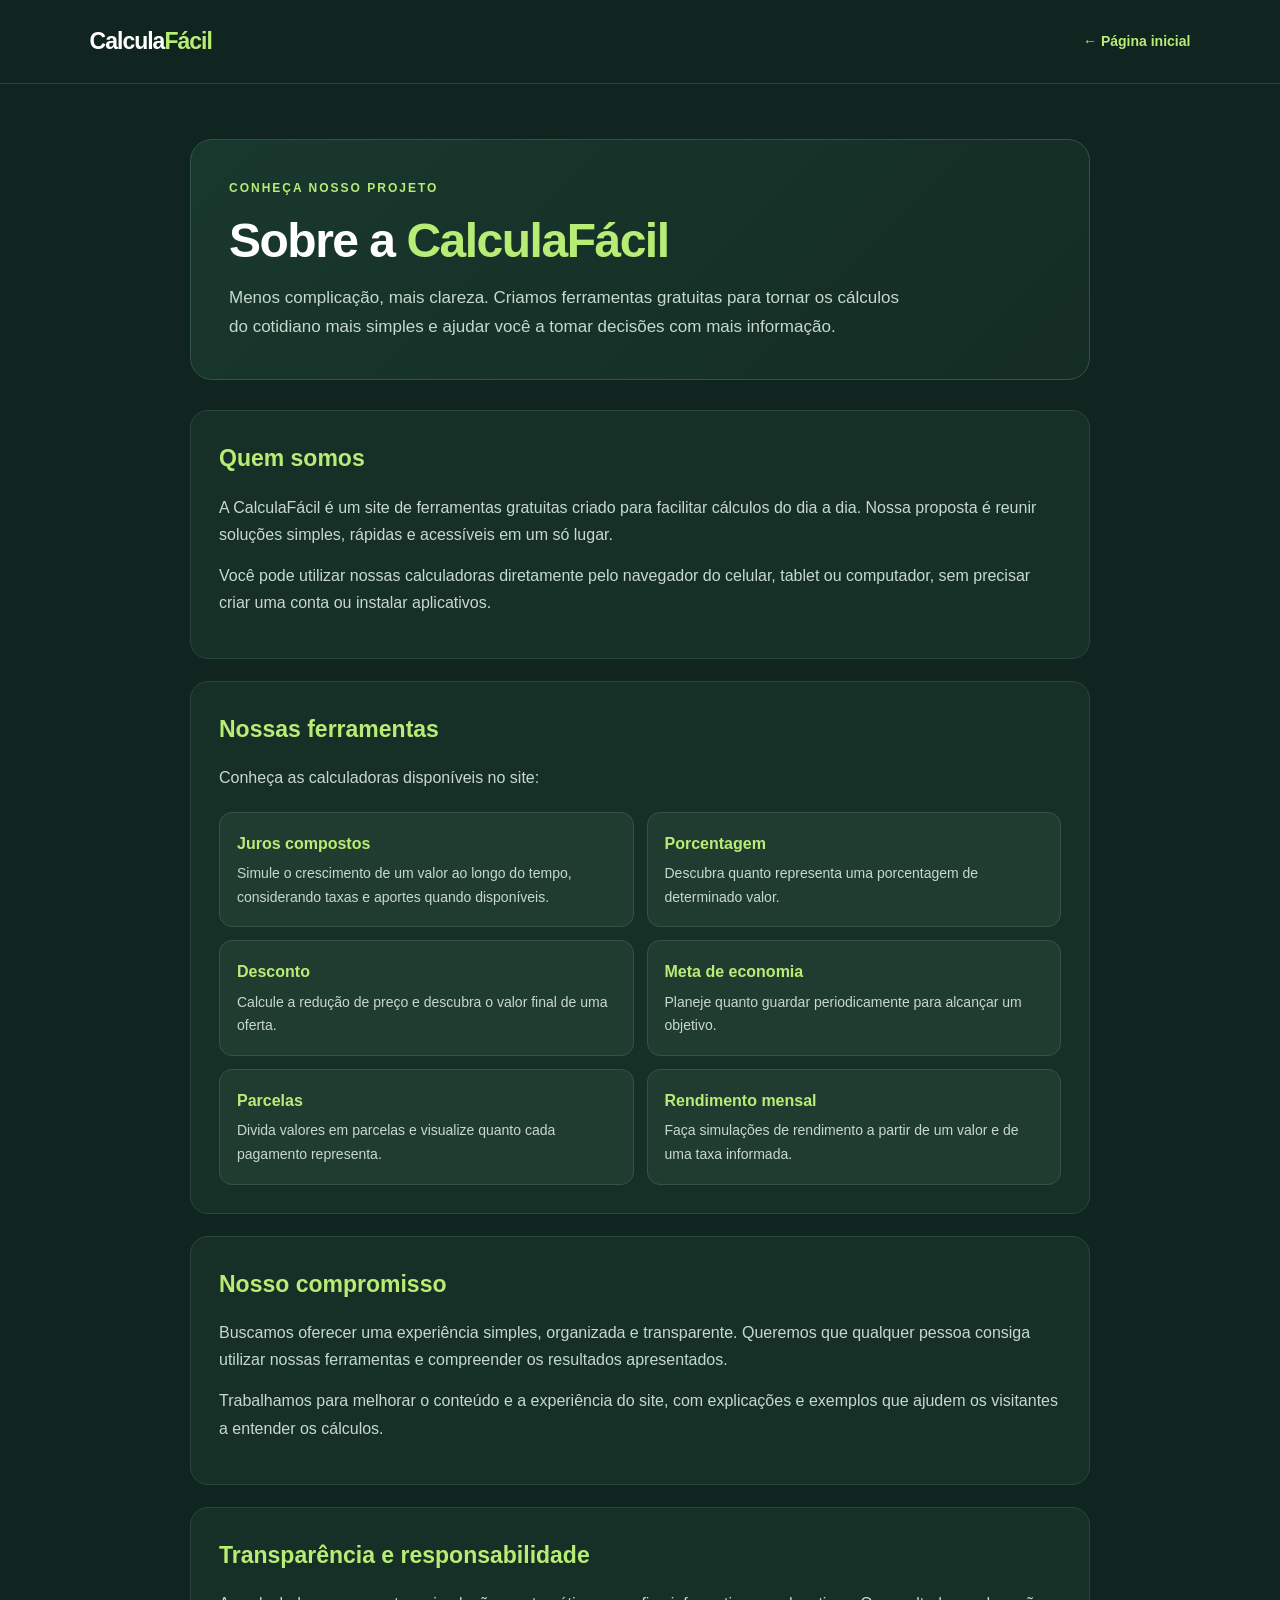
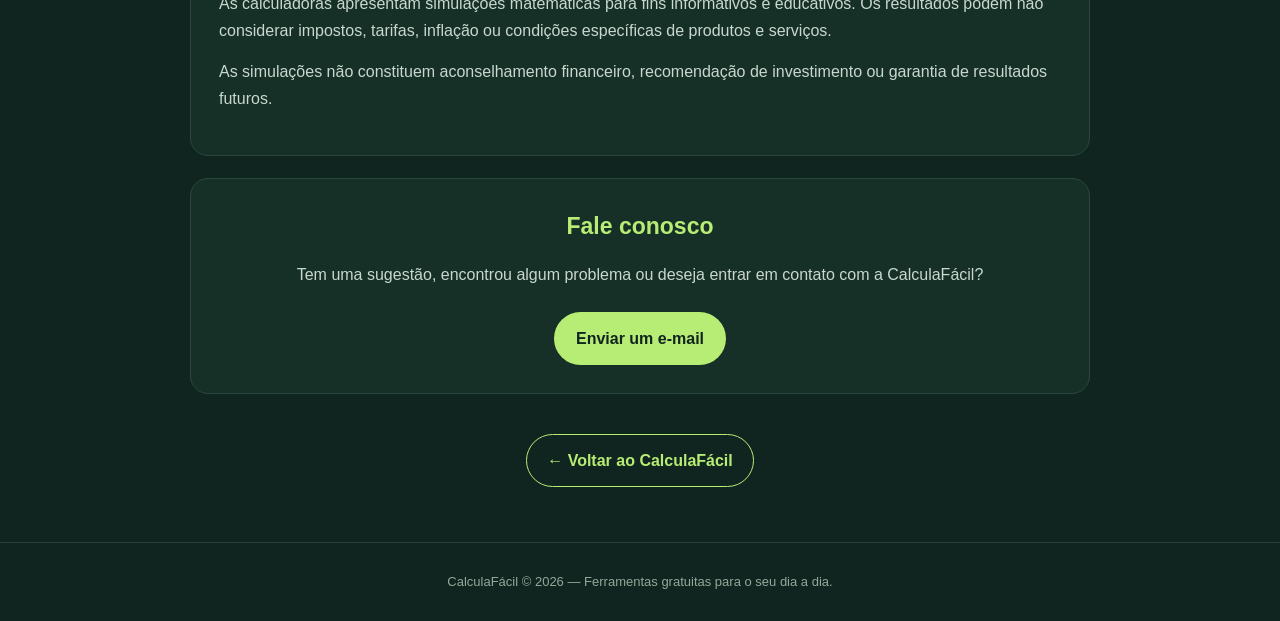
<file: sobre.html>
<!DOCTYPE html>
<html lang="pt-BR">
<head>
  <meta charset="UTF-8">
  <meta name="viewport" content="width=device-width, initial-scale=1.0">

  <title>Sobre a CalculaFácil | Calculadoras Gratuitas</title>
  <meta name="description" content="Conheça a CalculaFácil, um site de calculadoras gratuitas para facilitar seus cálculos e seu planejamento financeiro.">
  <meta name="robots" content="index, follow">
  <link rel="canonical" href="https://calculafacilbr.github.io/sobre.html">

  <style>
    * {
      box-sizing: border-box;
    }

    body {
      margin: 0;
      background: #10251f;
      color: #edf5ef;
      font-family: Arial, Helvetica, sans-serif;
      line-height: 1.7;
    }

    a {
      color: #b8ed75;
    }

    .top {
      padding: 22px 7%;
      border-bottom: 1px solid #294238;
      display: flex;
      align-items: center;
      justify-content: space-between;
      gap: 15px;
    }

    .brand {
      color: #ffffff;
      text-decoration: none;
      font-size: 23px;
      font-weight: 800;
      letter-spacing: -1px;
    }

    .brand span {
      color: #b8ed75;
    }

    .back {
      color: #b8ed75;
      text-decoration: none;
      font-size: 14px;
      font-weight: bold;
    }

    .container {
      width: min(900px, 90%);
      margin: 55px auto;
    }

    .hero {
      padding: 38px;
      border: 1px solid #345347;
      border-radius: 22px;
      background: linear-gradient(135deg, #19382d, #142c24);
      margin-bottom: 30px;
    }

    .tag {
      color: #b8ed75;
      font-size: 12px;
      font-weight: bold;
      letter-spacing: 2px;
      text-transform: uppercase;
    }

    h1 {
      color: #ffffff;
      font-size: clamp(32px, 6vw, 48px);
      line-height: 1.15;
      margin: 15px 0;
      letter-spacing: -1.5px;
    }

    h1 span {
      color: #b8ed75;
    }

    .hero p {
      color: #c7d8cd;
      font-size: 17px;
      max-width: 680px;
      margin-bottom: 0;
    }

    .section {
      padding: 28px;
      margin-bottom: 22px;
      border-radius: 18px;
      border: 1px solid #29483b;
      background: #173027;
    }

    h2 {
      color: #b8ed75;
      font-size: 23px;
      margin: 0 0 15px;
    }

    h3 {
      color: #ffffff;
      font-size: 17px;
      margin: 23px 0 5px;
    }

    p {
      color: #c8d8cf;
      margin: 8px 0 14px;
    }

    .tools {
      display: grid;
      grid-template-columns: repeat(2, 1fr);
      gap: 13px;
      margin-top: 20px;
    }

    .tool {
      background: #203c30;
      border: 1px solid #345347;
      border-radius: 13px;
      padding: 17px;
    }

    .tool strong {
      color: #b8ed75;
      display: block;
      margin-bottom: 5px;
    }

    .tool p {
      font-size: 14px;
      margin: 0;
    }

    .contact {
      text-align: center;
    }

    .contact a {
      display: inline-block;
      margin-top: 10px;
      padding: 13px 22px;
      border-radius: 30px;
      background: #b8ed75;
      color: #10251f;
      text-decoration: none;
      font-weight: bold;
    }

    .home-button {
      display: inline-block;
      margin-top: 10px;
      padding: 12px 20px;
      border: 1px solid #b8ed75;
      border-radius: 30px;
      color: #b8ed75;
      text-decoration: none;
      font-weight: bold;
    }

    footer {
      text-align: center;
      padding: 28px 15px;
      border-top: 1px solid #294238;
      color: #91a99a;
      font-size: 13px;
    }

    @media (max-width: 600px) {
      .top {
        padding: 18px 5%;
      }

      .container {
        margin: 30px auto;
      }

      .hero {
        padding: 25px;
      }

      .section {
        padding: 22px;
      }

      .tools {
        grid-template-columns: 1fr;
      }

      .back {
        font-size: 12px;
      }
    }
  </style>
</head>

<body>

  <header class="top">
    <a class="brand" href="index.html">Calcula<span>Fácil</span></a>
    <a class="back" href="index.html">← Página inicial</a>
  </header>

  <main class="container">

    <section class="hero">
      <div class="tag">Conheça nosso projeto</div>
      <h1>Sobre a <span>CalculaFácil</span></h1>
      <p>Menos complicação, mais clareza. Criamos ferramentas gratuitas para tornar os cálculos do cotidiano mais simples e ajudar você a tomar decisões com mais informação.</p>
    </section>

    <section class="section">
      <h2>Quem somos</h2>
      <p>A CalculaFácil é um site de ferramentas gratuitas criado para facilitar cálculos do dia a dia. Nossa proposta é reunir soluções simples, rápidas e acessíveis em um só lugar.</p>
      <p>Você pode utilizar nossas calculadoras diretamente pelo navegador do celular, tablet ou computador, sem precisar criar uma conta ou instalar aplicativos.</p>
    </section>

    <section class="section">
      <h2>Nossas ferramentas</h2>
      <p>Conheça as calculadoras disponíveis no site:</p>

      <div class="tools">
        <div class="tool">
          <strong>Juros compostos</strong>
          <p>Simule o crescimento de um valor ao longo do tempo, considerando taxas e aportes quando disponíveis.</p>
        </div>

        <div class="tool">
          <strong>Porcentagem</strong>
          <p>Descubra quanto representa uma porcentagem de determinado valor.</p>
        </div>

        <div class="tool">
          <strong>Desconto</strong>
          <p>Calcule a redução de preço e descubra o valor final de uma oferta.</p>
        </div>

        <div class="tool">
          <strong>Meta de economia</strong>
          <p>Planeje quanto guardar periodicamente para alcançar um objetivo.</p>
        </div>

        <div class="tool">
          <strong>Parcelas</strong>
          <p>Divida valores em parcelas e visualize quanto cada pagamento representa.</p>
        </div>

        <div class="tool">
          <strong>Rendimento mensal</strong>
          <p>Faça simulações de rendimento a partir de um valor e de uma taxa informada.</p>
        </div>
      </div>
    </section>

    <section class="section">
      <h2>Nosso compromisso</h2>
      <p>Buscamos oferecer uma experiência simples, organizada e transparente. Queremos que qualquer pessoa consiga utilizar nossas ferramentas e compreender os resultados apresentados.</p>
      <p>Trabalhamos para melhorar o conteúdo e a experiência do site, com explicações e exemplos que ajudem os visitantes a entender os cálculos.</p>
    </section>

    <section class="section">
      <h2>Transparência e responsabilidade</h2>
      <p>As calculadoras apresentam simulações matemáticas para fins informativos e educativos. Os resultados podem não considerar impostos, tarifas, inflação ou condições específicas de produtos e serviços.</p>
      <p>As simulações não constituem aconselhamento financeiro, recomendação de investimento ou garantia de resultados futuros.</p>
    </section>

    <section class="section contact">
      <h2>Fale conosco</h2>
      <p>Tem uma sugestão, encontrou algum problema ou deseja entrar em contato com a CalculaFácil?</p>
      <a href="mailto:calculafacil.contato@gmail.com">Enviar um e-mail</a>
    </section>

    <div style="text-align:center; margin:30px 0;">
      <a class="home-button" href="index.html">← Voltar ao CalculaFácil</a>
    </div>

  </main>

  <footer>
    CalculaFácil © 2026 — Ferramentas gratuitas para o seu dia a dia.
  </footer>

</body>
</html>
</file>
<file: style.css>
@import url('https://fonts.googleapis.com/css2?family=DM+Sans:wght@400;500;600;700&family=Manrope:wght@400;500;600;700;800&display=swap');
:root{--ink:#14251f;--muted:#69766f;--green:#b9f27c;--deep:#10251f;--paper:#f7f8f4;--line:#e5e9e1}
*{box-sizing:border-box}html{scroll-behavior:smooth}body{margin:0;background:var(--paper);color:var(--ink);font-family:'DM Sans',sans-serif}a{color:inherit;text-decoration:none}.topbar{height:78px;display:flex;align-items:center;justify-content:space-between;padding:0 max(6vw,24px);background:#fff;border-bottom:1px solid #edf0ea}.brand{display:flex;align-items:center;gap:10px;font:800 19px Manrope,sans-serif;letter-spacing:-.8px}.brand-mark,.about-mark{display:grid;place-items:center;width:34px;height:34px;background:var(--green);border-radius:11px;font:800 16px Manrope;letter-spacing:-2px}.brand-light{font-weight:500;color:#7b887f}.topbar nav{display:flex;gap:34px;color:#5d6b63;font-size:13px}.header-cta{font-size:13px;font-weight:700;background:var(--deep);color:#fff;padding:13px 18px;border-radius:9px}.header-cta span{color:var(--green);margin-left:12px}.hero{background:var(--deep);color:white;padding:76px max(8vw,28px) 82px;display:grid;grid-template-columns:1fr 1fr;align-items:center;min-height:490px;overflow:hidden}.hero-copy{max-width:540px}.eyebrow{font-size:10px;letter-spacing:1.8px;font-weight:700;color:#9cbd8d}.eyebrow .dot{display:inline-block;width:7px;height:7px;background:var(--green);border-radius:50%;margin-right:8px}.hero h1{font:800 clamp(42px,5vw,66px)/1.08 Manrope,sans-serif;letter-spacing:-3px;margin:22px 0}.hero h1 em,.about h2 em{font-style:normal;color:var(--green)}.hero-copy>p{color:#bac7bf;line-height:1.7;font-size:15px;max-width:430px}.primary-btn{display:inline-flex;gap:34px;align-items:center;margin-top:23px;background:var(--green);color:var(--deep);padding:15px 19px;border-radius:8px;font-size:13px;font-weight:700}.trust-line{margin-top:24px;color:#aebdb4;font-size:11px}.trust-line span{color:var(--green);margin-right:7px}.hero-art{height:340px;position:relative;display:grid;place-items:center}.orbit{position:absolute;border:1px solid #3a5147;border-radius:50%;width:350px;height:350px}.orbit-two{width:430px;height:430px;border-color:#263e34}.calc-window{position:relative;width:300px;background:#f8faf6;border-radius:16px;padding:21px 23px;color:var(--ink);box-shadow:0 25px 70px #0005;transform:rotate(-4deg)}.window-top{display:flex;gap:5px;align-items:center;margin-bottom:26px}.window-top i{width:6px;height:6px;border-radius:50%;background:#d4ddd2}.window-top span{font-size:9px;color:#87938b;margin-left:auto}.window-label,.result-label{font-size:9px;letter-spacing:1.2px;color:#829087;font-weight:700}.window-value{font:800 29px Manrope;margin:7px 0 14px}.progress{height:7px;background:#e8eee4;border-radius:8px;overflow:hidden}.progress span{display:block;width:68%;height:100%;background:#a6df6e;border-radius:8px}.window-foot{display:flex;justify-content:space-between;font-size:10px;color:#829087;margin-top:9px}.window-foot b{color:#3c6544}.mini-bars{height:50px;display:flex;align-items:end;gap:8px;margin-top:20px}.mini-bars b{flex:1;background:#c9e8a9;border-radius:4px 4px 0 0}.mini-bars b:nth-child(2n){background:#8fcf6b}.float-card{position:absolute;background:#fff;color:var(--ink);border-radius:11px;padding:14px 17px;box-shadow:0 12px 40px #0003}.float-card small{display:block;font-size:8px;letter-spacing:1px;color:#87938b;font-weight:700}.float-card strong{display:block;font:800 18px Manrope;margin:5px 0}.card-a{top:24px;right:2%;transform:rotate(5deg)}.positive{font-size:9px;color:#4b9953}.card-b{bottom:27px;left:2%;display:flex;gap:10px;align-items:center;transform:rotate(4deg)}.card-b strong{font-size:14px;margin:4px 0 0}.spark{display:grid;place-items:center;background:#f0f7e8;color:#5d9c43;width:32px;height:32px;border-radius:9px;font-size:19px}.stats{display:grid;grid-template-columns:repeat(4,1fr);background:#fff;padding:25px 9%;border-bottom:1px solid var(--line)}.stats div{display:flex;flex-direction:column;gap:4px;border-right:1px solid var(--line);padding-left:25px}.stats div:first-child{padding-left:0}.stats div:last-child{border:0}.stats strong{font:700 14px Manrope}.stats span{font-size:11px;color:#879189}.tools-section{padding:85px max(8vw,25px) 90px}.section-heading{display:flex;align-items:end;justify-content:space-between;margin-bottom:30px}.dark{color:#72915e}.section-heading h2,.faq h2{font:800 clamp(27px,3vw,37px) Manrope;letter-spacing:-1.5px;margin:12px 0 7px}.section-heading p{color:var(--muted);font-size:13px;margin:0}.search-wrap{display:flex;align-items:center;gap:10px;background:#fff;border:1px solid var(--line);border-radius:9px;padding:0 13px;width:220px;height:43px;color:#849087}.search-wrap input{border:0;outline:0;width:100%;font:12px 'DM Sans';background:transparent}.tool-grid{display:grid;grid-template-columns:repeat(3,1fr);gap:13px}.tool-card{text-align:left;position:relative;border:1px solid var(--line);background:#fff;border-radius:12px;padding:19px;min-height:155px;cursor:pointer;transition:.2s;color:var(--ink)}.tool-card:hover,.tool-card.active{border-color:#a8cf86;box-shadow:0 8px 25px #253c1a0d;transform:translateY(-2px)}.tool-icon{display:grid;place-items:center;width:34px;height:34px;border-radius:10px;font-size:18px;margin-bottom:14px}.green{background:#eef8e5;color:#5b8c3c}.peach{background:#fff0e7;color:#c8794b}.lilac{background:#f1edff;color:#806ac4}.blue{background:#e8f3fc;color:#4f8db8}.yellow{background:#fff7dd;color:#b38c28}.pink{background:#fcecf2;color:#bc6486}.tool-title{display:block;font:700 14px Manrope}.tool-desc{display:block;font-size:11px;color:#849087;margin-top:6px}.tool-arrow{position:absolute;right:18px;top:20px;color:#8b9a8e}.calculator{margin-top:34px;background:#fff;border:1px solid var(--line);border-radius:15px;padding:29px}.calc-intro h3{font:800 24px Manrope;letter-spacing:-.7px;margin:8px 0 5px}.calc-intro p{font-size:12px;color:var(--muted);margin:0}.calc-body{display:grid;grid-template-columns:1.2fr .8fr;gap:35px;margin-top:27px}.fields{display:grid;grid-template-columns:1fr 1fr;gap:17px}.field label{display:block;font-size:11px;font-weight:700;color:#5c6a60;margin-bottom:7px}.field input{width:100%;height:43px;border:1px solid #dfe6dc;border-radius:8px;padding:0 12px;font:14px 'DM Sans';outline:none}.field input:focus{border-color:#86b76b;box-shadow:0 0 0 3px #a8d68b30}.result-panel{background:var(--deep);border-radius:12px;padding:23px;color:#fff;min-height:150px}.result-panel strong{display:block;font:800 29px Manrope;color:var(--green);margin:9px 0}.result-panel p{font-size:11px;color:#b6c5bb;line-height:1.5;margin:0}.result-extra{font-size:11px;color:#d5e0d7;margin-top:13px;border-top:1px solid #3b5146;padding-top:11px;line-height:1.7}.disclaimer{font-size:10px;color:#8b968e;margin:20px 0 0}.about{background:#eaf1e5;padding:60px max(8vw,25px);display:grid;grid-template-columns:55px 1fr 1fr;align-items:center;gap:25px}.about-mark{width:45px;height:45px;font-size:20px}.about h2{font:800 30px/1.15 Manrope;letter-spacing:-1.3px;margin:9px 0}.about h2 em{color:#65924b}.about>p{font-size:13px;line-height:1.8;color:#657268;max-width:430px}.faq{padding:75px max(8vw,25px);max-width:1000px;margin:auto}.faq h2{margin-bottom:25px}.faq details{border-top:1px solid var(--line);padding:18px 0}.faq details:last-child{border-bottom:1px solid var(--line)}.faq summary{font-size:13px;font-weight:700;cursor:pointer;list-style:none}.faq summary:after{content:'+';float:right;font-size:18px;color:#77965e}.faq details[open] summary:after{content:'−'}.faq details p{font-size:12px;line-height:1.7;color:var(--muted);max-width:700px}footer{background:var(--deep);color:#b8c6bc;padding:25px max(6vw,24px);display:flex;align-items:center;justify-content:space-between;font-size:10px}footer .brand{color:#fff;font-size:16px}footer .brand-mark{width:29px;height:29px;font-size:14px}footer a:last-child{color:var(--green)}
@media(max-width:760px){.topbar{height:66px}.topbar nav{display:none}.header-cta{padding:11px 12px;font-size:11px}.hero{grid-template-columns:1fr;padding-top:60px;padding-bottom:40px}.hero-art{height:300px;margin-top:20px}.orbit{width:290px;height:290px}.orbit-two{width:350px;height:350px}.calc-window{width:270px}.card-a{right:0}.card-b{left:0}.stats{grid-template-columns:1fr 1fr;gap:20px;padding:24px}.stats div{padding-left:12px}.stats div:nth-child(2){border:0}.stats div:nth-child(3){padding-left:0}.tools-section{padding-top:60px}.section-heading{align-items:start;gap:20px;flex-direction:column}.search-wrap{width:100%}.tool-grid{grid-template-columns:1fr 1fr}.tool-card{min-height:150px;padding:14px}.calc-body{grid-template-columns:1fr;gap:20px}.calculator{padding:20px}.fields{gap:12px}.about{grid-template-columns:45px 1fr;gap:17px}.about>p{grid-column:1/-1;margin:0}.faq{padding-top:55px;padding-bottom:55px}footer{gap:15px;flex-wrap:wrap}footer>span{order:3;width:100%}}
@media(max-width:390px){.tool-grid{grid-template-columns:1fr}.tool-card{min-height:130px}.fields{grid-template-columns:1fr}.hero h1{letter-spacing:-2px}}
</file>
